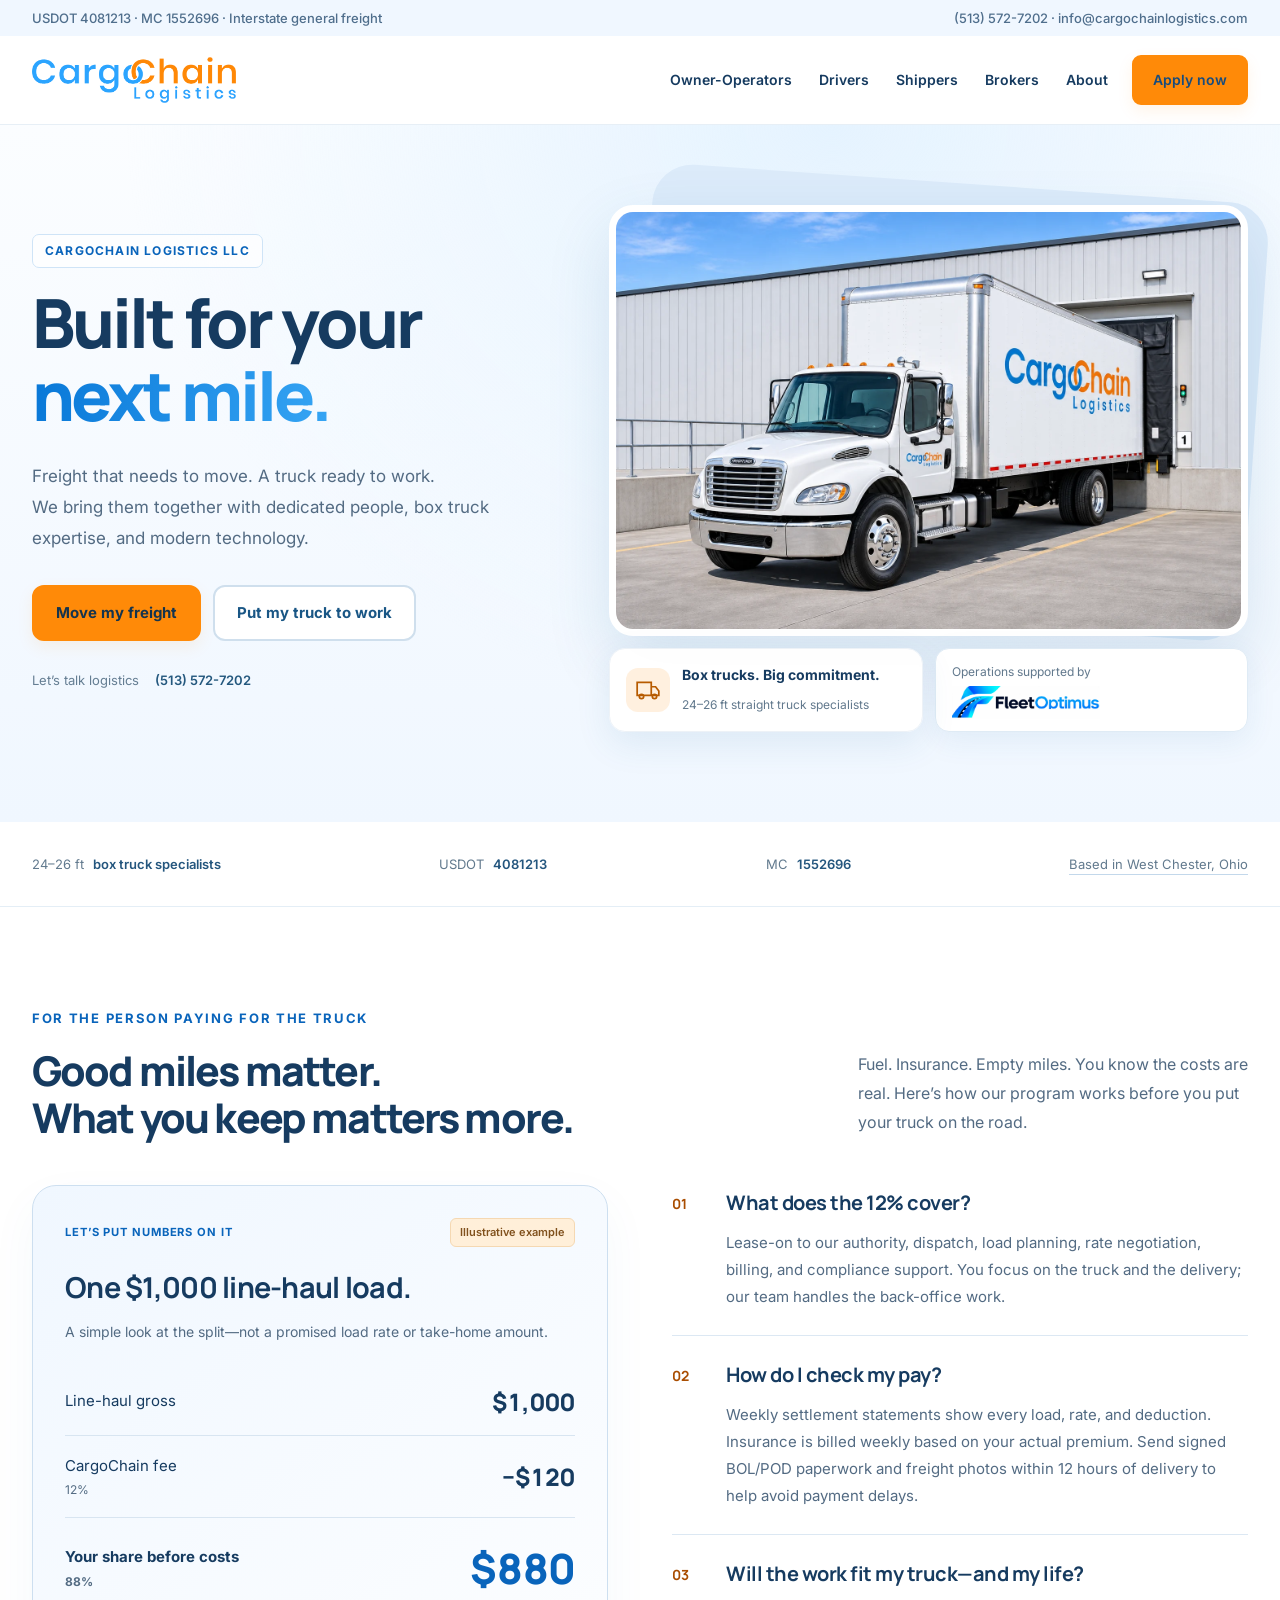
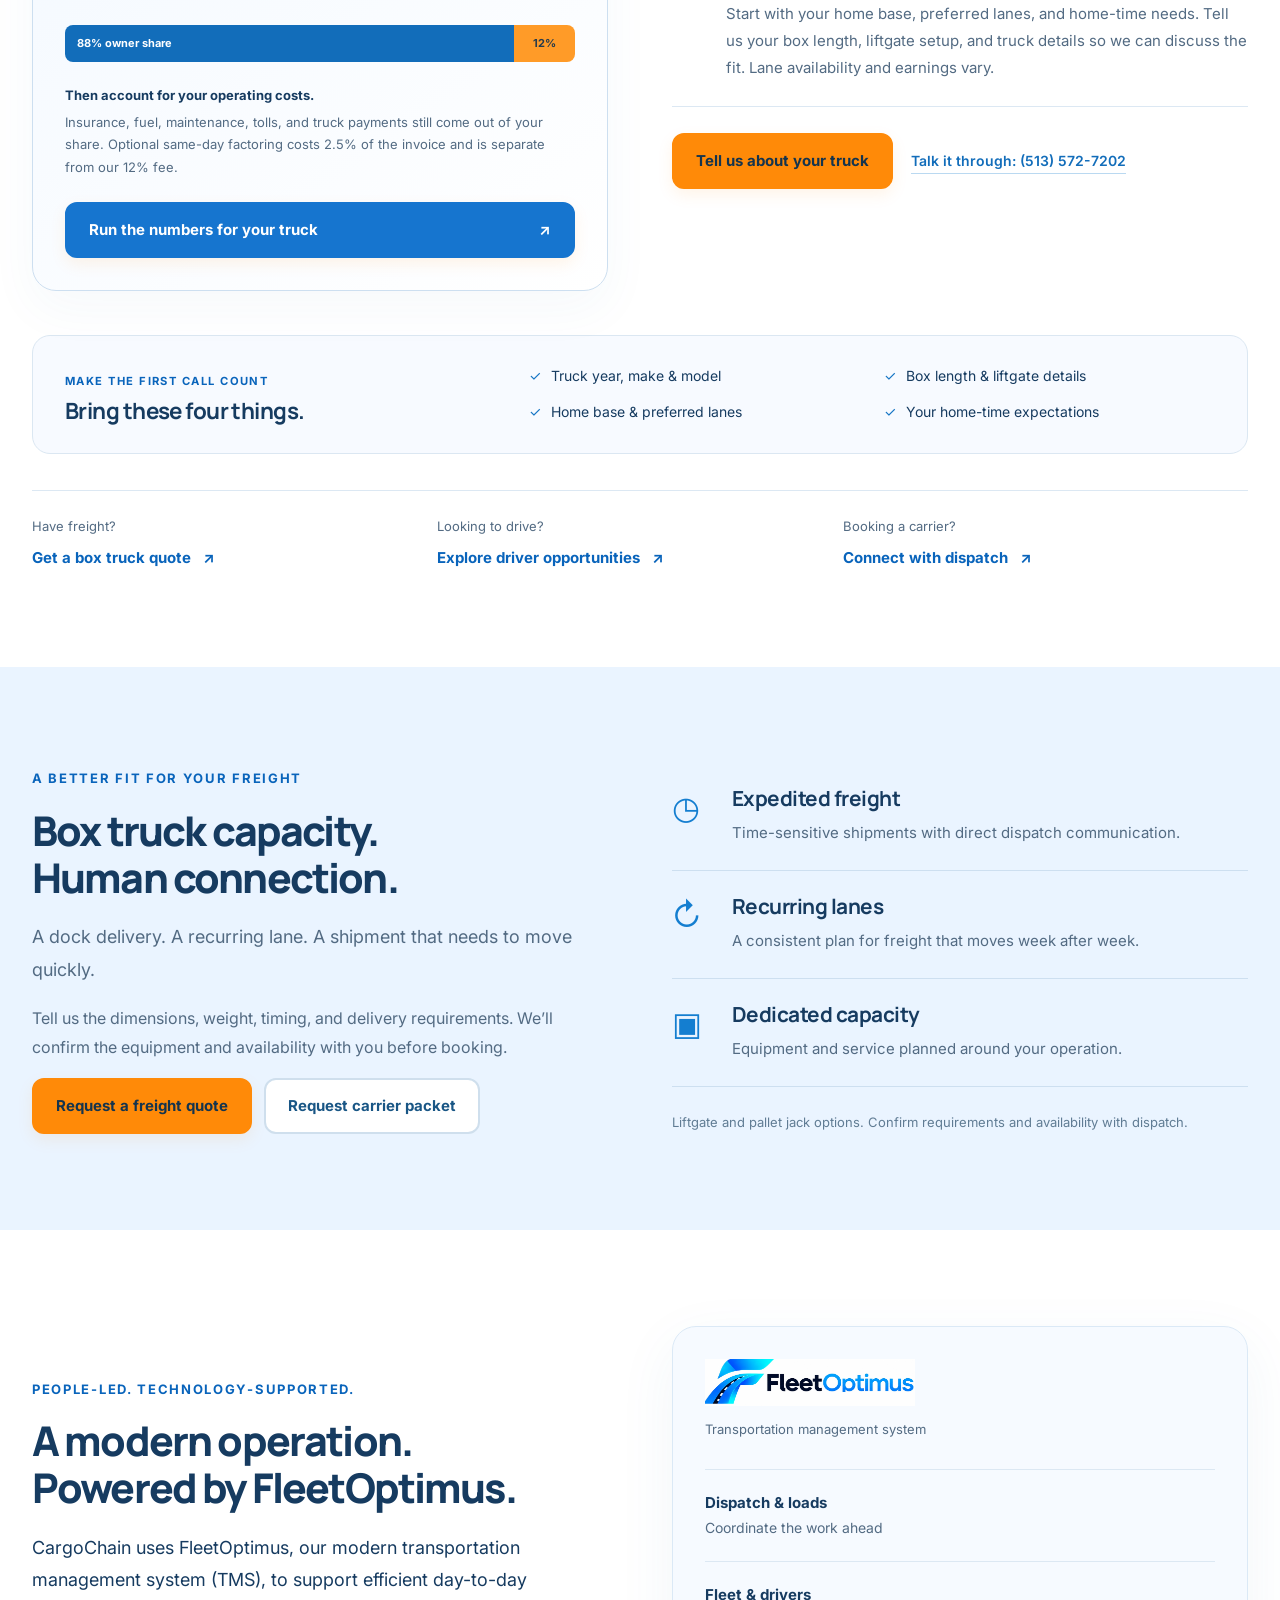
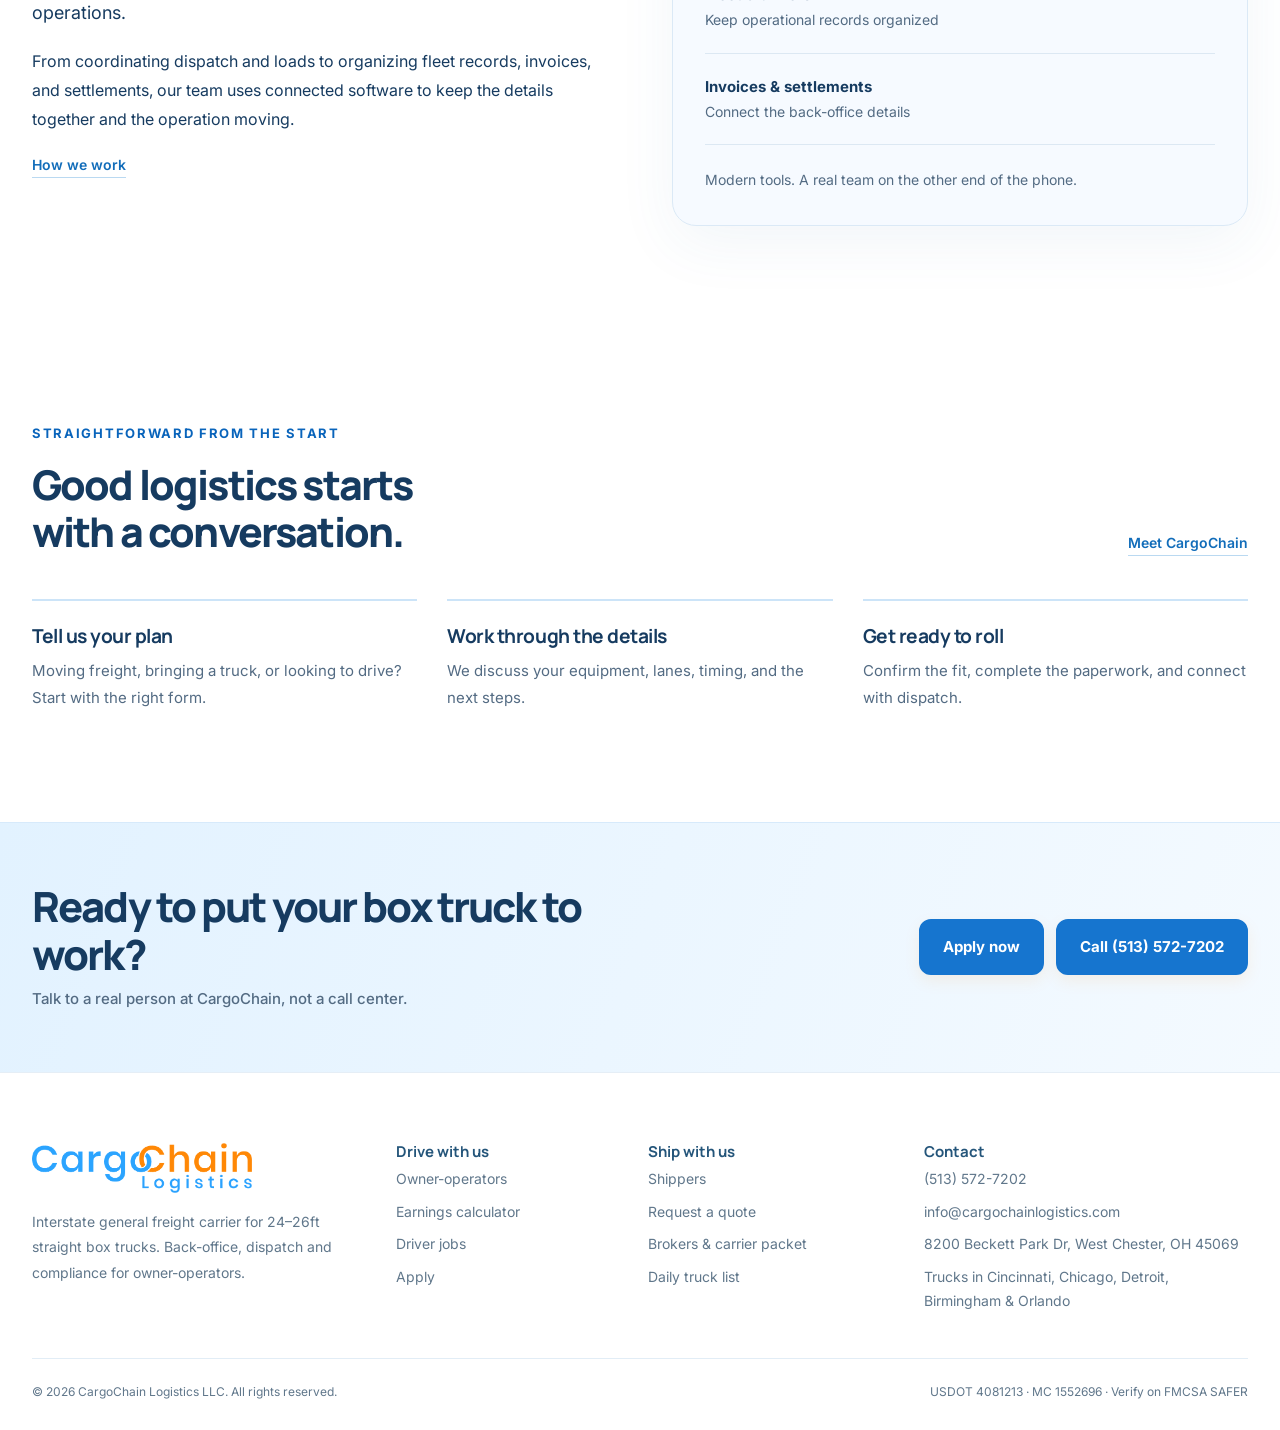
<file: index.html>
<!doctype html>
<html lang="en">
<head>
<meta charset="utf-8">
<meta name="viewport" content="width=device-width, initial-scale=1">
<title>CargoChain Logistics | 26ft Box Truck Carrier &amp; Owner-Operator Back Office</title>
<meta name="description" content="CargoChain Logistics LLC is an interstate box truck carrier. Owner-operators with 24–26ft straight trucks get loads, dispatch, billing and compliance handled. Shippers and brokers get reliable box truck capacity.">
<link rel="canonical" href="https://cargochainlogistics.com/">
<meta property="og:type" content="website">
<meta property="og:title" content="CargoChain Logistics | Box truck transportation. A team behind every mile.">
<meta property="og:description" content="Owner-operators drive. We handle loads, dispatch, billing and compliance. Box truck capacity for shippers and brokers.">
<meta property="og:url" content="https://cargochainlogistics.com/">
<meta property="og:image" content="https://cargochainlogistics.com/assets/logo-full.png">
<meta name="theme-color" content="#ffffff">
<link rel="icon" href="assets/favicon.png" type="image/png">
<link rel="apple-touch-icon" href="assets/apple-touch-icon.png">
<link rel="preconnect" href="https://fonts.googleapis.com">
<link rel="preconnect" href="https://fonts.gstatic.com" crossorigin>
<link href="https://fonts.googleapis.com/css2?family=Inter:wght@400;500;600;700&family=Manrope:wght@400;500;600;700;800&display=swap" rel="stylesheet">
<link rel="stylesheet" href="assets/styles.css">
<script type="application/ld+json">
{
  "@context": "https://schema.org",
  "@type": "Organization",
  "name": "CargoChain Logistics LLC",
  "url": "https://cargochainlogistics.com/",
  "logo": "https://cargochainlogistics.com/assets/logo-full.png",
  "email": "info@cargochainlogistics.com",
  "telephone": "+1-513-572-7202",
  "address": { "@type": "PostalAddress", "streetAddress": "8200 Beckett Park Dr", "addressLocality": "West Chester", "addressRegion": "OH", "postalCode": "45069", "addressCountry": "US" },
  "identifier": [ { "@type": "PropertyValue", "propertyID": "USDOT", "value": "4081213" }, { "@type": "PropertyValue", "propertyID": "MC", "value": "1552696" } ],
  "description": "Interstate general freight carrier specializing in 24–26ft straight box trucks. Back-office, dispatch and compliance services for box truck owner-operators.",
  "areaServed": "US"
}
</script>
<link rel="stylesheet" href="assets/refresh.css">
<link rel="stylesheet" href="assets/light.css">
</head>
<body class="home">
<a class="skip" href="#main">Skip to content</a>

<div class="topbar"><div class="wrap">
  <span class="ids">USDOT 4081213 &middot; MC 1552696 &middot; Interstate general freight</span>
  <span><a href="tel:+15135727202">(513) 572-7202</a> &middot; <a href="mailto:info@cargochainlogistics.com">info@cargochainlogistics.com</a></span>
</div></div>

<header class="site-header"><div class="wrap">
  <a class="brand" href="index.html"><img src="assets/logo-word.png" width="708" height="163" alt="CargoChain Logistics"></a>
  <button type="button" class="menu-toggle" aria-controls="nav" aria-expanded="false">Menu</button>
  <nav id="nav" class="nav" aria-label="Main">
    <a href="owner-operators.html">Owner-Operators</a>
    <a href="drivers.html">Drivers</a>
    <a href="shippers.html">Shippers</a>
    <a href="brokers.html">Brokers</a>
    <a href="about.html">About</a>
    <a class="btn sm" href="owner-operators.html#apply">Apply now</a>
  </nav>
</div></header>

<main id="main">
<section class="hero home-hero">
  <div class="wrap">
    <div class="hero-copy">
      <span class="eyebrow">CARGOCHAIN LOGISTICS LLC</span>
      <h1>Built for your<br><em>next mile.</em></h1>
      <p class="lead">Freight that needs to move. A truck ready to work.<br>We bring them together with dedicated people, box truck expertise, and modern technology.</p>
      <div class="btn-row"><a class="btn" href="shippers.html#quote">Move my freight</a><a class="btn ghost" href="owner-operators.html">Put my truck to work</a></div>
      <a class="hero-contact" href="tel:+15135727202">Let’s talk logistics <span>(513) 572-7202</span></a>
    </div>
    <div class="truck-scene"><div class="photo-frame"><img src="assets/cargochain-truck-branded.webp" width="1536" height="1024" alt="CargoChain-branded white Freightliner box truck with a polished chrome grille and bumper" fetchpriority="high"></div><div class="equipment-card"><span class="equipment-icon" aria-hidden="true"><svg viewBox="0 0 24 24" fill="none" stroke="currentColor" stroke-width="1.6"><path d="M2 5h13v12H2zM15 9h4l3 4v4h-7"/><circle cx="6" cy="18" r="2"/><circle cx="18" cy="18" r="2"/></svg></span><div><strong>Box trucks. Big commitment.</strong><span>24–26 ft straight truck specialists</span></div></div><a class="technology-chip" href="about.html#technology"><span>Operations supported by</span><img class="fleetoptimus-wordmark" src="assets/fleetoptimus-logo.webp" width="1640" height="370" alt="FleetOptimus"></a></div>
  </div>
</section>
<div class="credential-strip"><div class="wrap"><span>24–26 ft <b>box truck specialists</b></span><span>USDOT <b>4081213</b></span><span>MC <b>1552696</b></span><a href="about.html#contact">Based in West Chester, Ohio</a></div></div>

<section class="operator-reality" id="owner-operator-details" aria-labelledby="reality-title">
 <div class="wrap">
  <div class="section-heading-row"><div><span class="eyebrow">For the person paying for the truck</span><h2 id="reality-title">Good miles matter.<br>What you keep matters more.</h2></div><p>Fuel. Insurance. Empty miles. You know the costs are real. Here’s how our program works before you put your truck on the road.</p></div>
  <div class="operator-grid">
   <article class="load-breakdown" aria-labelledby="breakdown-title">
    <div class="breakdown-heading"><span class="eyebrow">Let’s put numbers on it</span><span class="example-label">Illustrative example</span></div>
    <h3 id="breakdown-title">One $1,000 line-haul load.</h3>
    <p class="breakdown-intro">A simple look at the split—not a promised load rate or take-home amount.</p>
    <dl class="load-math"><div><dt>Line-haul gross</dt><dd>$1,000</dd></div><div><dt>CargoChain fee <span>12%</span></dt><dd>−$120</dd></div><div class="load-remainder"><dt>Your share before costs <span>88%</span></dt><dd>$880</dd></div></dl>
    <div class="split-bar" aria-hidden="true"><span>88% owner share</span><span>12%</span></div>
    <p class="cost-note"><strong>Then account for your operating costs.</strong> Insurance, fuel, maintenance, tolls, and truck payments still come out of your share. Optional same-day factoring costs 2.5% of the invoice and is separate from our 12% fee.</p>
    <a class="btn dark" href="owner-operators.html#calculator">Run the numbers for your truck <span aria-hidden="true">↗</span></a>
   </article>
   <div class="operator-answers">
    <article><span class="answer-number" aria-hidden="true">01</span><div><h3>What does the 12% cover?</h3><p>Lease-on to our authority, dispatch, load planning, rate negotiation, billing, and compliance support. You focus on the truck and the delivery; our team handles the back-office work.</p></div></article>
    <article><span class="answer-number" aria-hidden="true">02</span><div><h3>How do I check my pay?</h3><p>Weekly settlement statements show every load, rate, and deduction. Insurance is billed weekly based on your actual premium. Send signed BOL/POD paperwork and freight photos within 12 hours of delivery to help avoid payment delays.</p></div></article>
    <article><span class="answer-number" aria-hidden="true">03</span><div><h3>Will the work fit my truck—and my life?</h3><p>Start with your home base, preferred lanes, and home-time needs. Tell us your box length, liftgate setup, and truck details so we can discuss the fit. Lane availability and earnings vary.</p></div></article>
    <div class="operator-contact"><a class="btn" href="owner-operators.html#apply">Tell us about your truck</a><a class="text-link" href="tel:+15135727202">Talk it through: (513) 572-7202</a></div>
   </div>
  </div>
  <div class="before-call"><div><span class="eyebrow">Make the first call count</span><h3>Bring these four things.</h3></div><ul><li><span aria-hidden="true">✓</span> Truck year, make &amp; model</li><li><span aria-hidden="true">✓</span> Box length &amp; liftgate details</li><li><span aria-hidden="true">✓</span> Home base &amp; preferred lanes</li><li><span aria-hidden="true">✓</span> Your home-time expectations</li></ul></div>
  <nav class="other-paths" aria-label="Other ways to work with CargoChain"><a href="shippers.html"><span>Have freight?</span><strong>Get a box truck quote <span aria-hidden="true">↗</span></strong></a><a href="drivers.html"><span>Looking to drive?</span><strong>Explore driver opportunities <span aria-hidden="true">↗</span></strong></a><a href="brokers.html"><span>Booking a carrier?</span><strong>Connect with dispatch <span aria-hidden="true">↗</span></strong></a></nav>
 </div>
</section>
<section class="section-dark network-section">
 <div class="wrap split"><div><span class="eyebrow">A better fit for your freight</span><h2>Box truck capacity.<br>Human connection.</h2><p class="section-lead">A dock delivery. A recurring lane. A shipment that needs to move quickly.</p><p>Tell us the dimensions, weight, timing, and delivery requirements. We’ll confirm the equipment and availability with you before booking.</p><div class="btn-row"><a class="btn" href="shippers.html#quote">Request a freight quote</a><a class="btn ghost" href="brokers.html#packet-request">Request carrier packet</a></div></div>
 <div class="service-list"><article><span class="service-mark" aria-hidden="true">◷</span><div><h3>Expedited freight</h3><p>Time-sensitive shipments with direct dispatch communication.</p></div></article><article><span class="service-mark" aria-hidden="true">↻</span><div><h3>Recurring lanes</h3><p>A consistent plan for freight that moves week after week.</p></div></article><article><span class="service-mark" aria-hidden="true">▣</span><div><h3>Dedicated capacity</h3><p>Equipment and service planned around your operation.</p></div></article><p class="availability-note">Liftgate and pallet jack options. Confirm requirements and availability with dispatch.</p></div>
 </div>
</section>
<section class="technology-section"><div class="wrap split"><div><span class="eyebrow">People-led. Technology-supported.</span><h2>A modern operation.<br>Powered by FleetOptimus.</h2><p class="section-lead">CargoChain uses FleetOptimus, our modern transportation management system (TMS), to support efficient day-to-day operations.</p><p>From coordinating dispatch and loads to organizing fleet records, invoices, and settlements, our team uses connected software to keep the details together and the operation moving.</p><a class="text-link" href="about.html#technology">How we work</a></div><div class="tms-panel"><div class="tms-brand"><img class="fleetoptimus-wordmark" src="assets/fleetoptimus-logo.webp" width="1640" height="370" alt="FleetOptimus"><span>Transportation management system</span></div><div class="tms-functions"><div><b>Dispatch &amp; loads</b><span>Coordinate the work ahead</span></div><div><b>Fleet &amp; drivers</b><span>Keep operational records organized</span></div><div><b>Invoices &amp; settlements</b><span>Connect the back-office details</span></div></div><p>Modern tools. A real team on the other end of the phone.</p></div></div></section><section class="section-white"><div class="wrap"><div class="section-heading-row"><div><span class="eyebrow">Straightforward from the start</span><h2>Good logistics starts<br>with a conversation.</h2></div><a class="text-link" href="about.html">Meet CargoChain</a></div><div class="steps"><div class="step"><h3>Tell us your plan</h3><p>Moving freight, bringing a truck, or looking to drive? Start with the right form.</p></div><div class="step"><h3>Work through the details</h3><p>We discuss your equipment, lanes, timing, and the next steps.</p></div><div class="step"><h3>Get ready to roll</h3><p>Confirm the fit, complete the paperwork, and connect with dispatch.</p></div></div></div></section>
</main>

<div class="cta-band"><div class="wrap">
  <div><h2>Ready to put your box truck to work?</h2><p>Talk to a real person at CargoChain, not a call center.</p></div>
  <div class="btn-row"><a class="btn dark" href="owner-operators.html#apply">Apply now</a><a class="btn dark" href="tel:+15135727202">Call (513) 572-7202</a></div>
</div></div>

<footer class="site-footer"><div class="wrap">
  <div class="foot-grid">
    <div>
      <a class="brand" href="index.html"><img src="assets/logo-word.png" width="708" height="163" alt="CargoChain Logistics"></a>
      <p style="margin-top:16px">Interstate general freight carrier for 24–26ft straight box trucks. Back-office, dispatch and compliance for owner-operators.</p>
    </div>
    <div><h4>Drive with us</h4><ul>
      <li><a href="owner-operators.html">Owner-operators</a></li>
      <li><a href="owner-operators.html#calculator">Earnings calculator</a></li>
      <li><a href="drivers.html">Driver jobs</a></li>
      <li><a href="owner-operators.html#apply">Apply</a></li>
    </ul></div>
    <div><h4>Ship with us</h4><ul>
      <li><a href="shippers.html">Shippers</a></li>
      <li><a href="shippers.html#quote">Request a quote</a></li>
      <li><a href="brokers.html">Brokers &amp; carrier packet</a></li>
      <li><a href="brokers.html#truck-list">Daily truck list</a></li>
    </ul></div>
    <div><h4>Contact</h4><ul>
      <li><a href="tel:+15135727202">(513) 572-7202</a></li>
      <li><a href="mailto:info@cargochainlogistics.com">info@cargochainlogistics.com</a></li>
      <li>8200 Beckett Park Dr, West Chester, OH 45069</li>
      <li>Trucks in Cincinnati, Chicago, Detroit, Birmingham &amp; Orlando</li>
    </ul></div>
  </div>
  <div class="legal">
    <span>&copy; <span data-year>2026</span> CargoChain Logistics LLC. All rights reserved.</span>
    <span>USDOT 4081213 &middot; MC 1552696 &middot; <a href="https://safer.fmcsa.dot.gov/query.asp?searchtype=ANY&amp;query_type=queryCarrierSnapshot&amp;query_param=USDOT&amp;query_string=4081213" rel="noopener">Verify on FMCSA SAFER</a></span>
  </div>
</div></footer>
<script src="assets/site.js" defer></script>
</body>
</html>
</file>
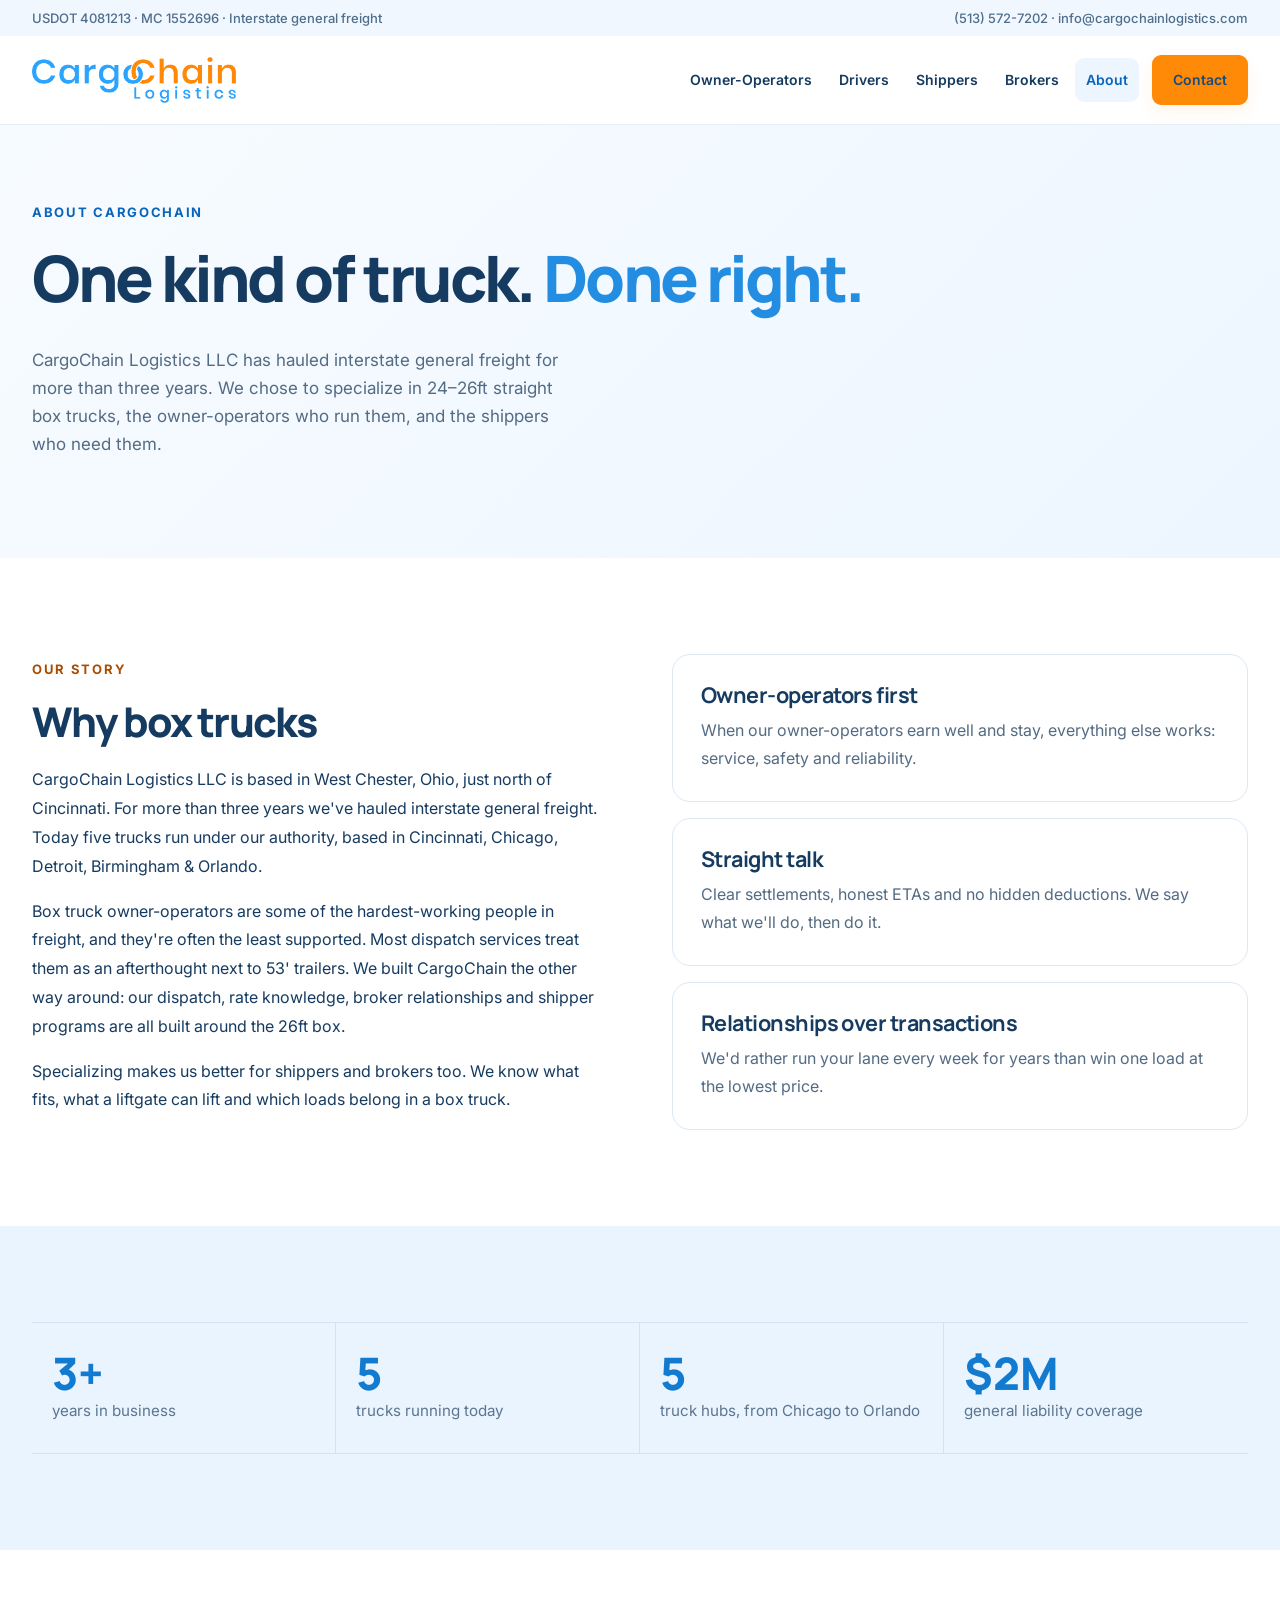
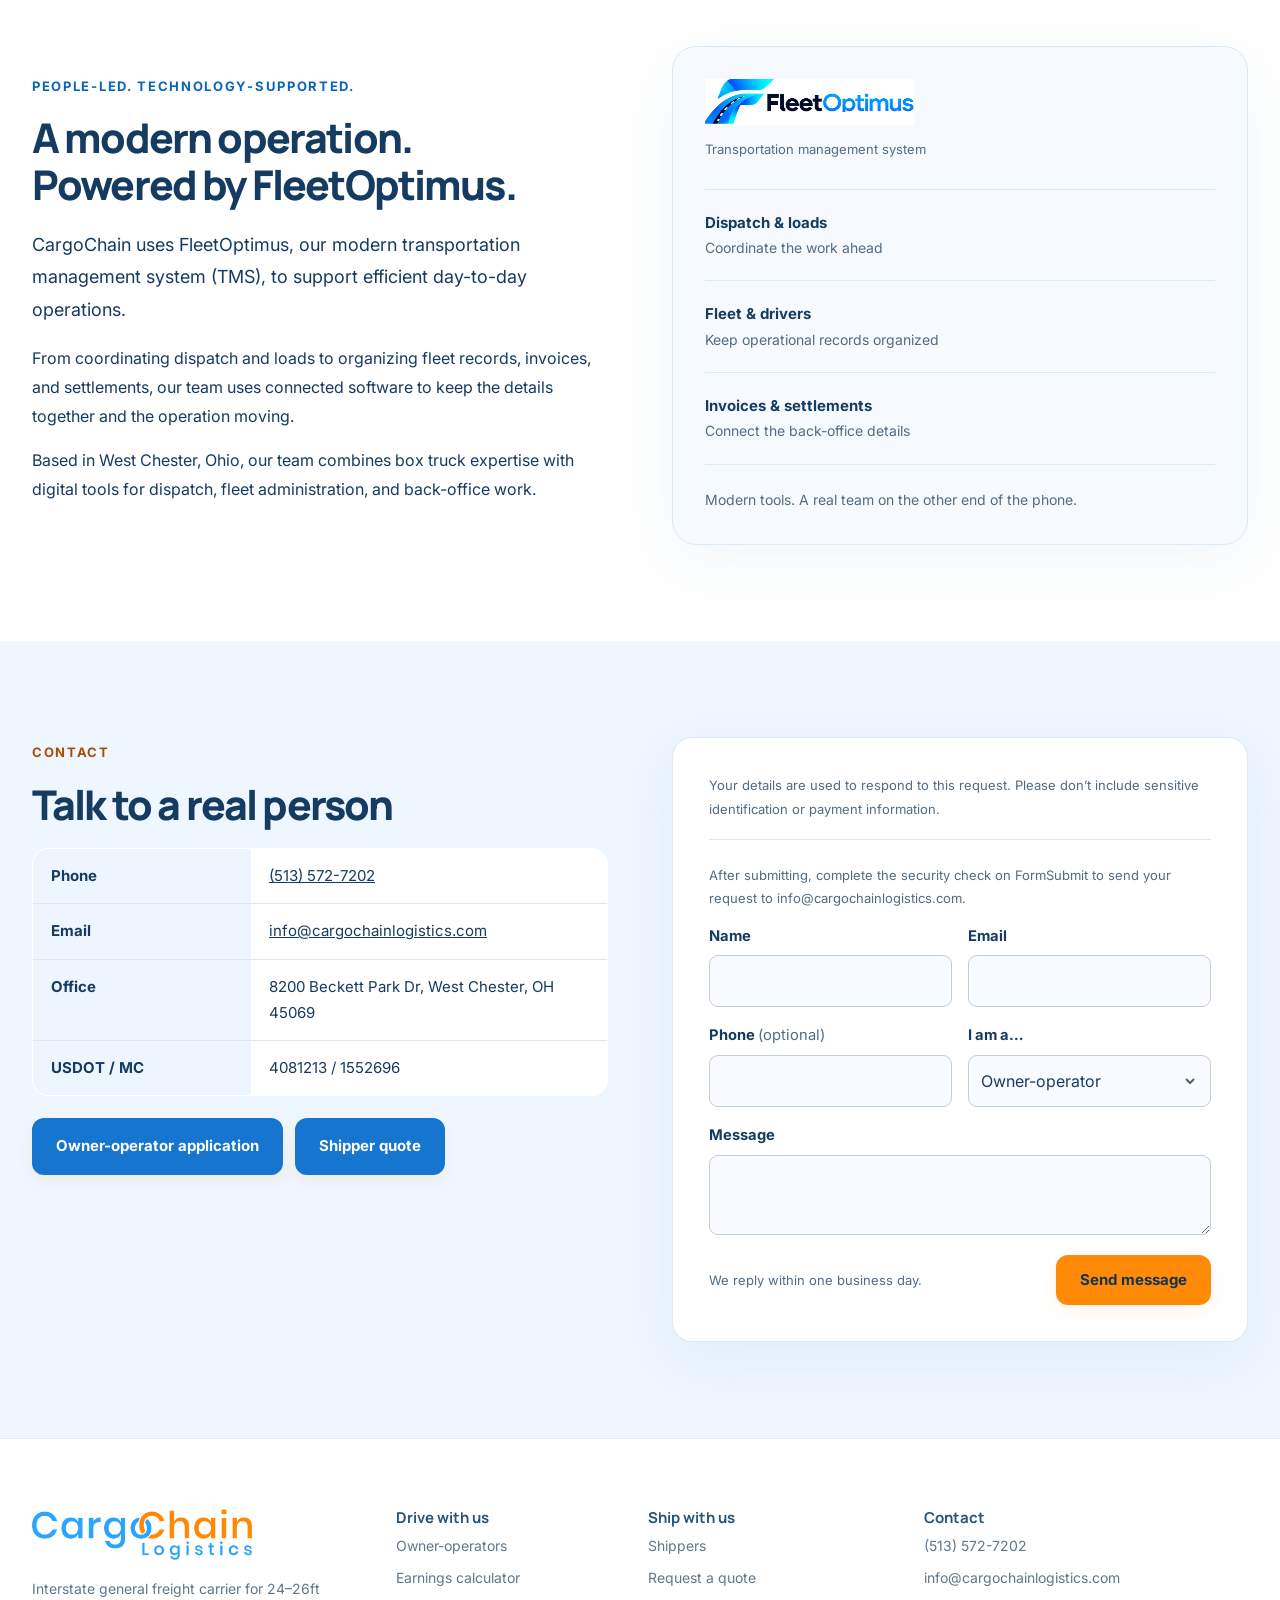
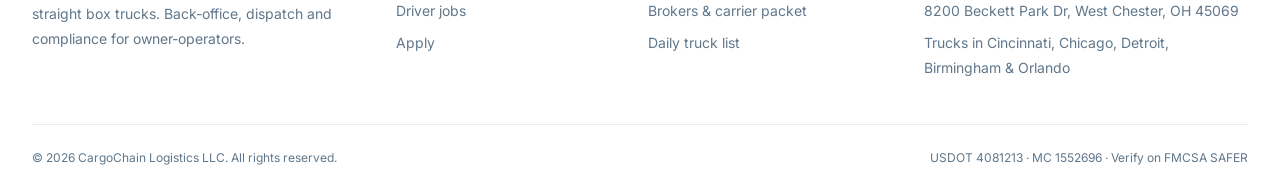
<file: about.html>
<!doctype html>
<html lang="en">
<head>
<meta charset="utf-8">
<meta name="viewport" content="width=device-width, initial-scale=1">
<title>About &amp; Contact | CargoChain Logistics</title>
<meta name="description" content="CargoChain Logistics LLC has been an interstate box truck carrier for 3+ years, focused only on 24–26ft straight trucks and the owner-operators who drive them.">
<link rel="canonical" href="https://cargochainlogistics.com/about.html">
<meta property="og:title" content="About CargoChain Logistics">
<meta property="og:url" content="https://cargochainlogistics.com/about.html">
<meta name="theme-color" content="#ffffff">
<link rel="icon" href="assets/favicon.png" type="image/png">
<link rel="apple-touch-icon" href="assets/apple-touch-icon.png">
<link rel="preconnect" href="https://fonts.googleapis.com">
<link rel="preconnect" href="https://fonts.gstatic.com" crossorigin>
<link href="https://fonts.googleapis.com/css2?family=Inter:wght@400;500;600;700&family=Manrope:wght@400;500;600;700;800&display=swap" rel="stylesheet">
<link rel="stylesheet" href="assets/styles.css">
<link rel="stylesheet" href="assets/refresh.css">
<link rel="stylesheet" href="assets/light.css">
</head>
<body>
<a class="skip" href="#main">Skip to content</a>

<div class="topbar"><div class="wrap">
  <span class="ids">USDOT 4081213 &middot; MC 1552696 &middot; Interstate general freight</span>
  <span><a href="tel:+15135727202">(513) 572-7202</a> &middot; <a href="mailto:info@cargochainlogistics.com">info@cargochainlogistics.com</a></span>
</div></div>

<header class="site-header"><div class="wrap">
  <a class="brand" href="index.html"><img src="assets/logo-word.png" width="708" height="163" alt="CargoChain Logistics"></a>
  <button type="button" class="menu-toggle" aria-controls="nav" aria-expanded="false">Menu</button>
  <nav id="nav" class="nav" aria-label="Main">
    <a href="owner-operators.html">Owner-Operators</a>
    <a href="drivers.html">Drivers</a>
    <a href="shippers.html">Shippers</a>
    <a href="brokers.html">Brokers</a>
    <a href="about.html" aria-current="page">About</a>
    <a class="btn sm" href="#contact">Contact</a>
  </nav>
</div></header>

<main id="main">

<section class="hero compact">
  <div class="wrap">
    <div>
      <span class="eyebrow">About CargoChain</span>
      <h1>One kind of truck. <em>Done right.</em></h1>
      <p class="lead">CargoChain Logistics LLC has hauled interstate general freight for more than three years. We chose to specialize in 24–26ft straight box trucks, the owner-operators who run them, and the shippers who need them.</p>
    </div>
  </div>
</section>

<section class="section-white">
  <div class="wrap split top">
    <div>
      <span class="eyebrow" style="color:var(--signal-dark)">Our story</span>
      <h2>Why box trucks</h2>
      <p>CargoChain Logistics LLC is based in West Chester, Ohio, just north of Cincinnati. For more than three years we've hauled interstate general freight. Today five trucks run under our authority, based in Cincinnati, Chicago, Detroit, Birmingham &amp; Orlando.</p>
      <p>Box truck owner-operators are some of the hardest-working people in freight, and they're often the least supported. Most dispatch services treat them as an afterthought next to 53' trailers. We built CargoChain the other way around: our dispatch, rate knowledge, broker relationships and shipper programs are all built around the 26ft box.</p>
      <p>Specializing makes us better for shippers and brokers too. We know what fits, what a liftgate can lift and which loads belong in a box truck.</p>
    </div>
    <div class="grid" style="gap:16px">
      <div class="card"><h3>Owner-operators first</h3><p>When our owner-operators earn well and stay, everything else works: service, safety and reliability.</p></div>
      <div class="card"><h3>Straight talk</h3><p>Clear settlements, honest ETAs and no hidden deductions. We say what we'll do, then do it.</p></div>
      <div class="card"><h3>Relationships over transactions</h3><p>We'd rather run your lane every week for years than win one load at the lowest price.</p></div>
    </div>
  </div>
</section>

<section class="section-dark">
  <div class="wrap">
    <div class="stats">
      <div class="stat"><b>3+</b><span>years in business</span></div>
      <div class="stat"><b>5</b><span>trucks running today</span></div>
      <div class="stat"><b>5</b><span>truck hubs, from Chicago to Orlando</span></div>
      <div class="stat"><b>$2M</b><span>general liability coverage</span></div>
    </div>
  </div>
</section>

<section class="technology-section" id="technology"><div class="wrap split"><div><span class="eyebrow">People-led. Technology-supported.</span><h2>A modern operation.<br>Powered by FleetOptimus.</h2><p class="section-lead">CargoChain uses FleetOptimus, our modern transportation management system (TMS), to support efficient day-to-day operations.</p><p>From coordinating dispatch and loads to organizing fleet records, invoices, and settlements, our team uses connected software to keep the details together and the operation moving.</p><p>Based in West Chester, Ohio, our team combines box truck expertise with digital tools for dispatch, fleet administration, and back-office work.</p></div><div class="tms-panel"><div class="tms-brand"><img class="fleetoptimus-wordmark" src="assets/fleetoptimus-logo.webp" width="1640" height="370" alt="FleetOptimus"><span>Transportation management system</span></div><div class="tms-functions"><div><b>Dispatch &amp; loads</b><span>Coordinate the work ahead</span></div><div><b>Fleet &amp; drivers</b><span>Keep operational records organized</span></div><div><b>Invoices &amp; settlements</b><span>Connect the back-office details</span></div></div><p>Modern tools. A real team on the other end of the phone.</p></div></div></section><section class="section-alt" id="contact">
  <div class="wrap split top">
    <div>
      <span class="eyebrow" style="color:var(--signal-dark)">Contact</span>
      <h2>Talk to a real person</h2>
      <table class="spec">
        <tr><th>Phone</th><td><a href="tel:+15135727202">(513) 572-7202</a></td></tr>
        <tr><th>Email</th><td><a href="mailto:info@cargochainlogistics.com">info@cargochainlogistics.com</a></td></tr>
        <tr><th>Office</th><td>8200 Beckett Park Dr, West Chester, OH 45069</td></tr>
        <tr><th>USDOT / MC</th><td>4081213 / 1552696</td></tr>
      </table>
      <div class="btn-row" style="margin-top:22px">
        <a class="btn dark" href="owner-operators.html#apply">Owner-operator application</a>
        <a class="btn dark" href="shippers.html#quote">Shipper quote</a>
      </div>
    </div>
    <form class="form-card" data-form="General contact" action="https://formsubmit.co/info@cargochainlogistics.com" method="POST">
<input type="hidden" name="_subject" value="CargoChain website: General contact">
<input type="hidden" name="_template" value="table">
<input type="hidden" name="_url" value="https://cargochainlogistics.com/about.html">
      <p class="form-privacy">Your details are used to respond to this request. Please don’t include sensitive identification or payment information.</p><p class="form-security">After submitting, complete the security check on FormSubmit to send your request to info@cargochainlogistics.com.</p>
      <div class="form-grid">
        <div class="field"><label for="g-name">Name</label><input id="g-name" name="name" autocomplete="name" required></div>
        <div class="field"><label for="g-email">Email</label><input id="g-email" name="email" type="email" autocomplete="email" required></div>
        <div class="field"><label for="g-phone">Phone <span class="opt">(optional)</span></label><input id="g-phone" name="phone" type="tel" autocomplete="tel"></div>
        <div class="field"><label for="g-who">I am a…</label>
          <select id="g-who" name="i_am"><option>Owner-operator</option><option>Driver</option><option>Shipper</option><option>Freight broker</option><option>Other</option></select></div>
        <div class="field full"><label for="g-msg">Message</label><textarea id="g-msg" name="message" required></textarea></div>
      </div>
      <input class="hp" name="_honey" tabindex="-1" autocomplete="off" aria-hidden="true">
      <div class="form-foot"><small>We reply within one business day.</small><button class="btn" type="submit">Send message</button></div>
      <div class="form-status" role="status"></div>
    </form>
  </div>
</section>

</main>

<footer class="site-footer"><div class="wrap">
  <div class="foot-grid">
    <div>
      <a class="brand" href="index.html"><img src="assets/logo-word.png" width="708" height="163" alt="CargoChain Logistics"></a>
      <p style="margin-top:16px">Interstate general freight carrier for 24–26ft straight box trucks. Back-office, dispatch and compliance for owner-operators.</p>
    </div>
    <div><h4>Drive with us</h4><ul>
      <li><a href="owner-operators.html">Owner-operators</a></li>
      <li><a href="owner-operators.html#calculator">Earnings calculator</a></li>
      <li><a href="drivers.html">Driver jobs</a></li>
      <li><a href="owner-operators.html#apply">Apply</a></li>
    </ul></div>
    <div><h4>Ship with us</h4><ul>
      <li><a href="shippers.html">Shippers</a></li>
      <li><a href="shippers.html#quote">Request a quote</a></li>
      <li><a href="brokers.html">Brokers &amp; carrier packet</a></li>
      <li><a href="brokers.html#truck-list">Daily truck list</a></li>
    </ul></div>
    <div><h4>Contact</h4><ul>
      <li><a href="tel:+15135727202">(513) 572-7202</a></li>
      <li><a href="mailto:info@cargochainlogistics.com">info@cargochainlogistics.com</a></li>
      <li>8200 Beckett Park Dr, West Chester, OH 45069</li>
      <li>Trucks in Cincinnati, Chicago, Detroit, Birmingham &amp; Orlando</li>
    </ul></div>
  </div>
  <div class="legal">
    <span>&copy; <span data-year>2026</span> CargoChain Logistics LLC. All rights reserved.</span>
    <span>USDOT 4081213 &middot; MC 1552696 &middot; <a href="https://safer.fmcsa.dot.gov/query.asp?searchtype=ANY&amp;query_type=queryCarrierSnapshot&amp;query_param=USDOT&amp;query_string=4081213" rel="noopener">Verify on FMCSA SAFER</a></span>
  </div>
</div></footer>
<script src="assets/site.js" defer></script>
</body>
</html>
</file>
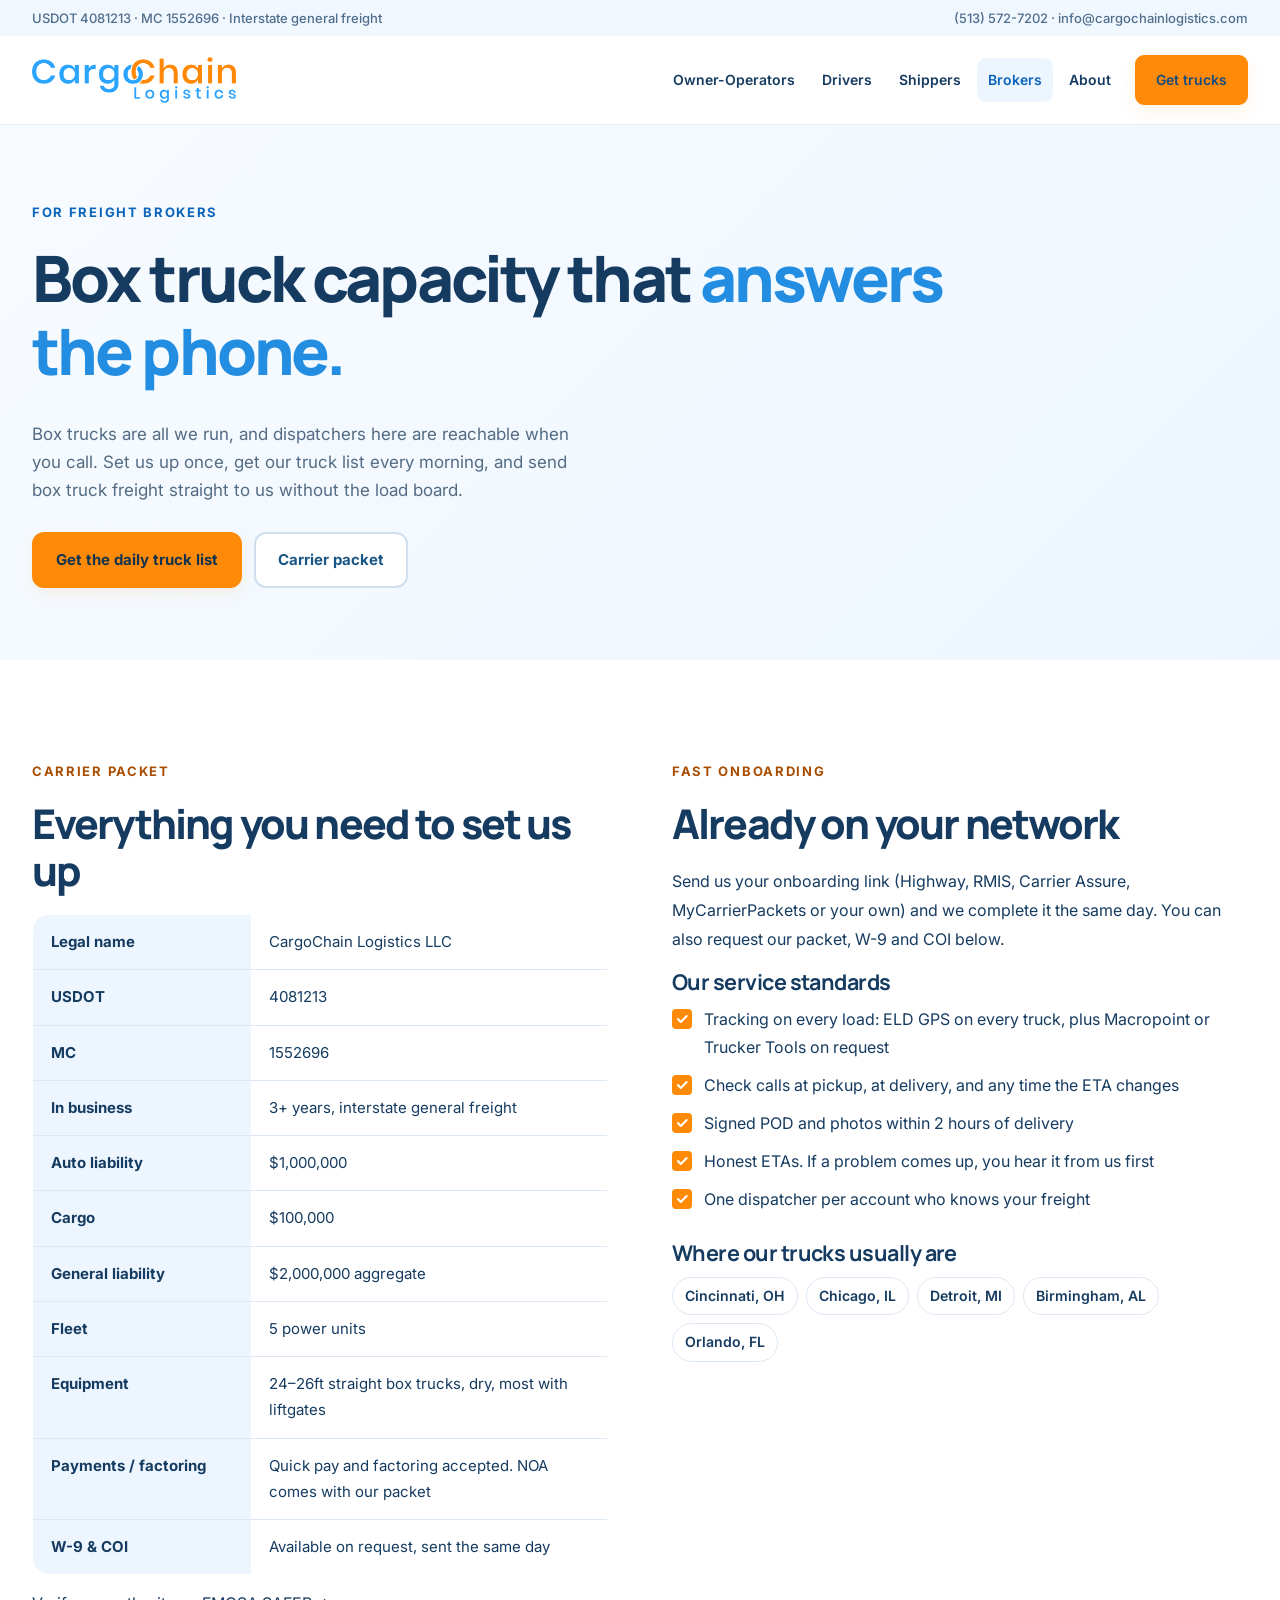
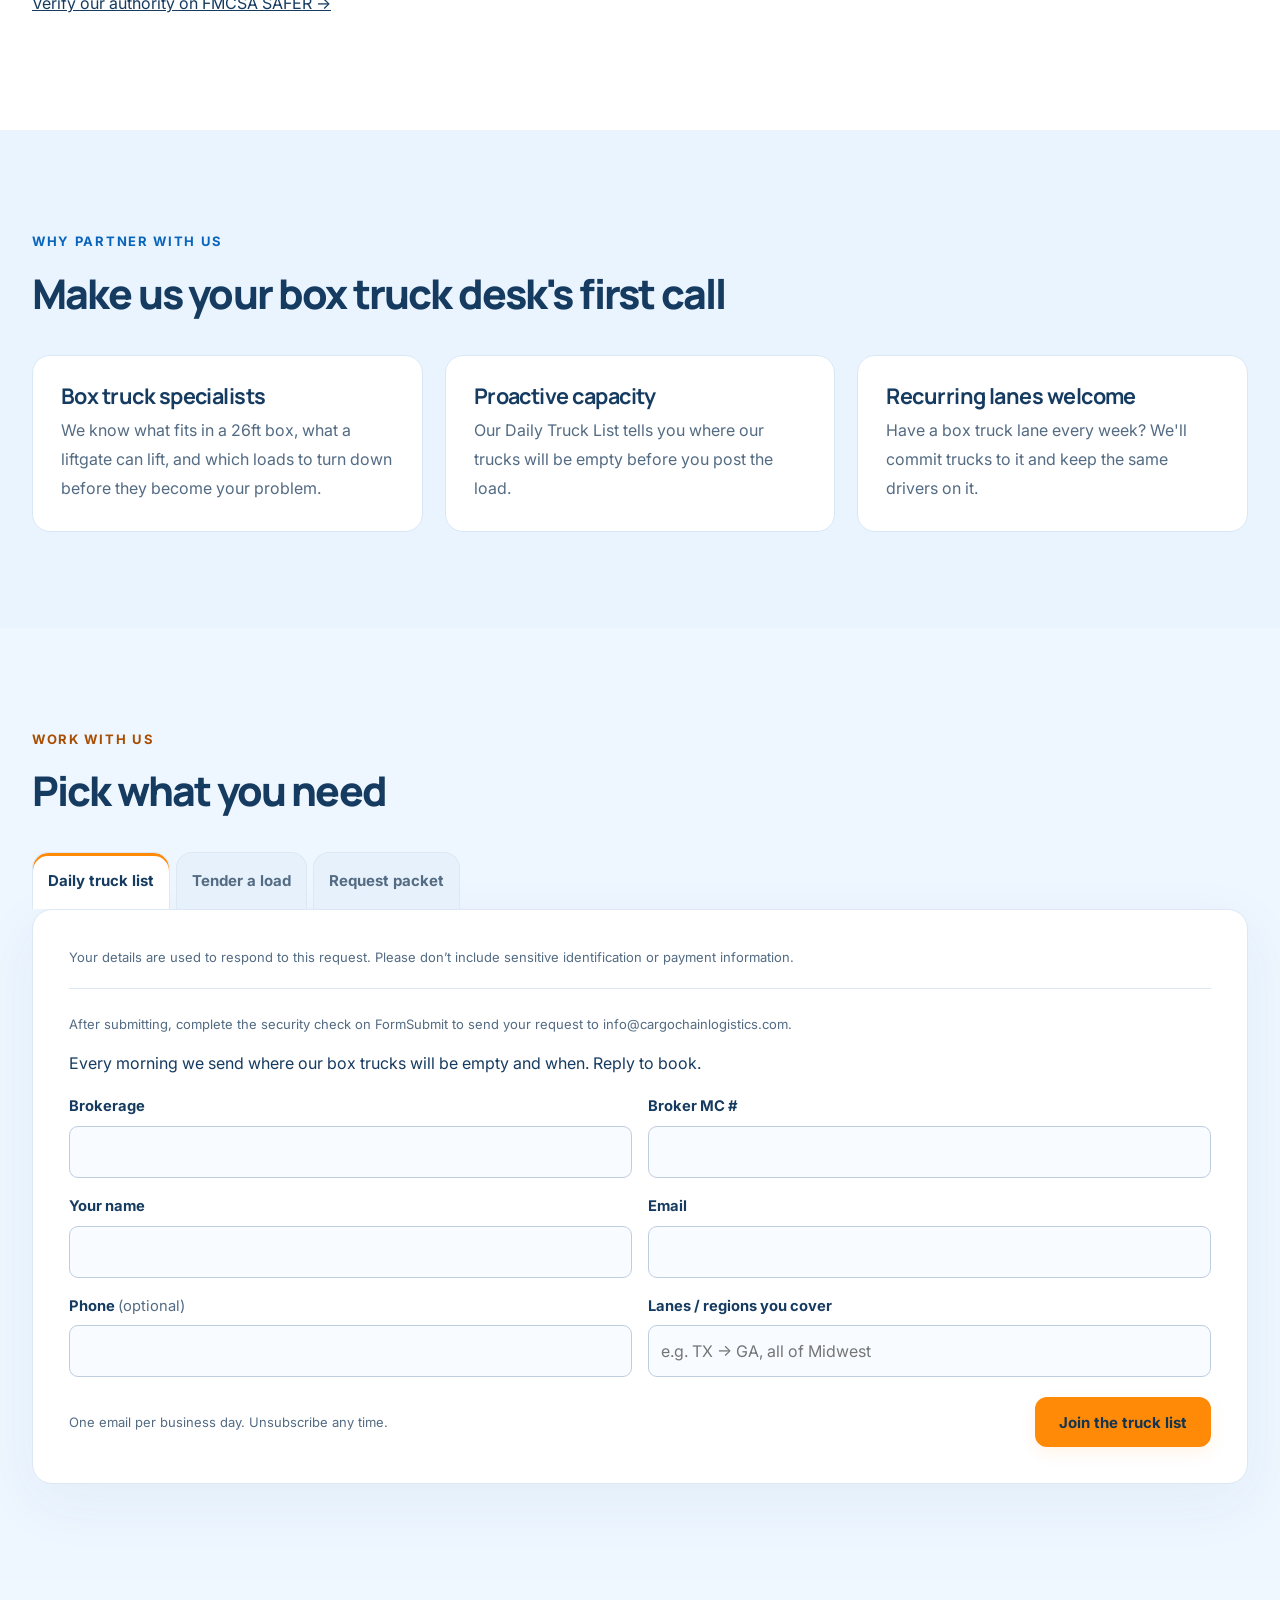
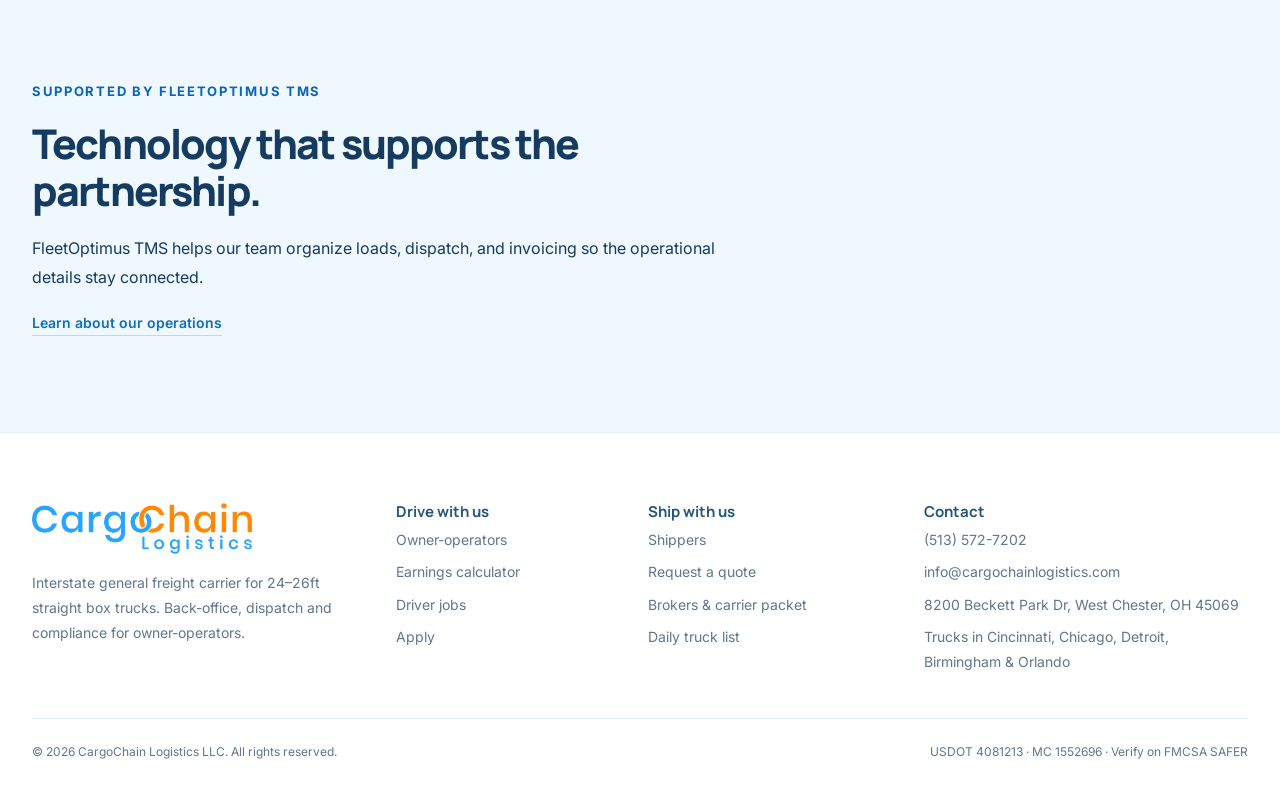
<file: brokers.html>
<!doctype html>
<html lang="en">
<head>
<meta charset="utf-8">
<meta name="viewport" content="width=device-width, initial-scale=1">
<title>Broker Partners &amp; Carrier Packet | CargoChain Logistics</title>
<meta name="description" content="Set up CargoChain Logistics as a carrier in minutes. 24–26ft liftgate box trucks, interstate. Carrier packet, insurance details, a daily truck list and direct load tenders for freight brokers.">
<link rel="canonical" href="https://cargochainlogistics.com/brokers.html">
<meta property="og:title" content="Broker Partners &amp; Carrier Packet | CargoChain Logistics">
<meta property="og:description" content="Box truck capacity that answers the phone. Set us up in minutes and get our daily truck list.">
<meta property="og:url" content="https://cargochainlogistics.com/brokers.html">
<meta name="theme-color" content="#ffffff">
<link rel="icon" href="assets/favicon.png" type="image/png">
<link rel="apple-touch-icon" href="assets/apple-touch-icon.png">
<link rel="preconnect" href="https://fonts.googleapis.com">
<link rel="preconnect" href="https://fonts.gstatic.com" crossorigin>
<link href="https://fonts.googleapis.com/css2?family=Inter:wght@400;500;600;700&family=Manrope:wght@400;500;600;700;800&display=swap" rel="stylesheet">
<link rel="stylesheet" href="assets/styles.css">
<link rel="stylesheet" href="assets/refresh.css">
<link rel="stylesheet" href="assets/light.css">
<noscript><style>.tabpanel[hidden]{display:block!important}.tablist{display:none}</style></noscript>
</head>
<body>
<a class="skip" href="#main">Skip to content</a>

<div class="topbar"><div class="wrap">
  <span class="ids">USDOT 4081213 &middot; MC 1552696 &middot; Interstate general freight</span>
  <span><a href="tel:+15135727202">(513) 572-7202</a> &middot; <a href="mailto:info@cargochainlogistics.com">info@cargochainlogistics.com</a></span>
</div></div>

<header class="site-header"><div class="wrap">
  <a class="brand" href="index.html"><img src="assets/logo-word.png" width="708" height="163" alt="CargoChain Logistics"></a>
  <button type="button" class="menu-toggle" aria-controls="nav" aria-expanded="false">Menu</button>
  <nav id="nav" class="nav" aria-label="Main">
    <a href="owner-operators.html">Owner-Operators</a>
    <a href="drivers.html">Drivers</a>
    <a href="shippers.html">Shippers</a>
    <a href="brokers.html" aria-current="page">Brokers</a>
    <a href="about.html">About</a>
    <a class="btn sm" href="#forms">Get trucks</a>
  </nav>
</div></header>

<main id="main">

<section class="hero compact">
  <div class="wrap">
    <div>
      <span class="eyebrow">For freight brokers</span>
      <h1>Box truck capacity that <em>answers the phone.</em></h1>
      <p class="lead">Box trucks are all we run, and dispatchers here are reachable when you call. Set us up once, get our truck list every morning, and send box truck freight straight to us without the load board.</p>
      <div class="btn-row">
        <a class="btn" href="#forms">Get the daily truck list</a>
        <a class="btn ghost" href="#packet">Carrier packet</a>
      </div>
    </div>
  </div>
</section>

<section class="section-white" id="packet">
  <div class="wrap split top">
    <div>
      <span class="eyebrow" style="color:var(--signal-dark)">Carrier packet</span>
      <h2>Everything you need to set us up</h2>
      <table class="spec">
        <tr><th>Legal name</th><td>CargoChain Logistics LLC</td></tr>
        <tr><th>USDOT</th><td>4081213</td></tr>
        <tr><th>MC</th><td>1552696</td></tr>
        <tr><th>In business</th><td>3+ years, interstate general freight</td></tr>
        <tr><th>Auto liability</th><td>$1,000,000</td></tr>
        <tr><th>Cargo</th><td>$100,000</td></tr>
        <tr><th>General liability</th><td>$2,000,000 aggregate</td></tr>
        <tr><th>Fleet</th><td>5 power units</td></tr>
        <tr><th>Equipment</th><td>24–26ft straight box trucks, dry, most with liftgates</td></tr>
        <tr><th>Payments / factoring</th><td>Quick pay and factoring accepted. NOA comes with our packet</td></tr>
        <tr><th>W-9 &amp; COI</th><td>Available on request, sent the same day</td></tr>
      </table>
      <p style="margin-top:14px"><a href="https://safer.fmcsa.dot.gov/query.asp?searchtype=ANY&amp;query_type=queryCarrierSnapshot&amp;query_param=USDOT&amp;query_string=4081213" rel="noopener">Verify our authority on FMCSA SAFER →</a></p>
    </div>
    <div>
      <span class="eyebrow" style="color:var(--signal-dark)">Fast onboarding</span>
      <h2>Already on your network</h2>
      <p>Send us your onboarding link (Highway, RMIS, Carrier Assure, MyCarrierPackets or your own) and we complete it the same day. You can also request our packet, W-9 and COI below.</p>
      <h3>Our service standards</h3>
      <ul class="checks">
        <li>Tracking on every load: ELD GPS on every truck, plus Macropoint or Trucker Tools on request</li>
        <li>Check calls at pickup, at delivery, and any time the ETA changes</li>
        <li>Signed POD and photos within 2 hours of delivery</li>
        <li>Honest ETAs. If a problem comes up, you hear it from us first</li>
        <li>One dispatcher per account who knows your freight</li>
      </ul>
      <h3 style="margin-top:28px">Where our trucks usually are</h3>
      <div class="pills"><span class="pill">Cincinnati, OH</span><span class="pill">Chicago, IL</span><span class="pill">Detroit, MI</span><span class="pill">Birmingham, AL</span><span class="pill">Orlando, FL</span></div>
    </div>
  </div>
</section>

<section class="section-dark">
  <div class="wrap">
    <div class="section-head"><span class="eyebrow">Why partner with us</span><h2>Make us your box truck desk's first call</h2></div>
    <div class="grid g3">
      <div class="card"><h3>Box truck specialists</h3><p>We know what fits in a 26ft box, what a liftgate can lift, and which loads to turn down before they become your problem.</p></div>
      <div class="card"><h3>Proactive capacity</h3><p>Our Daily Truck List tells you where our trucks will be empty before you post the load.</p></div>
      <div class="card"><h3>Recurring lanes welcome</h3><p>Have a box truck lane every week? We'll commit trucks to it and keep the same drivers on it.</p></div>
    </div>
  </div>
</section>

<section class="section-alt" id="forms">
  <div class="wrap">
    <div class="section-head"><span class="eyebrow" style="color:var(--signal-dark)">Work with us</span><h2>Pick what you need</h2></div>

    <div class="tabs" role="tablist" aria-label="Broker forms">
      <button class="tab" role="tab" id="t-list" aria-controls="truck-list" aria-selected="true">Daily truck list</button>
      <button class="tab" role="tab" id="t-tender" aria-controls="tender" aria-selected="false" tabindex="-1">Tender a load</button>
      <button class="tab" role="tab" id="t-packet" aria-controls="packet-request" aria-selected="false" tabindex="-1">Request packet</button>
    </div>

    <form class="form-card tabpanel" id="truck-list" role="tabpanel" aria-labelledby="t-list" data-form="Broker truck list signup" action="https://formsubmit.co/info@cargochainlogistics.com" method="POST">
<input type="hidden" name="_subject" value="CargoChain website: Broker truck list signup">
<input type="hidden" name="_template" value="table">
<input type="hidden" name="_url" value="https://cargochainlogistics.com/brokers.html">
      <p class="form-privacy">Your details are used to respond to this request. Please don’t include sensitive identification or payment information.</p><p class="form-security">After submitting, complete the security check on FormSubmit to send your request to info@cargochainlogistics.com.</p>
      <p>Every morning we send where our box trucks will be empty and when. Reply to book.</p>
      <div class="form-grid">
        <div class="field"><label for="l-company">Brokerage</label><input id="l-company" name="brokerage" required></div>
        <div class="field"><label for="l-mc">Broker MC #</label><input id="l-mc" name="broker_mc" required></div>
        <div class="field"><label for="l-name">Your name</label><input id="l-name" name="name" autocomplete="name" required></div>
        <div class="field"><label for="l-email">Email</label><input id="l-email" name="email" type="email" autocomplete="email" required></div>
        <div class="field"><label for="l-phone">Phone <span class="opt">(optional)</span></label><input id="l-phone" name="phone" type="tel" autocomplete="tel"></div>
        <div class="field"><label for="l-lanes">Lanes / regions you cover</label><input id="l-lanes" name="lanes" placeholder="e.g. TX → GA, all of Midwest"></div>
      </div>
      <input class="hp" name="_honey" tabindex="-1" autocomplete="off" aria-hidden="true">
      <div class="form-foot"><small>One email per business day. Unsubscribe any time.</small><button class="btn" type="submit">Join the truck list</button></div>
      <div class="form-status" role="status"></div>
    </form>

    <form class="form-card tabpanel" id="tender" role="tabpanel" aria-labelledby="t-tender" data-form="Broker load tender" hidden action="https://formsubmit.co/info@cargochainlogistics.com" method="POST">
<input type="hidden" name="_subject" value="CargoChain website: Broker load tender">
<input type="hidden" name="_template" value="table">
<input type="hidden" name="_url" value="https://cargochainlogistics.com/brokers.html">
      <p class="form-privacy">Your details are used to respond to this request. Please don’t include sensitive identification or payment information.</p><p class="form-security">After submitting, complete the security check on FormSubmit to send your request to info@cargochainlogistics.com.</p>
      <p>Have box truck freight? Send it straight to our dispatch. We reply with availability and a rate.</p>
      <div class="form-grid">
        <div class="field"><label for="t-company">Brokerage</label><input id="t-company" name="brokerage" required></div>
        <div class="field"><label for="t-contact">Your name &amp; phone</label><input id="t-contact" name="contact" required></div>
        <div class="field"><label for="t-email">Email</label><input id="t-email" name="email" type="email" required></div>
        <div class="field"><label for="t-rate">Offered rate <span class="opt">(optional)</span></label><input id="t-rate" name="offered_rate" placeholder="$"></div>
        <div class="field"><label for="t-pu">Pickup city, ST &amp; date/time</label><input id="t-pu" name="pickup" required></div>
        <div class="field"><label for="t-del">Delivery city, ST &amp; date/time</label><input id="t-del" name="delivery" required></div>
        <div class="field"><label for="t-wt">Weight / pallets</label><input id="t-wt" name="weight_pallets" required></div>
        <div class="field"><label for="t-recur">Recurring?</label><select id="t-recur" name="recurring"><option>One-time</option><option>Weekly</option><option>Multiple per week</option></select></div>
        <div class="field full"><span class="legend">Requirements</span>
          <div class="choices">
            <label><input type="checkbox" name="requirements" value="Liftgate"> Liftgate</label>
            <label><input type="checkbox" name="requirements" value="Pallet jack"> Pallet jack</label>
            <label><input type="checkbox" name="requirements" value="Driver assist"> Driver assist</label>
            <label><input type="checkbox" name="requirements" value="Team"> Team</label>
          </div>
        </div>
        <div class="field full"><label for="t-notes">Notes</label><textarea id="t-notes" name="notes"></textarea></div>
      </div>
      <input class="hp" name="_honey" tabindex="-1" autocomplete="off" aria-hidden="true">
      <div class="form-foot"><small>For loads that need to move today, call <a href="tel:+15135727202">(513) 572-7202</a>.</small><button class="btn" type="submit">Send load</button></div>
      <div class="form-status" role="status"></div>
    </form>

    <form class="form-card tabpanel" id="packet-request" role="tabpanel" aria-labelledby="t-packet" data-form="Carrier packet request" hidden action="https://formsubmit.co/info@cargochainlogistics.com" method="POST">
<input type="hidden" name="_subject" value="CargoChain website: Carrier packet request">
<input type="hidden" name="_template" value="table">
<input type="hidden" name="_url" value="https://cargochainlogistics.com/brokers.html">
      <p class="form-privacy">Your details are used to respond to this request. Please don’t include sensitive identification or payment information.</p><p class="form-security">After submitting, complete the security check on FormSubmit to send your request to info@cargochainlogistics.com.</p>
      <p>Need our signed packet, W-9 or a certificate of insurance naming you as certificate holder? Tell us where to send it.</p>
      <div class="form-grid">
        <div class="field"><label for="p-company">Brokerage</label><input id="p-company" name="brokerage" required></div>
        <div class="field"><label for="p-mc">Broker MC #</label><input id="p-mc" name="broker_mc"></div>
        <div class="field"><label for="p-name">Your name</label><input id="p-name" name="name" required></div>
        <div class="field"><label for="p-email">Email</label><input id="p-email" name="email" type="email" required></div>
        <div class="field full"><span class="legend">Send me</span>
          <div class="choices">
            <label><input type="checkbox" name="documents" value="Carrier packet" checked> Carrier packet</label>
            <label><input type="checkbox" name="documents" value="W-9" checked> W-9</label>
            <label><input type="checkbox" name="documents" value="COI" checked> COI</label>
            <label><input type="checkbox" name="documents" value="Authority letter"> Authority letter</label>
          </div>
        </div>
        <div class="field full"><label for="p-link">Your onboarding link <span class="opt">(optional)</span></label><input id="p-link" name="onboarding_link" type="url" placeholder="https://"></div>
      </div>
      <input class="hp" name="_honey" tabindex="-1" autocomplete="off" aria-hidden="true">
      <div class="form-foot"><small>Documents are usually sent the same business day.</small><button class="btn" type="submit">Request documents</button></div>
      <div class="form-status" role="status"></div>
    </form>
  </div>
</section>

<section class="tech-callout"><div class="wrap"><span class="eyebrow">Supported by FleetOptimus TMS</span><h2>Technology that supports the partnership.</h2><p>FleetOptimus TMS helps our team organize loads, dispatch, and invoicing so the operational details stay connected.</p><a class="text-link" href="about.html#technology">Learn about our operations</a></div></section>
</main>

<footer class="site-footer"><div class="wrap">
  <div class="foot-grid">
    <div>
      <a class="brand" href="index.html"><img src="assets/logo-word.png" width="708" height="163" alt="CargoChain Logistics"></a>
      <p style="margin-top:16px">Interstate general freight carrier for 24–26ft straight box trucks. Back-office, dispatch and compliance for owner-operators.</p>
    </div>
    <div><h4>Drive with us</h4><ul>
      <li><a href="owner-operators.html">Owner-operators</a></li>
      <li><a href="owner-operators.html#calculator">Earnings calculator</a></li>
      <li><a href="drivers.html">Driver jobs</a></li>
      <li><a href="owner-operators.html#apply">Apply</a></li>
    </ul></div>
    <div><h4>Ship with us</h4><ul>
      <li><a href="shippers.html">Shippers</a></li>
      <li><a href="shippers.html#quote">Request a quote</a></li>
      <li><a href="brokers.html">Brokers &amp; carrier packet</a></li>
      <li><a href="brokers.html#truck-list">Daily truck list</a></li>
    </ul></div>
    <div><h4>Contact</h4><ul>
      <li><a href="tel:+15135727202">(513) 572-7202</a></li>
      <li><a href="mailto:info@cargochainlogistics.com">info@cargochainlogistics.com</a></li>
      <li>8200 Beckett Park Dr, West Chester, OH 45069</li>
      <li>Trucks in Cincinnati, Chicago, Detroit, Birmingham &amp; Orlando</li>
    </ul></div>
  </div>
  <div class="legal">
    <span>&copy; <span data-year>2026</span> CargoChain Logistics LLC. All rights reserved.</span>
    <span>USDOT 4081213 &middot; MC 1552696 &middot; <a href="https://safer.fmcsa.dot.gov/query.asp?searchtype=ANY&amp;query_type=queryCarrierSnapshot&amp;query_param=USDOT&amp;query_string=4081213" rel="noopener">Verify on FMCSA SAFER</a></span>
  </div>
</div></footer>
<script src="assets/site.js" defer></script>
</body>
</html>
</file>
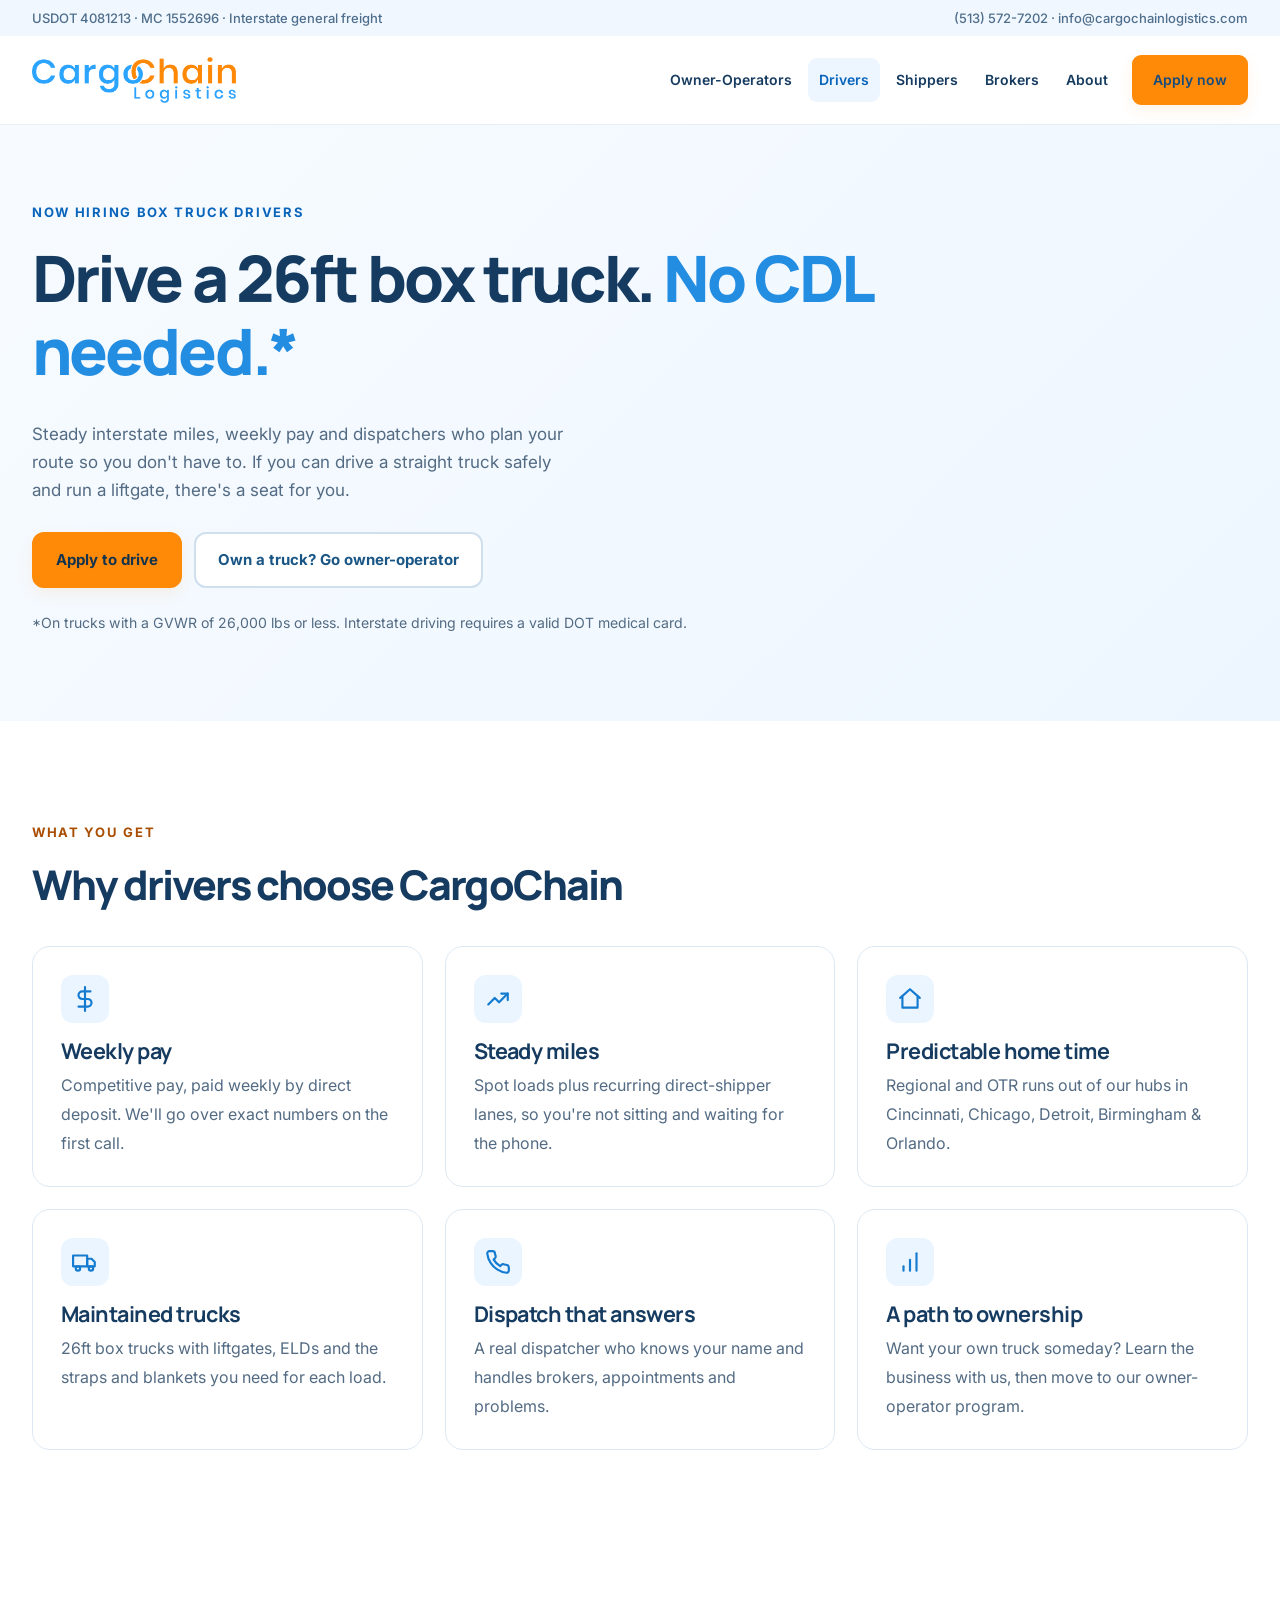
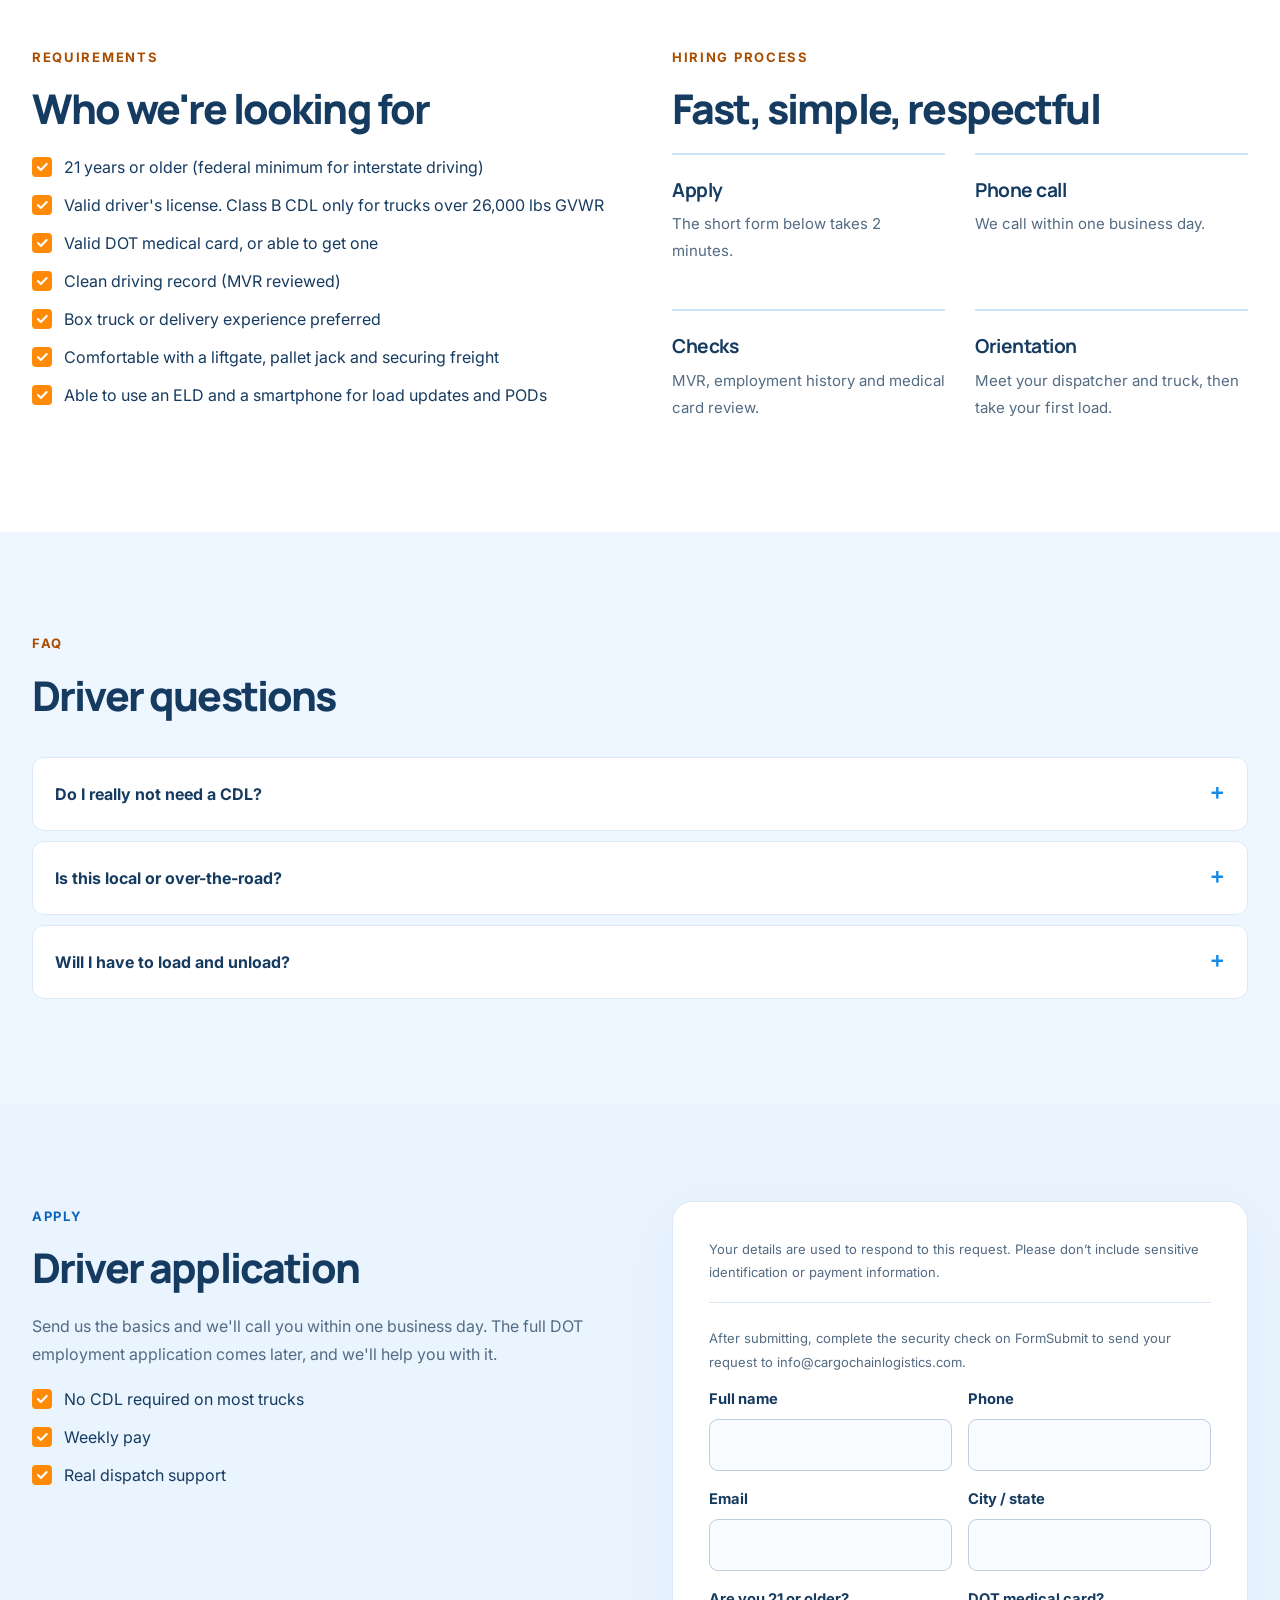
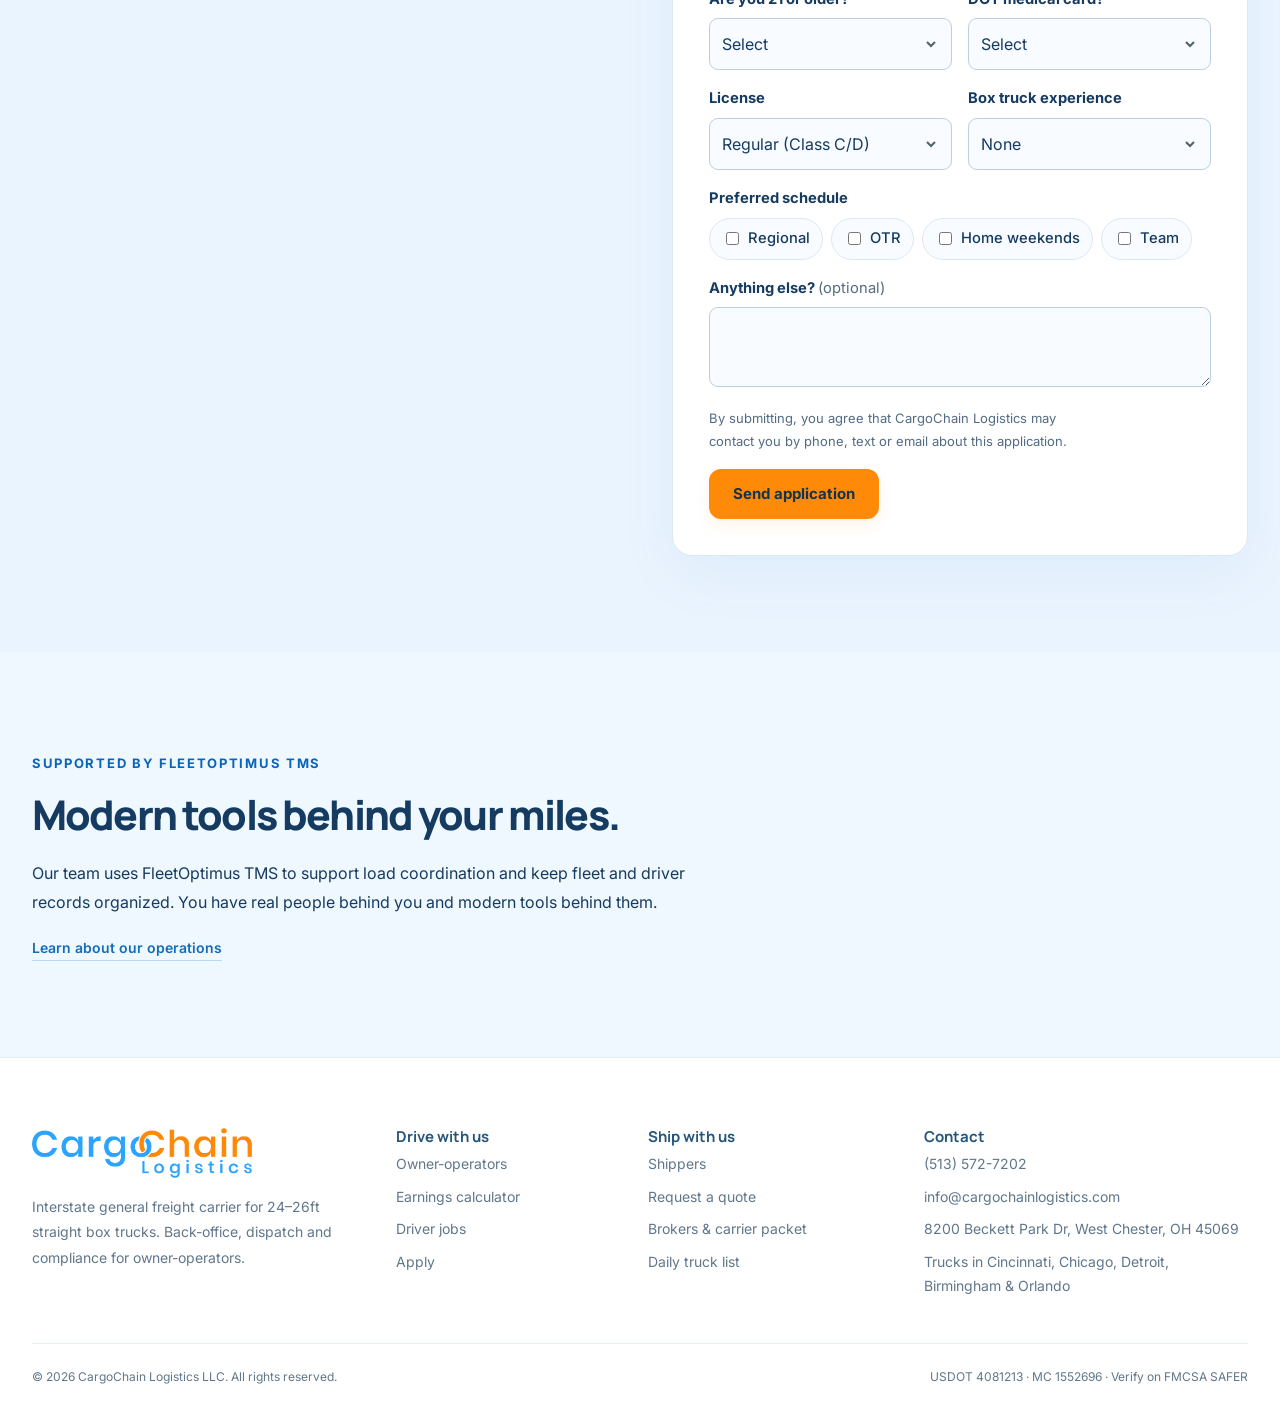
<file: drivers.html>
<!doctype html>
<html lang="en">
<head>
<meta charset="utf-8">
<meta name="viewport" content="width=device-width, initial-scale=1">
<title>Box Truck Driver Jobs, No CDL Required | CargoChain Logistics</title>
<meta name="description" content="Drive a 26ft box truck with CargoChain Logistics. No CDL needed on trucks of 26,000 lbs GVWR or less. Steady interstate miles, weekly pay and a dispatch team that has your back.">
<link rel="canonical" href="https://cargochainlogistics.com/drivers.html">
<meta property="og:title" content="Box Truck Driver Jobs | CargoChain Logistics">
<meta property="og:description" content="Steady interstate miles in 26ft box trucks. No CDL required on most trucks.">
<meta property="og:url" content="https://cargochainlogistics.com/drivers.html">
<meta name="theme-color" content="#ffffff">
<link rel="icon" href="assets/favicon.png" type="image/png">
<link rel="apple-touch-icon" href="assets/apple-touch-icon.png">
<link rel="preconnect" href="https://fonts.googleapis.com">
<link rel="preconnect" href="https://fonts.gstatic.com" crossorigin>
<link href="https://fonts.googleapis.com/css2?family=Inter:wght@400;500;600;700&family=Manrope:wght@400;500;600;700;800&display=swap" rel="stylesheet">
<link rel="stylesheet" href="assets/styles.css">
<link rel="stylesheet" href="assets/refresh.css">
<link rel="stylesheet" href="assets/light.css">
</head>
<body>
<a class="skip" href="#main">Skip to content</a>

<div class="topbar"><div class="wrap">
  <span class="ids">USDOT 4081213 &middot; MC 1552696 &middot; Interstate general freight</span>
  <span><a href="tel:+15135727202">(513) 572-7202</a> &middot; <a href="mailto:info@cargochainlogistics.com">info@cargochainlogistics.com</a></span>
</div></div>

<header class="site-header"><div class="wrap">
  <a class="brand" href="index.html"><img src="assets/logo-word.png" width="708" height="163" alt="CargoChain Logistics"></a>
  <button type="button" class="menu-toggle" aria-controls="nav" aria-expanded="false">Menu</button>
  <nav id="nav" class="nav" aria-label="Main">
    <a href="owner-operators.html">Owner-Operators</a>
    <a href="drivers.html" aria-current="page">Drivers</a>
    <a href="shippers.html">Shippers</a>
    <a href="brokers.html">Brokers</a>
    <a href="about.html">About</a>
    <a class="btn sm" href="#apply">Apply now</a>
  </nav>
</div></header>

<main id="main">

<section class="hero compact">
  <div class="wrap">
    <div>
      <span class="eyebrow">Now hiring box truck drivers</span>
      <h1>Drive a 26ft box truck. <em>No CDL needed.*</em></h1>
      <p class="lead">Steady interstate miles, weekly pay and dispatchers who plan your route so you don't have to. If you can drive a straight truck safely and run a liftgate, there's a seat for you.</p>
      <div class="btn-row">
        <a class="btn" href="#apply">Apply to drive</a>
        <a class="btn ghost" href="owner-operators.html">Own a truck? Go owner-operator</a>
      </div>
      <p style="margin-top:22px;font-size:.88rem;color:var(--muted-dark)">*On trucks with a GVWR of 26,000 lbs or less. Interstate driving requires a valid DOT medical card.</p>
    </div>
  </div>
</section>

<section class="section-white">
  <div class="wrap">
    <div class="section-head"><span class="eyebrow" style="color:var(--signal-dark)">What you get</span><h2>Why drivers choose CargoChain</h2></div>
    <div class="grid g3">
      <div class="card"><div class="icon"><svg viewBox="0 0 24 24" fill="none" stroke="currentColor" stroke-width="2" stroke-linecap="round" stroke-linejoin="round"><path d="M12 1v22"/><path d="M17 5H9.5a3.5 3.5 0 000 7h5a3.5 3.5 0 010 7H6"/></svg></div><h3>Weekly pay</h3><p>Competitive pay, paid weekly by direct deposit. We'll go over exact numbers on the first call.</p></div>
      <div class="card"><div class="icon"><svg viewBox="0 0 24 24" fill="none" stroke="currentColor" stroke-width="2" stroke-linecap="round" stroke-linejoin="round"><path d="M3 17l6-6 4 4 8-8"/><path d="M15 7h6v6"/></svg></div><h3>Steady miles</h3><p>Spot loads plus recurring direct-shipper lanes, so you're not sitting and waiting for the phone.</p></div>
      <div class="card"><div class="icon"><svg viewBox="0 0 24 24" fill="none" stroke="currentColor" stroke-width="2" stroke-linecap="round" stroke-linejoin="round"><path d="M3 11l9-8 9 8"/><path d="M5 10v10h14V10"/></svg></div><h3>Predictable home time</h3><p>Regional and OTR runs out of our hubs in Cincinnati, Chicago, Detroit, Birmingham &amp; Orlando.</p></div>
      <div class="card"><div class="icon"><svg viewBox="0 0 24 24" fill="none" stroke="currentColor" stroke-width="2" stroke-linecap="round" stroke-linejoin="round"><path d="M1 6h13v10H1z"/><path d="M14 9h4l3 3v4h-7z"/><circle cx="5.5" cy="18" r="2"/><circle cx="17.5" cy="18" r="2"/></svg></div><h3>Maintained trucks</h3><p>26ft box trucks with liftgates, ELDs and the straps and blankets you need for each load.</p></div>
      <div class="card"><div class="icon"><svg viewBox="0 0 24 24" fill="none" stroke="currentColor" stroke-width="2" stroke-linecap="round" stroke-linejoin="round"><path d="M22 16.9v3a2 2 0 01-2.2 2 19.8 19.8 0 01-8.6-3.1 19.5 19.5 0 01-6-6A19.8 19.8 0 012.1 4.2 2 2 0 014.1 2h3a2 2 0 012 1.7c.1.9.4 1.8.7 2.7a2 2 0 01-.5 2.1L8 9.8a16 16 0 006 6l1.3-1.3a2 2 0 012.1-.4c.9.3 1.8.6 2.7.7a2 2 0 011.7 2z"/></svg></div><h3>Dispatch that answers</h3><p>A real dispatcher who knows your name and handles brokers, appointments and problems.</p></div>
      <div class="card"><div class="icon"><svg viewBox="0 0 24 24" fill="none" stroke="currentColor" stroke-width="2" stroke-linecap="round" stroke-linejoin="round"><path d="M12 20V10"/><path d="M18 20V4"/><path d="M6 20v-4"/></svg></div><h3>A path to ownership</h3><p>Want your own truck someday? Learn the business with us, then move to our owner-operator program.</p></div>
    </div>
  </div>
</section>

<section>
  <div class="wrap split top">
    <div>
      <span class="eyebrow" style="color:var(--signal-dark)">Requirements</span>
      <h2>Who we're looking for</h2>
      <ul class="checks">
        <li>21 years or older (federal minimum for interstate driving)</li>
        <li>Valid driver's license. Class B CDL only for trucks over 26,000 lbs GVWR</li>
        <li>Valid DOT medical card, or able to get one</li>
        <li>Clean driving record (MVR reviewed)</li>
        <li>Box truck or delivery experience preferred</li>
        <li>Comfortable with a liftgate, pallet jack and securing freight</li>
        <li>Able to use an ELD and a smartphone for load updates and PODs</li>
      </ul>
    </div>
    <div>
      <span class="eyebrow" style="color:var(--signal-dark)">Hiring process</span>
      <h2>Fast, simple, respectful</h2>
      <div class="steps" style="grid-template-columns:1fr 1fr">
        <div class="step"><h3>Apply</h3><p>The short form below takes 2 minutes.</p></div>
        <div class="step"><h3>Phone call</h3><p>We call within one business day.</p></div>
        <div class="step"><h3>Checks</h3><p>MVR, employment history and medical card review.</p></div>
        <div class="step"><h3>Orientation</h3><p>Meet your dispatcher and truck, then take your first load.</p></div>
      </div>
    </div>
  </div>
</section>

<section class="section-alt">
  <div class="wrap">
    <div class="section-head"><span class="eyebrow" style="color:var(--signal-dark)">FAQ</span><h2>Driver questions</h2></div>
    <div class="faq">
      <details><summary>Do I really not need a CDL?</summary><div>Correct, for trucks with a GVWR of 26,000 lbs or less, which covers most 26ft box trucks. Federal rules require a CDL only above 26,000 lbs. You do need a DOT medical card for interstate driving.</div></details>
      <details><summary>Is this local or over-the-road?</summary><div>Mostly regional and OTR interstate runs out of Cincinnati, Chicago, Detroit, Birmingham &amp; Orlando. We match you to routes that fit your home-time needs.</div></details>
      <details><summary>Will I have to load and unload?</summary><div>Some loads need driver assist using the liftgate and pallet jack. The load details tell you ahead of time.</div></details>
    </div>
  </div>
</section>

<section class="section-dark" id="apply">
  <div class="wrap split top">
    <div>
      <span class="eyebrow">Apply</span>
      <h2>Driver application</h2>
      <p>Send us the basics and we'll call you within one business day. The full DOT employment application comes later, and we'll help you with it.</p>
      <ul class="checks"><li>No CDL required on most trucks</li><li>Weekly pay</li><li>Real dispatch support</li></ul>
    </div>
    <form class="form-card" data-form="Driver application" action="https://formsubmit.co/info@cargochainlogistics.com" method="POST">
<input type="hidden" name="_subject" value="CargoChain website: Driver application">
<input type="hidden" name="_template" value="table">
<input type="hidden" name="_url" value="https://cargochainlogistics.com/drivers.html">
      <p class="form-privacy">Your details are used to respond to this request. Please don’t include sensitive identification or payment information.</p><p class="form-security">After submitting, complete the security check on FormSubmit to send your request to info@cargochainlogistics.com.</p>
      <div class="form-grid">
        <div class="field"><label for="d-name">Full name</label><input id="d-name" name="name" autocomplete="name" required></div>
        <div class="field"><label for="d-phone">Phone</label><input id="d-phone" name="phone" type="tel" autocomplete="tel" required></div>
        <div class="field"><label for="d-email">Email</label><input id="d-email" name="email" type="email" autocomplete="email" required></div>
        <div class="field"><label for="d-city">City / state</label><input id="d-city" name="location" required></div>
        <div class="field"><label for="d-age">Are you 21 or older?</label><select id="d-age" name="age_21_plus" required><option value="">Select</option><option>Yes</option><option>No</option></select></div>
        <div class="field"><label for="d-med">DOT medical card?</label><select id="d-med" name="medical_card" required><option value="">Select</option><option>Yes, current</option><option>No, but I can get one</option></select></div>
        <div class="field"><label for="d-cdl">License</label><select id="d-cdl" name="license"><option>Regular (Class C/D)</option><option>CDL Class B</option><option>CDL Class A</option></select></div>
        <div class="field"><label for="d-exp">Box truck experience</label><select id="d-exp" name="experience"><option>None</option><option>Less than 6 months</option><option>6–12 months</option><option>1–3 years</option><option>3+ years</option></select></div>
        <div class="field full"><span class="legend">Preferred schedule</span>
          <div class="choices">
            <label><input type="checkbox" name="schedule" value="Regional"> Regional</label>
            <label><input type="checkbox" name="schedule" value="OTR"> OTR</label>
            <label><input type="checkbox" name="schedule" value="Home weekends"> Home weekends</label>
            <label><input type="checkbox" name="schedule" value="Team"> Team</label>
          </div>
        </div>
        <div class="field full"><label for="d-notes">Anything else? <span class="opt">(optional)</span></label><textarea id="d-notes" name="notes"></textarea></div>
      </div>
      <input class="hp" name="_honey" tabindex="-1" autocomplete="off" aria-hidden="true">
      <div class="form-foot">
        <small>By submitting, you agree that CargoChain Logistics may contact you by phone, text or email about this application.</small>
        <button class="btn" type="submit">Send application</button>
      </div>
      <div class="form-status" role="status"></div>
    </form>
  </div>
</section>

<section class="tech-callout"><div class="wrap"><span class="eyebrow">Supported by FleetOptimus TMS</span><h2>Modern tools behind your miles.</h2><p>Our team uses FleetOptimus TMS to support load coordination and keep fleet and driver records organized. You have real people behind you and modern tools behind them.</p><a class="text-link" href="about.html#technology">Learn about our operations</a></div></section>
</main>

<footer class="site-footer"><div class="wrap">
  <div class="foot-grid">
    <div>
      <a class="brand" href="index.html"><img src="assets/logo-word.png" width="708" height="163" alt="CargoChain Logistics"></a>
      <p style="margin-top:16px">Interstate general freight carrier for 24–26ft straight box trucks. Back-office, dispatch and compliance for owner-operators.</p>
    </div>
    <div><h4>Drive with us</h4><ul>
      <li><a href="owner-operators.html">Owner-operators</a></li>
      <li><a href="owner-operators.html#calculator">Earnings calculator</a></li>
      <li><a href="drivers.html">Driver jobs</a></li>
      <li><a href="owner-operators.html#apply">Apply</a></li>
    </ul></div>
    <div><h4>Ship with us</h4><ul>
      <li><a href="shippers.html">Shippers</a></li>
      <li><a href="shippers.html#quote">Request a quote</a></li>
      <li><a href="brokers.html">Brokers &amp; carrier packet</a></li>
      <li><a href="brokers.html#truck-list">Daily truck list</a></li>
    </ul></div>
    <div><h4>Contact</h4><ul>
      <li><a href="tel:+15135727202">(513) 572-7202</a></li>
      <li><a href="mailto:info@cargochainlogistics.com">info@cargochainlogistics.com</a></li>
      <li>8200 Beckett Park Dr, West Chester, OH 45069</li>
      <li>Trucks in Cincinnati, Chicago, Detroit, Birmingham &amp; Orlando</li>
    </ul></div>
  </div>
  <div class="legal">
    <span>&copy; <span data-year>2026</span> CargoChain Logistics LLC. All rights reserved.</span>
    <span>USDOT 4081213 &middot; MC 1552696 &middot; <a href="https://safer.fmcsa.dot.gov/query.asp?searchtype=ANY&amp;query_type=queryCarrierSnapshot&amp;query_param=USDOT&amp;query_string=4081213" rel="noopener">Verify on FMCSA SAFER</a></span>
  </div>
</div></footer>
<script src="assets/site.js" defer></script>
</body>
</html>
</file>
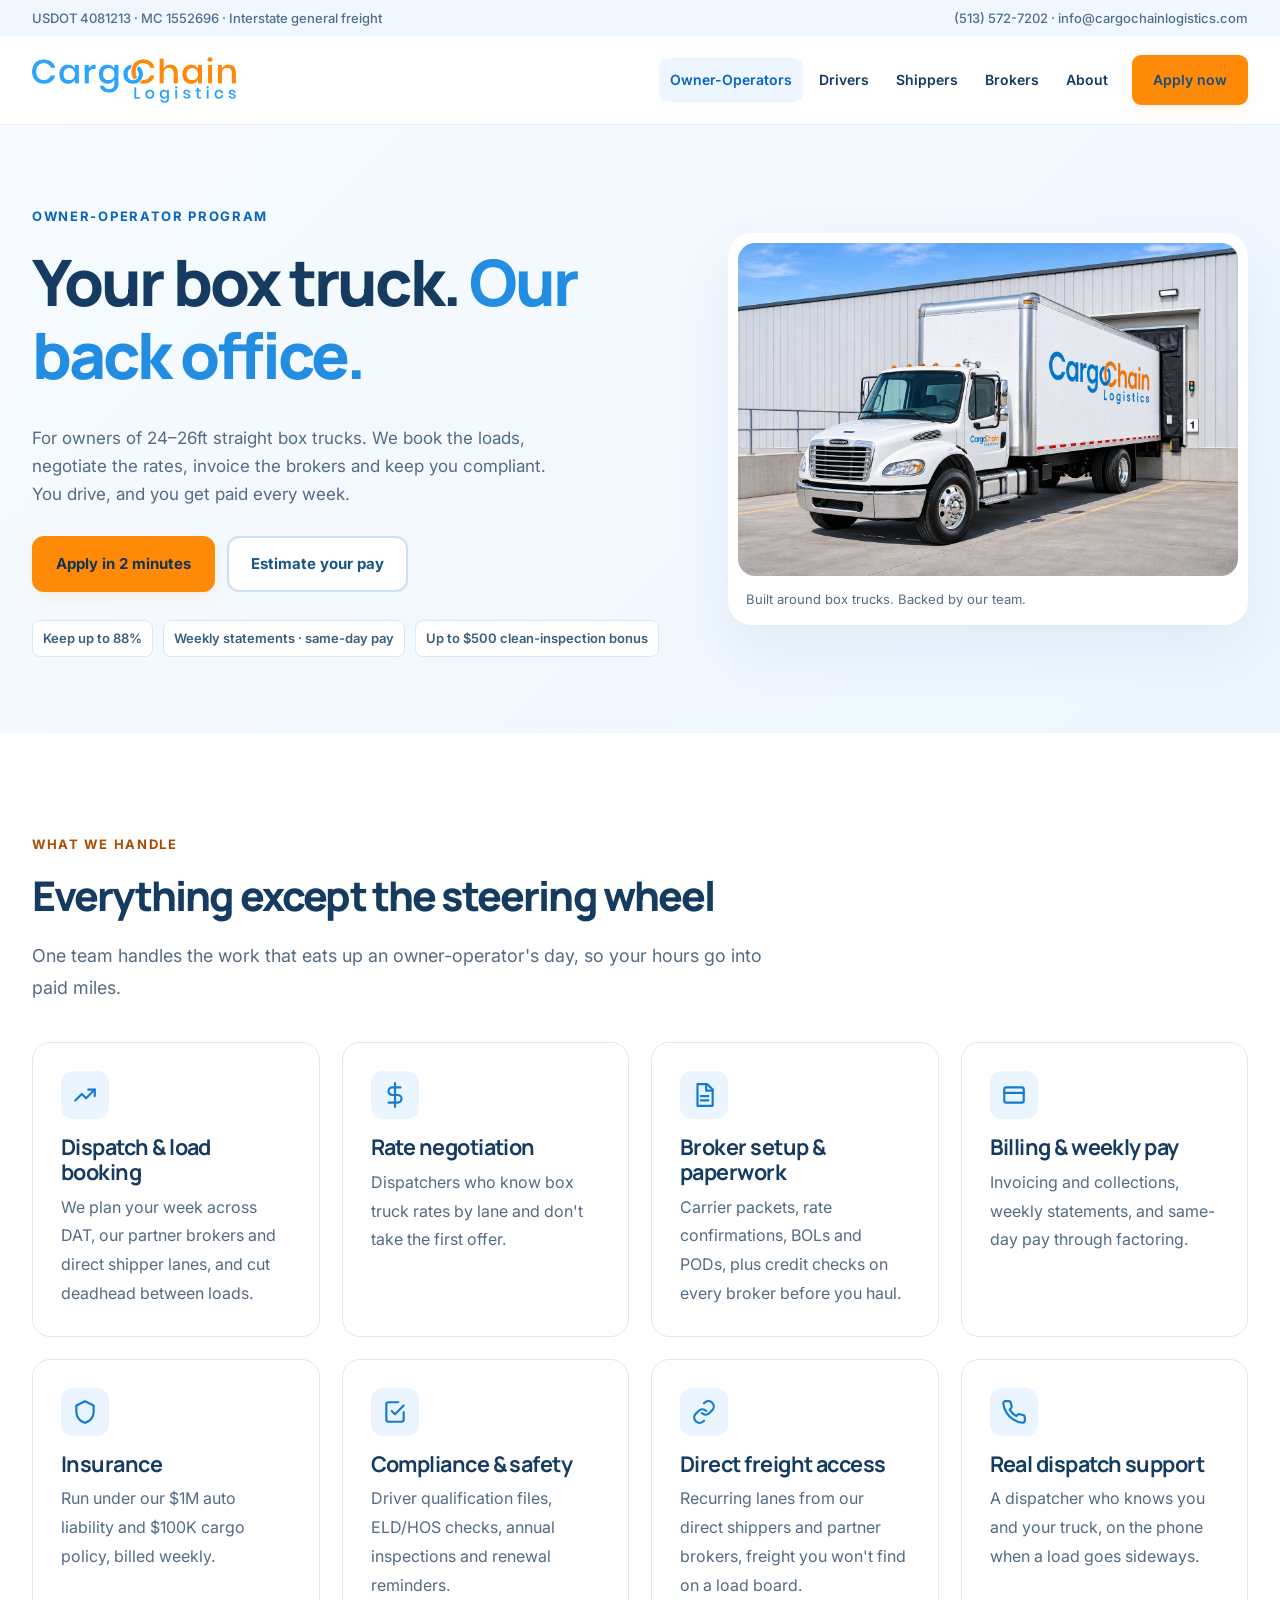
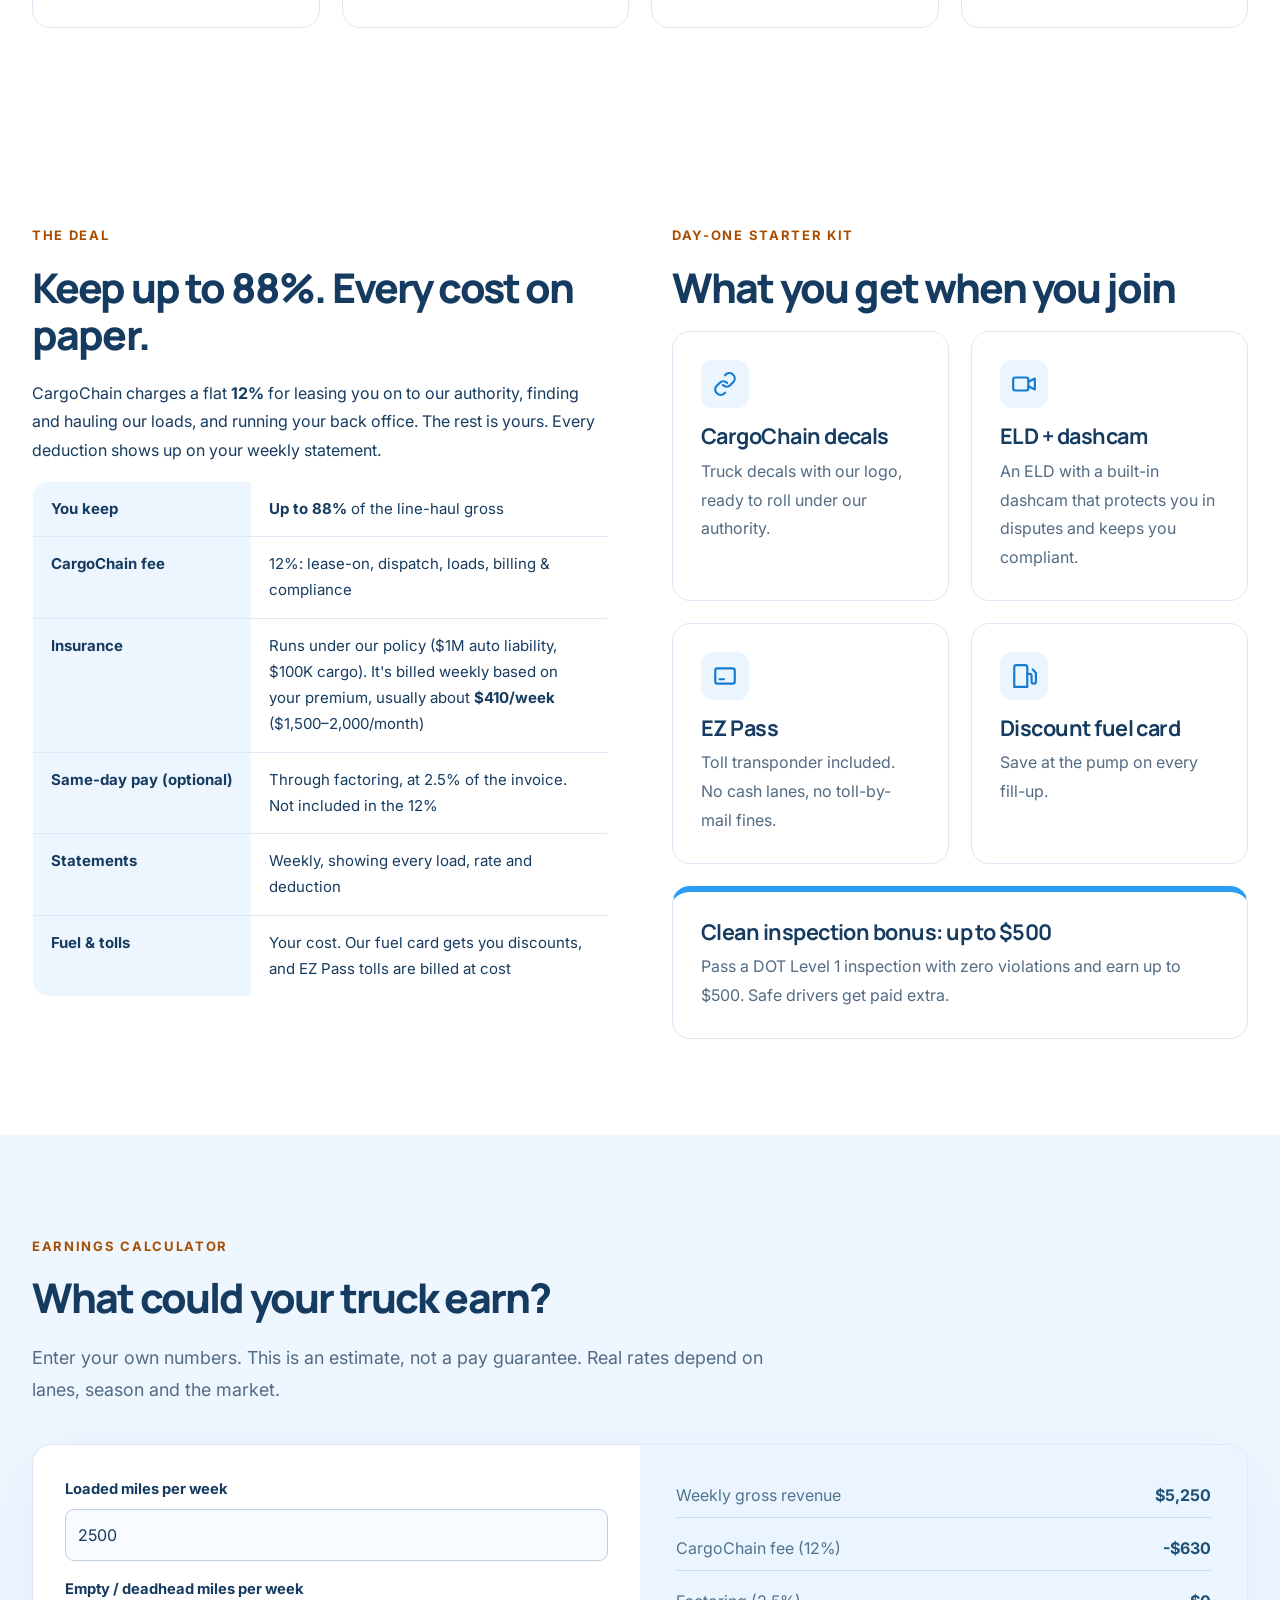
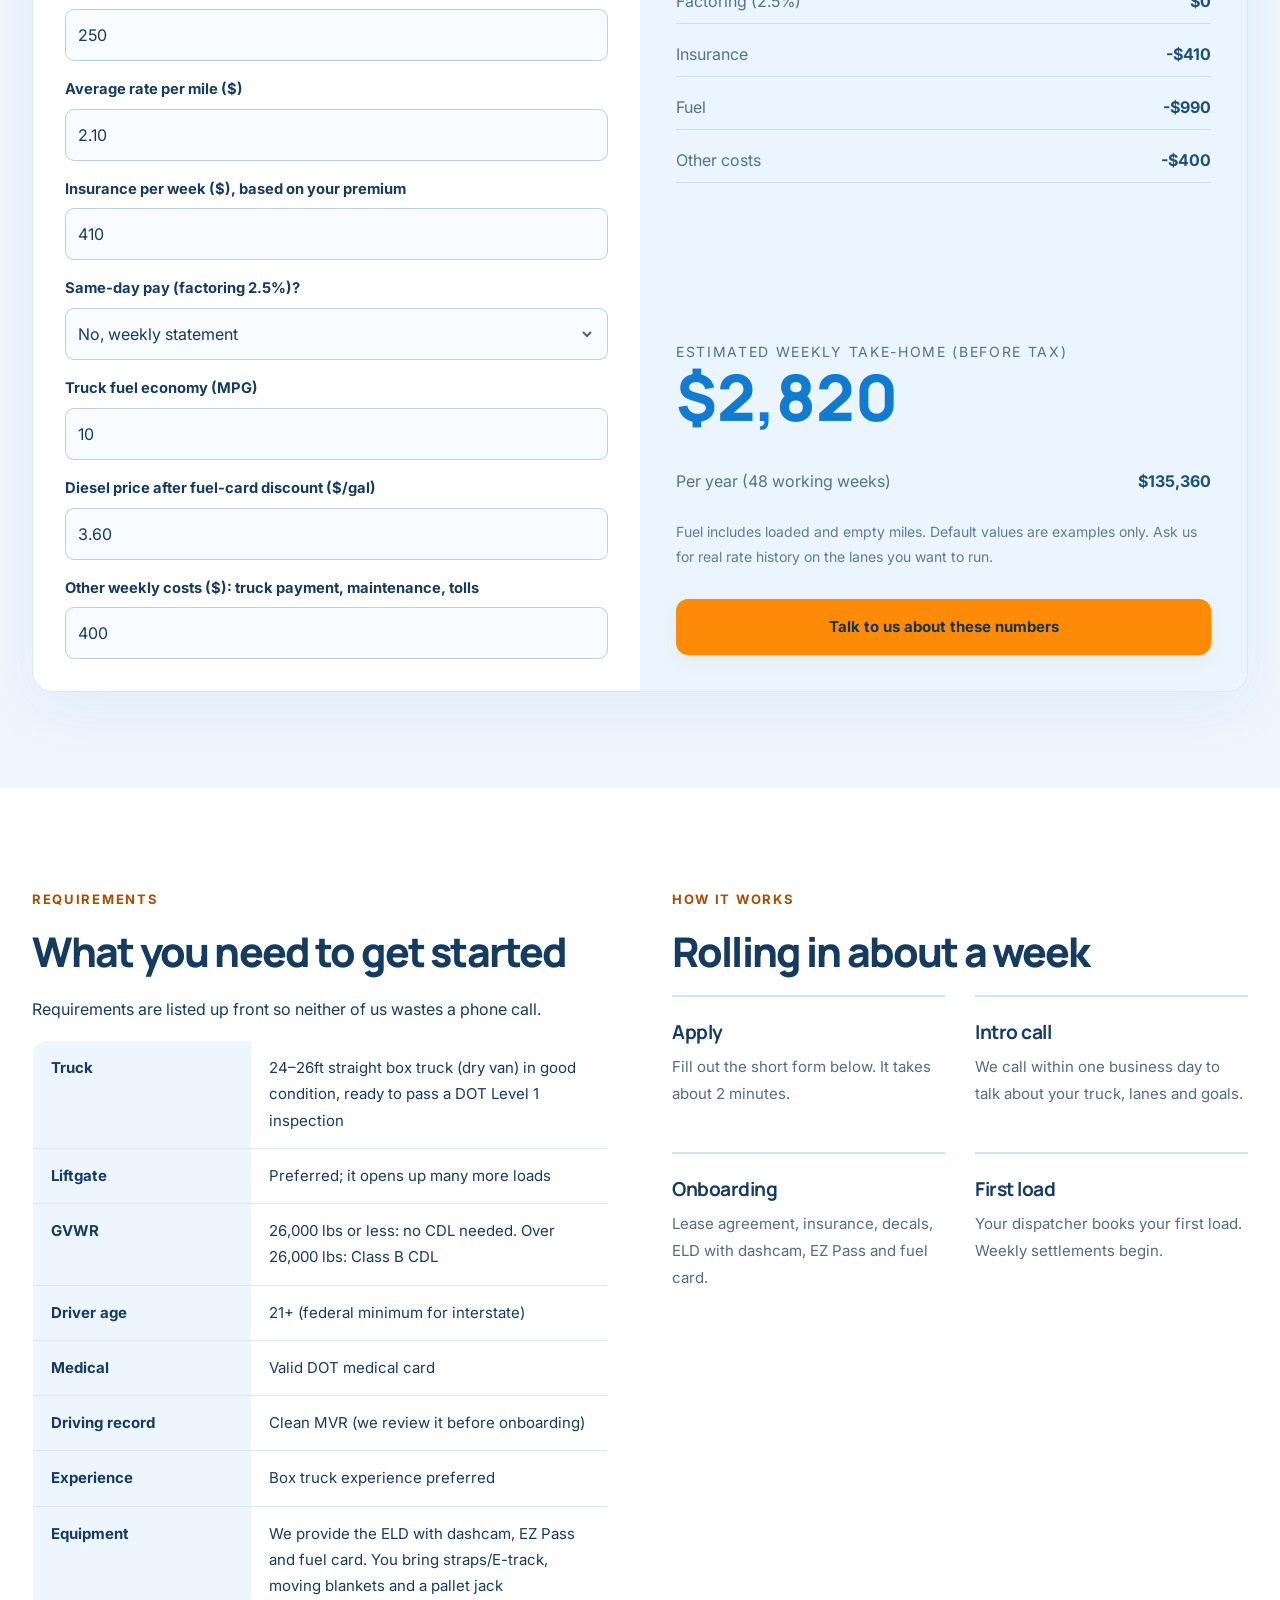
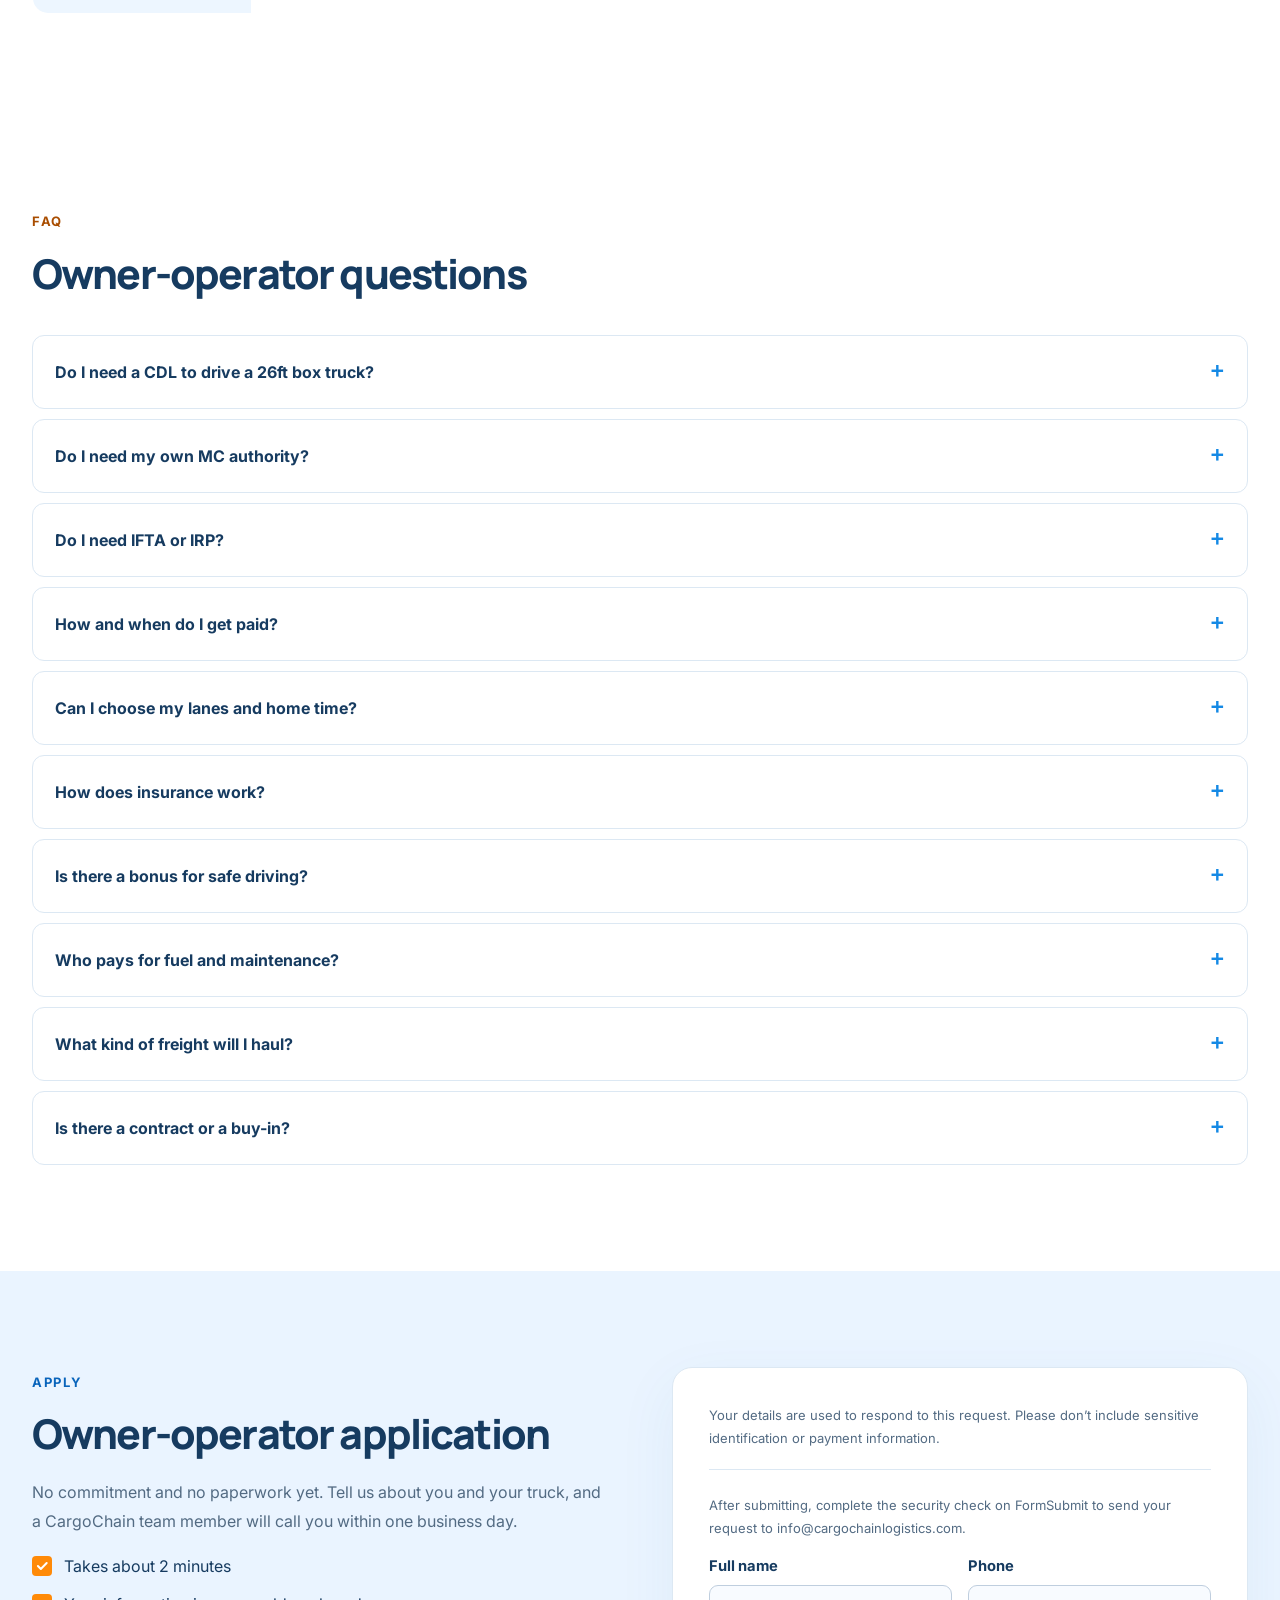
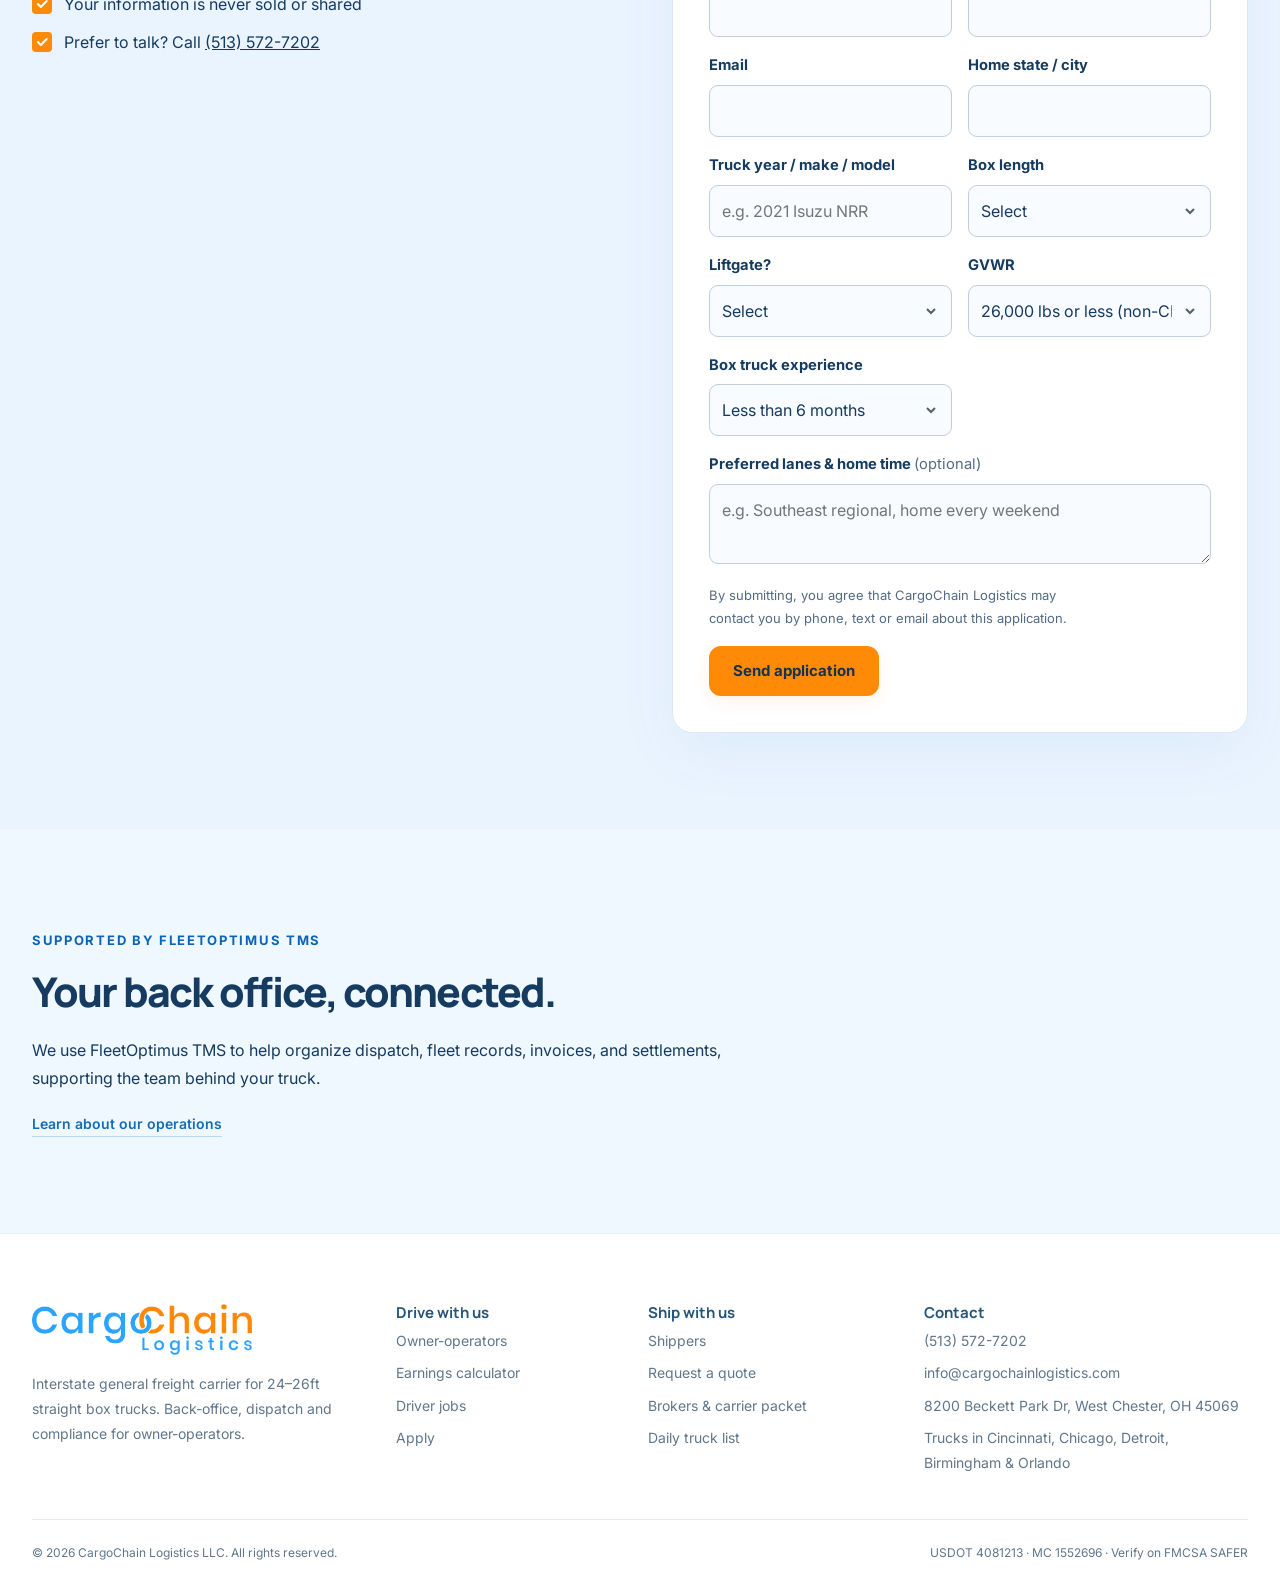
<file: owner-operators.html>
<!doctype html>
<html lang="en">
<head>
<meta charset="utf-8">
<meta name="viewport" content="width=device-width, initial-scale=1">
<title>Box Truck Owner-Operator Program | CargoChain Logistics</title>
<meta name="description" content="Lease your 24–26ft box truck on with CargoChain Logistics, keep up to 88% of the gross. Dispatch, rate negotiation, billing, factoring and compliance handled. Weekly pay.">
<link rel="canonical" href="https://cargochainlogistics.com/owner-operators.html">
<meta property="og:title" content="Box Truck Owner-Operator Program | CargoChain Logistics">
<meta property="og:description" content="You drive. We handle loads, dispatch, billing and compliance. Built for 26ft box trucks.">
<meta property="og:url" content="https://cargochainlogistics.com/owner-operators.html">
<meta name="theme-color" content="#ffffff">
<link rel="icon" href="assets/favicon.png" type="image/png">
<link rel="apple-touch-icon" href="assets/apple-touch-icon.png">
<link rel="preconnect" href="https://fonts.googleapis.com">
<link rel="preconnect" href="https://fonts.gstatic.com" crossorigin>
<link href="https://fonts.googleapis.com/css2?family=Inter:wght@400;500;600;700&family=Manrope:wght@400;500;600;700;800&display=swap" rel="stylesheet">
<link rel="stylesheet" href="assets/styles.css">
<link rel="stylesheet" href="assets/refresh.css">
<link rel="stylesheet" href="assets/light.css">
</head>
<body>
<a class="skip" href="#main">Skip to content</a>

<div class="topbar"><div class="wrap">
  <span class="ids">USDOT 4081213 &middot; MC 1552696 &middot; Interstate general freight</span>
  <span><a href="tel:+15135727202">(513) 572-7202</a> &middot; <a href="mailto:info@cargochainlogistics.com">info@cargochainlogistics.com</a></span>
</div></div>

<header class="site-header"><div class="wrap">
  <a class="brand" href="index.html"><img src="assets/logo-word.png" width="708" height="163" alt="CargoChain Logistics"></a>
  <button type="button" class="menu-toggle" aria-controls="nav" aria-expanded="false">Menu</button>
  <nav id="nav" class="nav" aria-label="Main">
    <a href="owner-operators.html" aria-current="page">Owner-Operators</a>
    <a href="drivers.html">Drivers</a>
    <a href="shippers.html">Shippers</a>
    <a href="brokers.html">Brokers</a>
    <a href="about.html">About</a>
    <a class="btn sm" href="#apply">Apply now</a>
  </nav>
</div></header>

<main id="main">

<section class="hero">
  <div class="wrap">
    <div>
      <span class="eyebrow">Owner-operator program</span>
      <h1>Your box truck. <em>Our back office.</em></h1>
      <p class="lead">For owners of 24–26ft straight box trucks. We book the loads, negotiate the rates, invoice the brokers and keep you compliant. You drive, and you get paid every week.</p>
      <div class="btn-row">
        <a class="btn" href="#apply">Apply in 2 minutes</a>
        <a class="btn ghost" href="#calculator">Estimate your pay</a>
      </div>
      <div class="hero-badges">
        <span class="badge">Keep up to 88%</span>
        <span class="badge">Weekly statements &middot; same-day pay</span>
        <span class="badge">Up to $500 clean-inspection bonus</span>
      </div>
    </div>
    <figure class="hero-art"><img class="truck" src="assets/cargochain-truck-branded.webp" width="1536" height="1024" alt="CargoChain’s white Freightliner box truck at a loading dock"><figcaption>Built around box trucks. Backed by our team.</figcaption></figure>
  </div>
</section>

<section class="section-white">
  <div class="wrap">
    <div class="section-head">
      <span class="eyebrow" style="color:var(--signal-dark)">What we handle</span>
      <h2>Everything except the steering wheel</h2>
      <p>One team handles the work that eats up an owner-operator's day, so your hours go into paid miles.</p>
    </div>
    <div class="grid g4">
      <div class="card"><div class="icon"><svg viewBox="0 0 24 24" fill="none" stroke="currentColor" stroke-width="2" stroke-linecap="round" stroke-linejoin="round"><path d="M3 17l6-6 4 4 8-8"/><path d="M15 7h6v6"/></svg></div><h3>Dispatch &amp; load booking</h3><p>We plan your week across DAT, our partner brokers and direct shipper lanes, and cut deadhead between loads.</p></div>
      <div class="card"><div class="icon"><svg viewBox="0 0 24 24" fill="none" stroke="currentColor" stroke-width="2" stroke-linecap="round" stroke-linejoin="round"><path d="M12 1v22"/><path d="M17 5H9.5a3.5 3.5 0 000 7h5a3.5 3.5 0 010 7H6"/></svg></div><h3>Rate negotiation</h3><p>Dispatchers who know box truck rates by lane and don't take the first offer.</p></div>
      <div class="card"><div class="icon"><svg viewBox="0 0 24 24" fill="none" stroke="currentColor" stroke-width="2" stroke-linecap="round" stroke-linejoin="round"><path d="M6 2h9l5 5v15H6z"/><path d="M14 2v6h6M9 13h7M9 17h7"/></svg></div><h3>Broker setup &amp; paperwork</h3><p>Carrier packets, rate confirmations, BOLs and PODs, plus credit checks on every broker before you haul.</p></div>
      <div class="card"><div class="icon"><svg viewBox="0 0 24 24" fill="none" stroke="currentColor" stroke-width="2" stroke-linecap="round" stroke-linejoin="round"><rect x="3" y="5" width="18" height="14" rx="2"/><path d="M3 10h18"/></svg></div><h3>Billing &amp; weekly pay</h3><p>Invoicing and collections, weekly statements, and same-day pay through factoring.</p></div>
      <div class="card"><div class="icon"><svg viewBox="0 0 24 24" fill="none" stroke="currentColor" stroke-width="2" stroke-linecap="round" stroke-linejoin="round"><path d="M12 2l8 4v6c0 5-3.5 9-8 10-4.5-1-8-5-8-10V6z"/></svg></div><h3>Insurance</h3><p>Run under our $1M auto liability and $100K cargo policy, billed weekly.</p></div>
      <div class="card"><div class="icon"><svg viewBox="0 0 24 24" fill="none" stroke="currentColor" stroke-width="2" stroke-linecap="round" stroke-linejoin="round"><path d="M9 11l3 3 8-8"/><path d="M20 12v7a2 2 0 01-2 2H6a2 2 0 01-2-2V5a2 2 0 012-2h9"/></svg></div><h3>Compliance &amp; safety</h3><p>Driver qualification files, ELD/HOS checks, annual inspections and renewal reminders.</p></div>
      <div class="card"><div class="icon"><svg viewBox="0 0 24 24" fill="none" stroke="currentColor" stroke-width="2" stroke-linecap="round" stroke-linejoin="round"><path d="M10 13a5 5 0 007 0l3-3a5 5 0 00-7-7l-1 1"/><path d="M14 11a5 5 0 00-7 0l-3 3a5 5 0 007 7l1-1"/></svg></div><h3>Direct freight access</h3><p>Recurring lanes from our direct shippers and partner brokers, freight you won't find on a load board.</p></div>
      <div class="card"><div class="icon"><svg viewBox="0 0 24 24" fill="none" stroke="currentColor" stroke-width="2" stroke-linecap="round" stroke-linejoin="round"><path d="M22 16.9v3a2 2 0 01-2.2 2 19.8 19.8 0 01-8.6-3.1 19.5 19.5 0 01-6-6A19.8 19.8 0 012.1 4.2 2 2 0 014.1 2h3a2 2 0 012 1.7c.1.9.4 1.8.7 2.7a2 2 0 01-.5 2.1L8 9.8a16 16 0 006 6l1.3-1.3a2 2 0 012.1-.4c.9.3 1.8.6 2.7.7a2 2 0 011.7 2z"/></svg></div><h3>Real dispatch support</h3><p>A dispatcher who knows you and your truck, on the phone when a load goes sideways.</p></div>
    </div>
  </div>
</section>

<section>
  <div class="wrap split top">
    <div>
      <span class="eyebrow" style="color:var(--signal-dark)">The deal</span>
      <h2>Keep up to 88%. Every cost on paper.</h2>
      <p>CargoChain charges a flat <b>12%</b> for leasing you on to our authority, finding and hauling our loads, and running your back office. The rest is yours. Every deduction shows up on your weekly statement.</p>
      <table class="spec">
        <tr><th>You keep</th><td><b>Up to 88%</b> of the line-haul gross</td></tr>
        <tr><th>CargoChain fee</th><td>12%: lease-on, dispatch, loads, billing &amp; compliance</td></tr>
        <tr><th>Insurance</th><td>Runs under our policy ($1M auto liability, $100K cargo). It's billed weekly based on your premium, usually about <b>$410/week</b> ($1,500–2,000/month)</td></tr>
        <tr><th>Same-day pay <span class="opt">(optional)</span></th><td>Through factoring, at 2.5% of the invoice. Not included in the 12%</td></tr>
        <tr><th>Statements</th><td>Weekly, showing every load, rate and deduction</td></tr>
        <tr><th>Fuel &amp; tolls</th><td>Your cost. Our fuel card gets you discounts, and EZ Pass tolls are billed at cost</td></tr>
      </table>
    </div>
    <div>
      <span class="eyebrow" style="color:var(--signal-dark)">Day-one starter kit</span>
      <h2>What you get when you join</h2>
      <div class="grid g2">
        <div class="card"><div class="icon"><svg viewBox="0 0 24 24" fill="none" stroke="currentColor" stroke-width="2" stroke-linecap="round" stroke-linejoin="round"><path d="M10 13a5 5 0 007 0l3-3a5 5 0 00-7-7l-1 1"/><path d="M14 11a5 5 0 00-7 0l-3 3a5 5 0 007 7l1-1"/></svg></div><h3>CargoChain decals</h3><p>Truck decals with our logo, ready to roll under our authority.</p></div>
        <div class="card"><div class="icon"><svg viewBox="0 0 24 24" fill="none" stroke="currentColor" stroke-width="2" stroke-linecap="round" stroke-linejoin="round"><rect x="2" y="6" width="14" height="12" rx="2"/><path d="M16 10l6-3v10l-6-3"/></svg></div><h3>ELD + dashcam</h3><p>An ELD with a built-in dashcam that protects you in disputes and keeps you compliant.</p></div>
        <div class="card"><div class="icon"><svg viewBox="0 0 24 24" fill="none" stroke="currentColor" stroke-width="2" stroke-linecap="round" stroke-linejoin="round"><rect x="3" y="5" width="18" height="14" rx="2"/><path d="M7 15h4"/></svg></div><h3>EZ Pass</h3><p>Toll transponder included. No cash lanes, no toll-by-mail fines.</p></div>
        <div class="card"><div class="icon"><svg viewBox="0 0 24 24" fill="none" stroke="currentColor" stroke-width="2" stroke-linecap="round" stroke-linejoin="round"><path d="M3 22V4a2 2 0 012-2h8a2 2 0 012 2v18"/><path d="M3 22h12M15 10h2a2 2 0 012 2v5a2 2 0 004 0V9l-3-3"/></svg></div><h3>Discount fuel card</h3><p>Save at the pump on every fill-up.</p></div>
      </div>
      <div class="card" style="margin-top:22px;border-top:6px solid var(--route)">
        <h3>Clean inspection bonus: up to $500</h3>
        <p>Pass a DOT Level 1 inspection with zero violations and earn up to $500. Safe drivers get paid extra.</p>
      </div>
    </div>
  </div>
</section>

<section class="section-alt" id="calculator">
  <div class="wrap">
    <div class="section-head">
      <span class="eyebrow" style="color:var(--signal-dark)">Earnings calculator</span>
      <h2>What could your truck earn?</h2>
      <p>Enter your own numbers. This is an estimate, not a pay guarantee. Real rates depend on lanes, season and the market.</p>
    </div>
    <div class="calc" id="calc">
      <div class="calc-grid">
        <div class="calc-inputs">
          <div class="field"><label for="c-miles">Loaded miles per week</label><input id="c-miles" type="number" min="0" step="50" value="2500"></div>
          <div class="field"><label for="c-empty">Empty / deadhead miles per week</label><input id="c-empty" type="number" min="0" step="25" value="250"></div>
          <div class="field"><label for="c-rpm">Average rate per mile ($)</label><input id="c-rpm" type="number" min="0" step="0.05" value="2.10"></div>
          <div class="field"><label for="c-ins">Insurance per week ($), based on your premium</label><input id="c-ins" type="number" min="0" step="10" value="410"></div>
          <div class="field"><label for="c-fact">Same-day pay (factoring 2.5%)?</label><select id="c-fact"><option value="0">No, weekly statement</option><option value="2.5">Yes, same-day pay (2.5%)</option></select></div>
          <div class="field"><label for="c-mpg">Truck fuel economy (MPG)</label><input id="c-mpg" type="number" min="1" step="0.5" value="10"></div>
          <div class="field"><label for="c-fuel">Diesel price after fuel-card discount ($/gal)</label><input id="c-fuel" type="number" min="0" step="0.05" value="3.60"></div>
          <div class="field"><label for="c-fixed">Other weekly costs ($): truck payment, maintenance, tolls</label><input id="c-fixed" type="number" min="0" step="25" value="400"></div>
        </div>
        <div class="calc-out" aria-live="polite">
          <div class="row"><span>Weekly gross revenue</span><b id="o-gross">$0</b></div>
          <div class="row"><span>CargoChain fee (12%)</span><b id="o-fee">$0</b></div>
          <div class="row"><span>Factoring (2.5%)</span><b id="o-fact">$0</b></div>
          <div class="row"><span>Insurance</span><b id="o-ins">$0</b></div>
          <div class="row"><span>Fuel</span><b id="o-fuel">$0</b></div>
          <div class="row"><span>Other costs</span><b id="o-fixed">$0</b></div>
          <div class="big"><span>Estimated weekly take-home (before tax)</span><b id="o-net">$0</b></div>
          <div class="row" style="border:0"><span>Per year (48 working weeks)</span><b id="o-year">$0</b></div>
          <p class="calc-note">Fuel includes loaded and empty miles. Default values are examples only. Ask us for real rate history on the lanes you want to run.</p>
          <a class="btn" href="#apply">Talk to us about these numbers</a>
        </div>
      </div>
    </div>
  </div>
</section>

<section class="section-white">
  <div class="wrap split top">
    <div>
      <span class="eyebrow" style="color:var(--signal-dark)">Requirements</span>
      <h2>What you need to get started</h2>
      <p>Requirements are listed up front so neither of us wastes a phone call.</p>
      <table class="spec">
        <tr><th>Truck</th><td>24–26ft straight box truck (dry van) in good condition, ready to pass a DOT Level 1 inspection</td></tr>
        <tr><th>Liftgate</th><td>Preferred; it opens up many more loads</td></tr>
        <tr><th>GVWR</th><td>26,000 lbs or less: no CDL needed. Over 26,000 lbs: Class B CDL</td></tr>
        <tr><th>Driver age</th><td>21+ (federal minimum for interstate)</td></tr>
        <tr><th>Medical</th><td>Valid DOT medical card</td></tr>
        <tr><th>Driving record</th><td>Clean MVR (we review it before onboarding)</td></tr>
        <tr><th>Experience</th><td>Box truck experience preferred</td></tr>
        <tr><th>Equipment</th><td>We provide the ELD with dashcam, EZ Pass and fuel card. You bring straps/E-track, moving blankets and a pallet jack</td></tr>
      </table>
    </div>
    <div>
      <span class="eyebrow" style="color:var(--signal-dark)">How it works</span>
      <h2>Rolling in about a week</h2>
      <div class="steps" style="grid-template-columns:1fr 1fr">
        <div class="step"><h3>Apply</h3><p>Fill out the short form below. It takes about 2 minutes.</p></div>
        <div class="step"><h3>Intro call</h3><p>We call within one business day to talk about your truck, lanes and goals.</p></div>
        <div class="step"><h3>Onboarding</h3><p>Lease agreement, insurance, decals, ELD with dashcam, EZ Pass and fuel card.</p></div>
        <div class="step"><h3>First load</h3><p>Your dispatcher books your first load. Weekly settlements begin.</p></div>
      </div>
    </div>
  </div>
</section>

<section>
  <div class="wrap">
    <div class="section-head"><span class="eyebrow" style="color:var(--signal-dark)">FAQ</span><h2>Owner-operator questions</h2></div>
    <div class="faq">
      <details><summary>Do I need a CDL to drive a 26ft box truck?</summary><div>No, as long as the truck's GVWR is 26,000 lbs or less, which covers most 26ft box trucks. Check the sticker on the driver's door frame. Over 26,000 lbs you need a Class B CDL. Either way, interstate driving requires a DOT medical card.</div></details>
      <details><summary>Do I need my own MC authority?</summary><div>No. You lease on and run under CargoChain's authority (USDOT 4081213, MC 1552696) and our insurance policy.</div></details>
      <details><summary>Do I need IFTA or IRP?</summary><div>Usually not. IFTA and IRP generally apply to vehicles over 26,000 lbs or with 3+ axles. Most 2-axle 26ft box trucks at 26,000 lbs GVWR or less are exempt. We confirm this for your specific truck during onboarding.</div></details>
      <details><summary>How and when do I get paid?</summary><div>Weekly, by direct deposit, with a settlement statement that shows every load, rate and deduction. Want it faster? Same-day pay is available through factoring at 2.5% of the invoice. Send your signed BOL/POD and freight photos within 12 hours of delivery so nothing holds up your pay.</div></details>
      <details><summary>Can I choose my lanes and home time?</summary><div>Yes. Tell us where you want to run and when you want to be home, and your dispatcher plans around it. You approve every load before it's booked. There is no forced dispatch.</div></details>
      <details><summary>How does insurance work?</summary><div>You run under CargoChain's policy: $1,000,000 auto liability and $100,000 cargo. Coverage usually costs $1,500–2,000 a month, depending on your truck and record. We deduct it weekly based on your actual premium, usually about $410 a week.</div></details>
      <details><summary>Is there a bonus for safe driving?</summary><div>Yes. A clean DOT Level 1 inspection earns you up to $500.</div></details>
      <details><summary>Who pays for fuel and maintenance?</summary><div>As an owner-operator you cover your truck's fuel, maintenance and payment. Your share of the gross is set to account for that. Our fuel card gets you discounts at the pump.</div></details>
      <details><summary>What kind of freight will I haul?</summary><div>Interstate dry general freight: palletized retail goods, e-commerce, trade show materials, furniture and appliances, building supplies and more. It's a mix of spot-market loads and recurring lanes from our direct shippers and partner brokers.</div></details>
      <details><summary>Is there a contract or a buy-in?</summary><div>No buy-in. The lease runs 12 months and renews automatically, and either side can end it with 14 days' notice.</div></details>
    </div>
  </div>
</section>

<section class="section-dark" id="apply">
  <div class="wrap split top">
    <div>
      <span class="eyebrow">Apply</span>
      <h2>Owner-operator application</h2>
      <p>No commitment and no paperwork yet. Tell us about you and your truck, and a CargoChain team member will call you within one business day.</p>
      <ul class="checks">
        <li>Takes about 2 minutes</li>
        <li>Your information is never sold or shared</li>
        <li>Prefer to talk? Call <a href="tel:+15135727202">(513) 572-7202</a></li>
      </ul>
    </div>
    <form class="form-card" data-form="Owner-operator application" action="https://formsubmit.co/info@cargochainlogistics.com" method="POST">
<input type="hidden" name="_subject" value="CargoChain website: Owner-operator application">
<input type="hidden" name="_template" value="table">
<input type="hidden" name="_url" value="https://cargochainlogistics.com/owner-operators.html">
      <p class="form-privacy">Your details are used to respond to this request. Please don’t include sensitive identification or payment information.</p><p class="form-security">After submitting, complete the security check on FormSubmit to send your request to info@cargochainlogistics.com.</p>
      <div class="form-grid">
        <div class="field"><label for="oo-name">Full name</label><input id="oo-name" name="name" autocomplete="name" required></div>
        <div class="field"><label for="oo-phone">Phone</label><input id="oo-phone" name="phone" type="tel" autocomplete="tel" required></div>
        <div class="field"><label for="oo-email">Email</label><input id="oo-email" name="email" type="email" autocomplete="email" required></div>
        <div class="field"><label for="oo-state">Home state / city</label><input id="oo-state" name="home_base" required></div>
        <div class="field"><label for="oo-truck">Truck year / make / model</label><input id="oo-truck" name="truck" placeholder="e.g. 2021 Isuzu NRR" required></div>
        <div class="field"><label for="oo-box">Box length</label>
          <select id="oo-box" name="box_length" required><option value="">Select</option><option>26 ft</option><option>24 ft</option><option>Other</option></select></div>
        <div class="field"><label for="oo-lift">Liftgate?</label>
          <select id="oo-lift" name="liftgate" required><option value="">Select</option><option>Yes</option><option>No</option></select></div>
        <div class="field"><label for="oo-gvwr">GVWR</label>
          <select id="oo-gvwr" name="gvwr"><option>26,000 lbs or less (non-CDL)</option><option>Over 26,000 lbs (CDL)</option><option>Not sure</option></select></div>
        <div class="field"><label for="oo-exp">Box truck experience</label>
          <select id="oo-exp" name="experience"><option>Less than 6 months</option><option>6–12 months</option><option>1–3 years</option><option>3+ years</option></select></div>
        <div class="field full"><label for="oo-lanes">Preferred lanes &amp; home time <span class="opt">(optional)</span></label><textarea id="oo-lanes" name="lanes_hometime" placeholder="e.g. Southeast regional, home every weekend"></textarea></div>
      </div>
      <input class="hp" name="_honey" tabindex="-1" autocomplete="off" aria-hidden="true">
      <div class="form-foot">
        <small>By submitting, you agree that CargoChain Logistics may contact you by phone, text or email about this application.</small>
        <button class="btn" type="submit">Send application</button>
      </div>
      <div class="form-status" role="status"></div>
    </form>
  </div>
</section>

<section class="tech-callout"><div class="wrap"><span class="eyebrow">Supported by FleetOptimus TMS</span><h2>Your back office, connected.</h2><p>We use FleetOptimus TMS to help organize dispatch, fleet records, invoices, and settlements, supporting the team behind your truck.</p><a class="text-link" href="about.html#technology">Learn about our operations</a></div></section>
</main>

<footer class="site-footer"><div class="wrap">
  <div class="foot-grid">
    <div>
      <a class="brand" href="index.html"><img src="assets/logo-word.png" width="708" height="163" alt="CargoChain Logistics"></a>
      <p style="margin-top:16px">Interstate general freight carrier for 24–26ft straight box trucks. Back-office, dispatch and compliance for owner-operators.</p>
    </div>
    <div><h4>Drive with us</h4><ul>
      <li><a href="owner-operators.html">Owner-operators</a></li>
      <li><a href="owner-operators.html#calculator">Earnings calculator</a></li>
      <li><a href="drivers.html">Driver jobs</a></li>
      <li><a href="owner-operators.html#apply">Apply</a></li>
    </ul></div>
    <div><h4>Ship with us</h4><ul>
      <li><a href="shippers.html">Shippers</a></li>
      <li><a href="shippers.html#quote">Request a quote</a></li>
      <li><a href="brokers.html">Brokers &amp; carrier packet</a></li>
      <li><a href="brokers.html#truck-list">Daily truck list</a></li>
    </ul></div>
    <div><h4>Contact</h4><ul>
      <li><a href="tel:+15135727202">(513) 572-7202</a></li>
      <li><a href="mailto:info@cargochainlogistics.com">info@cargochainlogistics.com</a></li>
      <li>8200 Beckett Park Dr, West Chester, OH 45069</li>
      <li>Trucks in Cincinnati, Chicago, Detroit, Birmingham &amp; Orlando</li>
    </ul></div>
  </div>
  <div class="legal">
    <span>&copy; <span data-year>2026</span> CargoChain Logistics LLC. All rights reserved.</span>
    <span>USDOT 4081213 &middot; MC 1552696 &middot; <a href="https://safer.fmcsa.dot.gov/query.asp?searchtype=ANY&amp;query_type=queryCarrierSnapshot&amp;query_param=USDOT&amp;query_string=4081213" rel="noopener">Verify on FMCSA SAFER</a></span>
  </div>
</div></footer>
<script src="assets/site.js" defer></script>
</body>
</html>
</file>
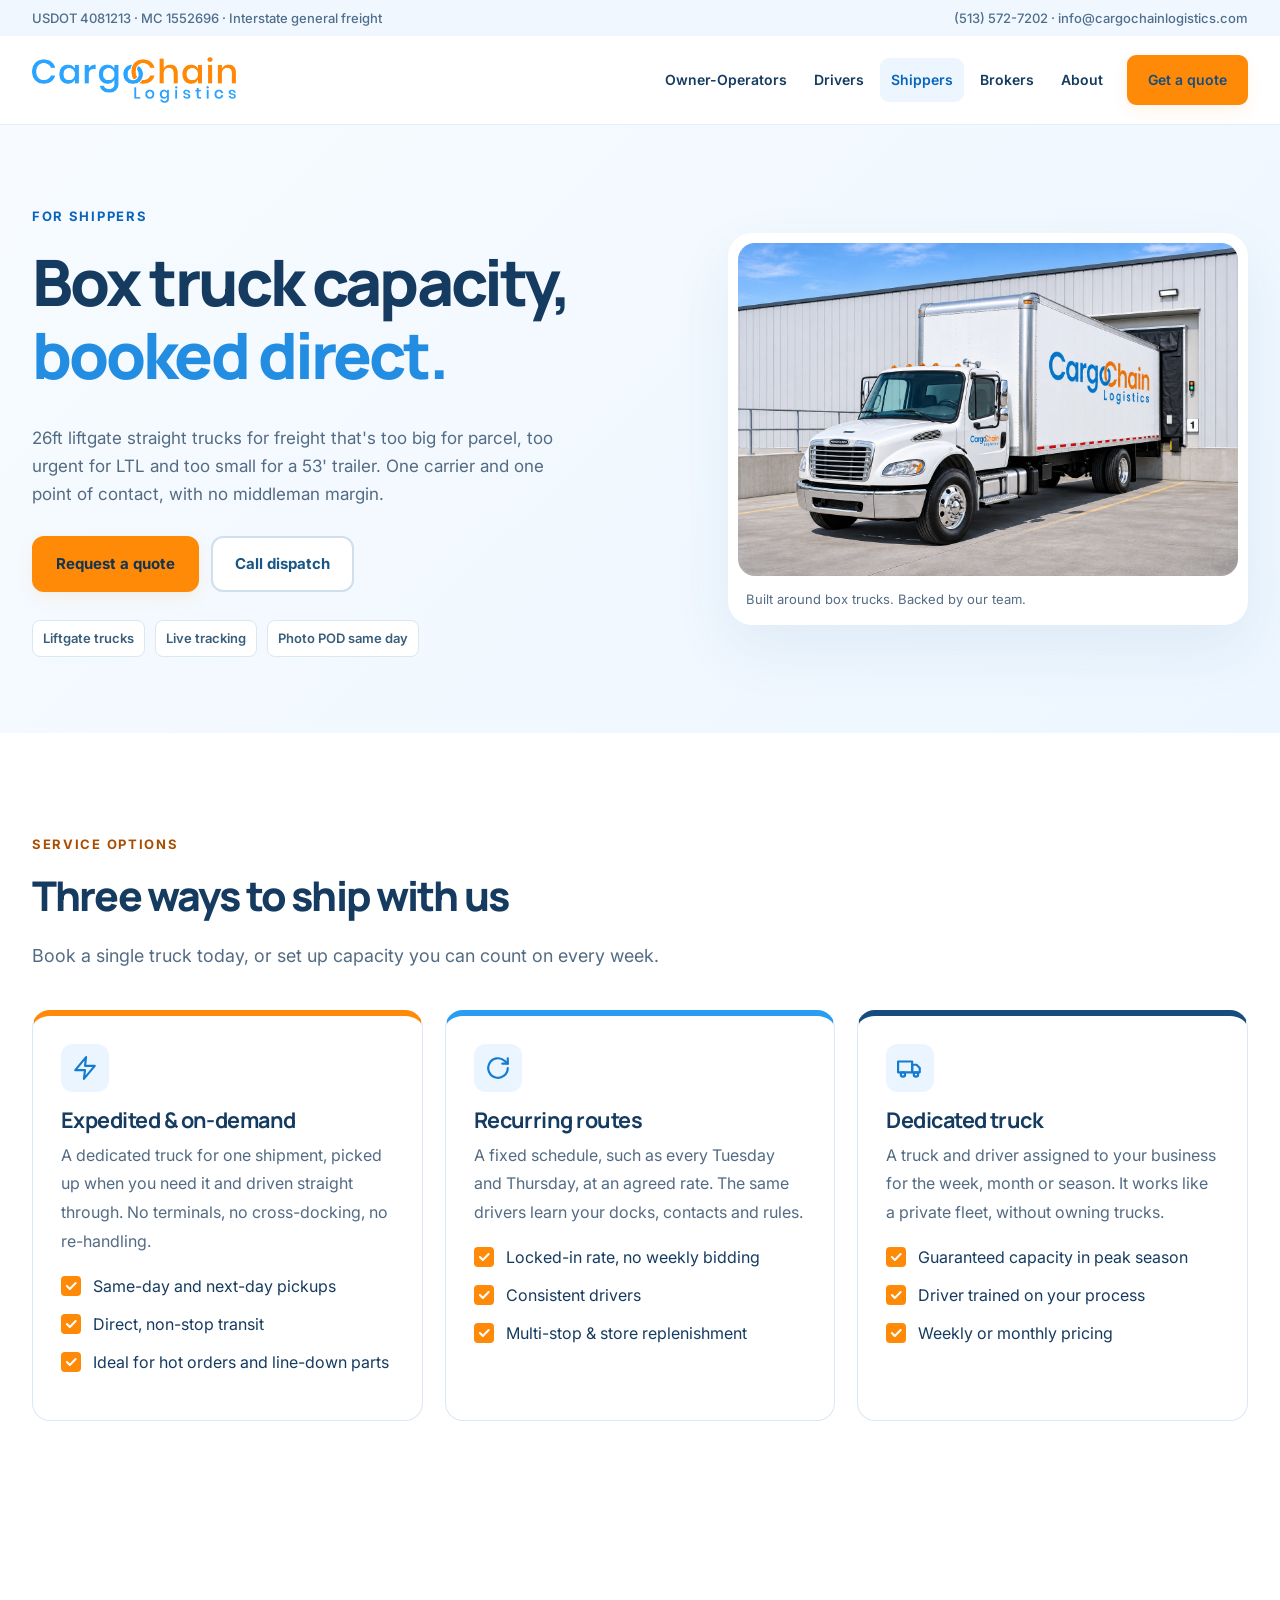
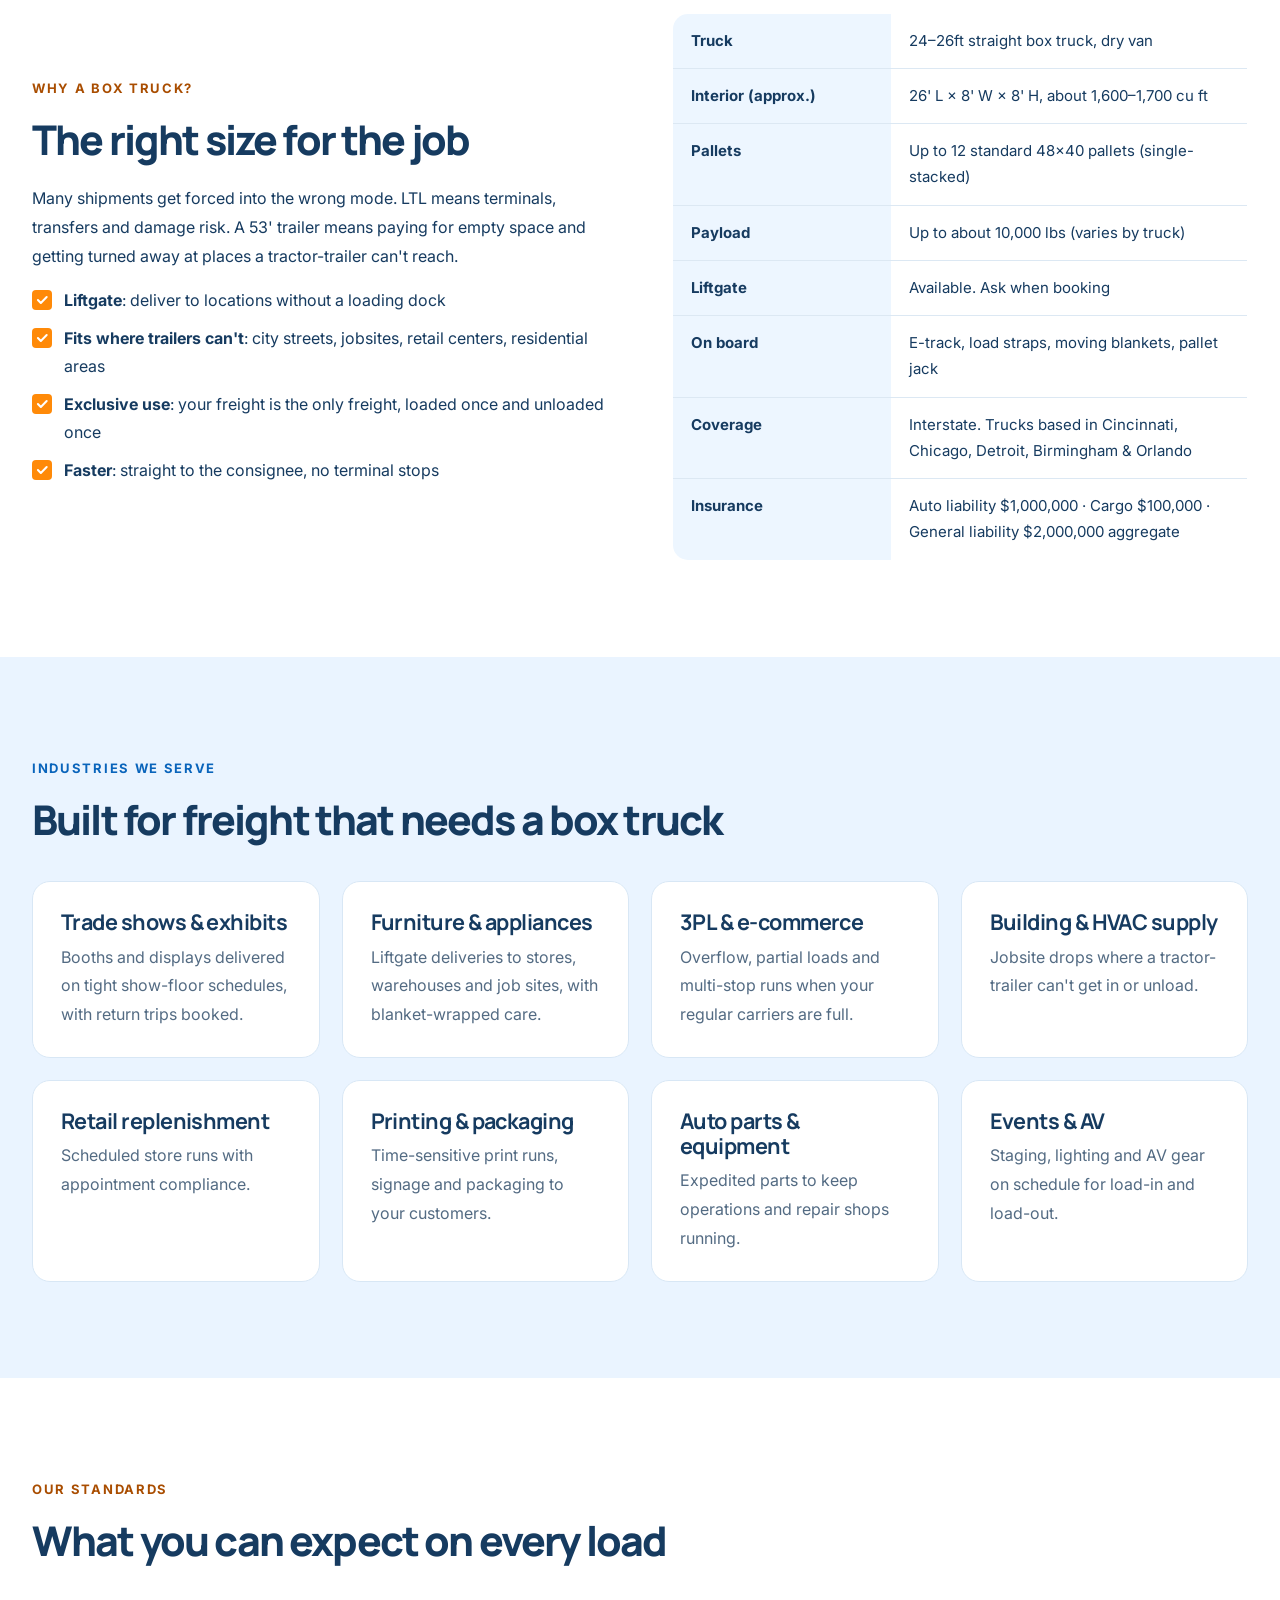
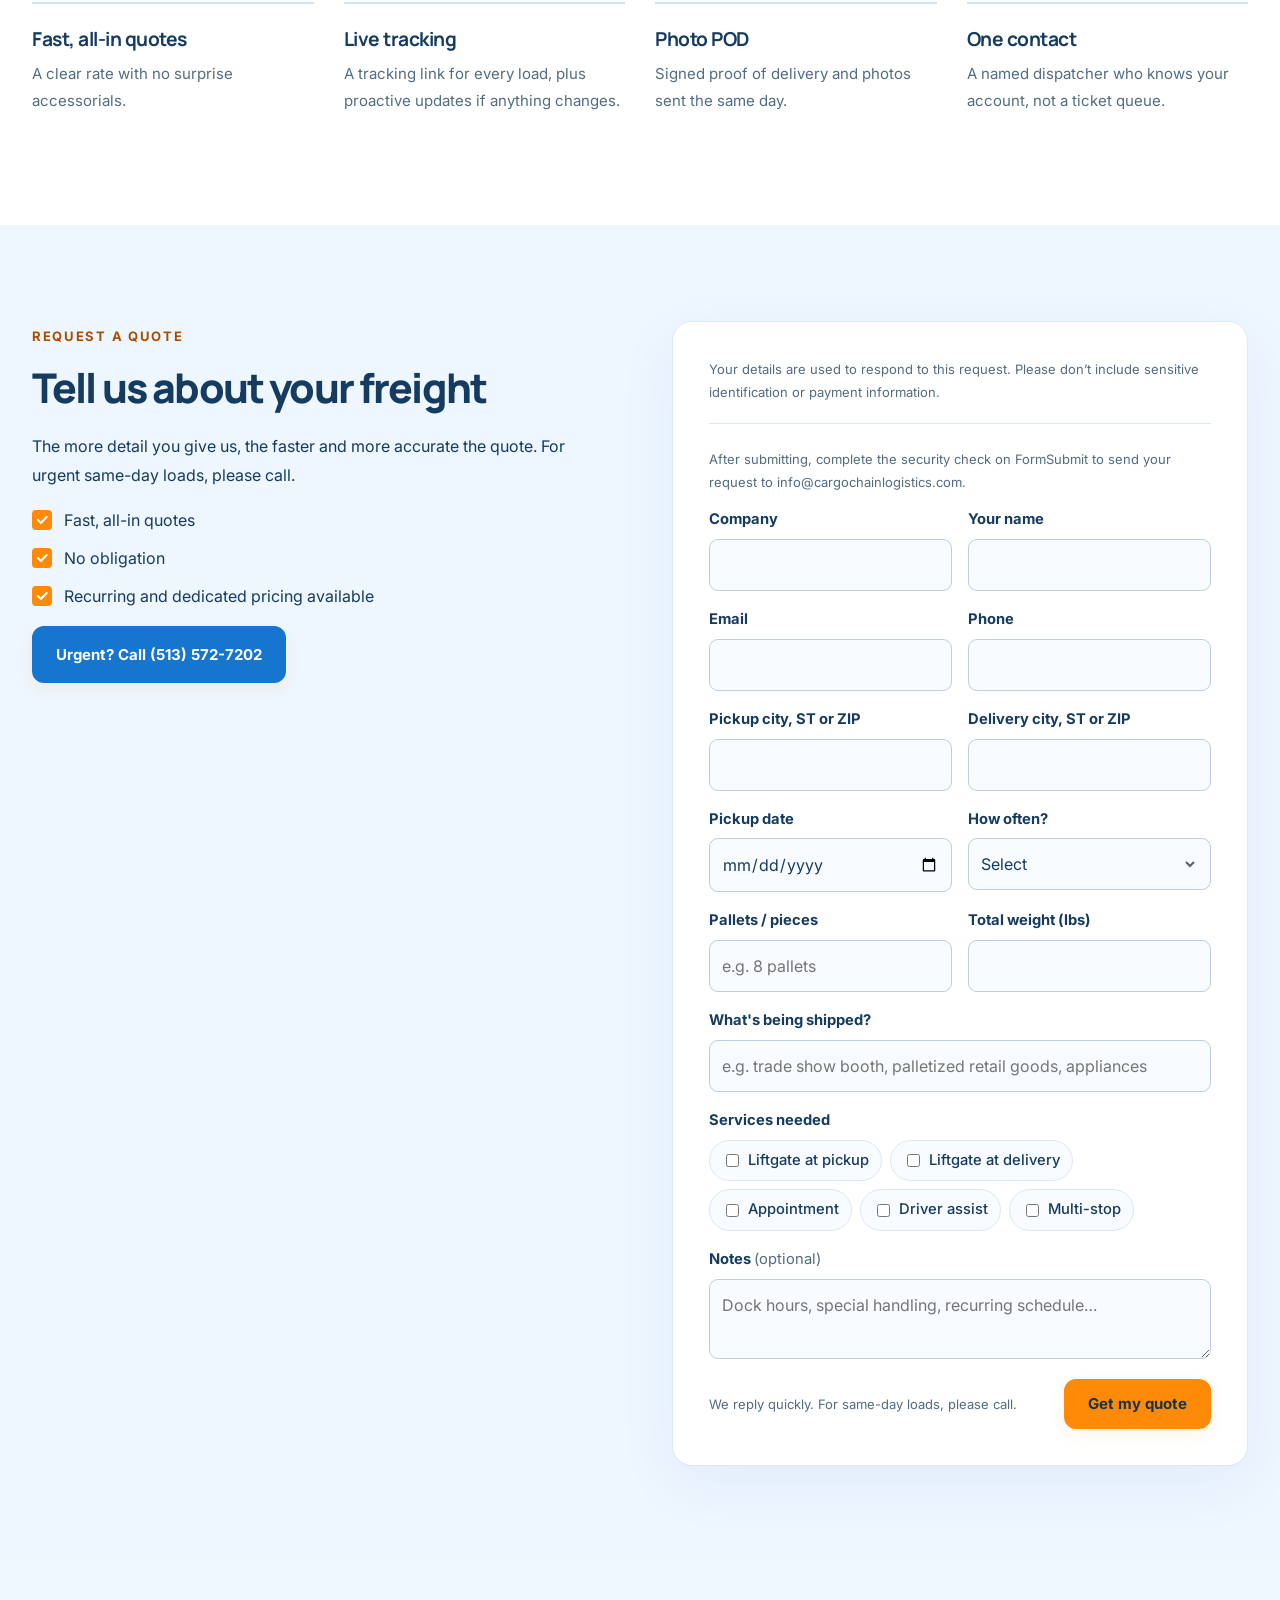
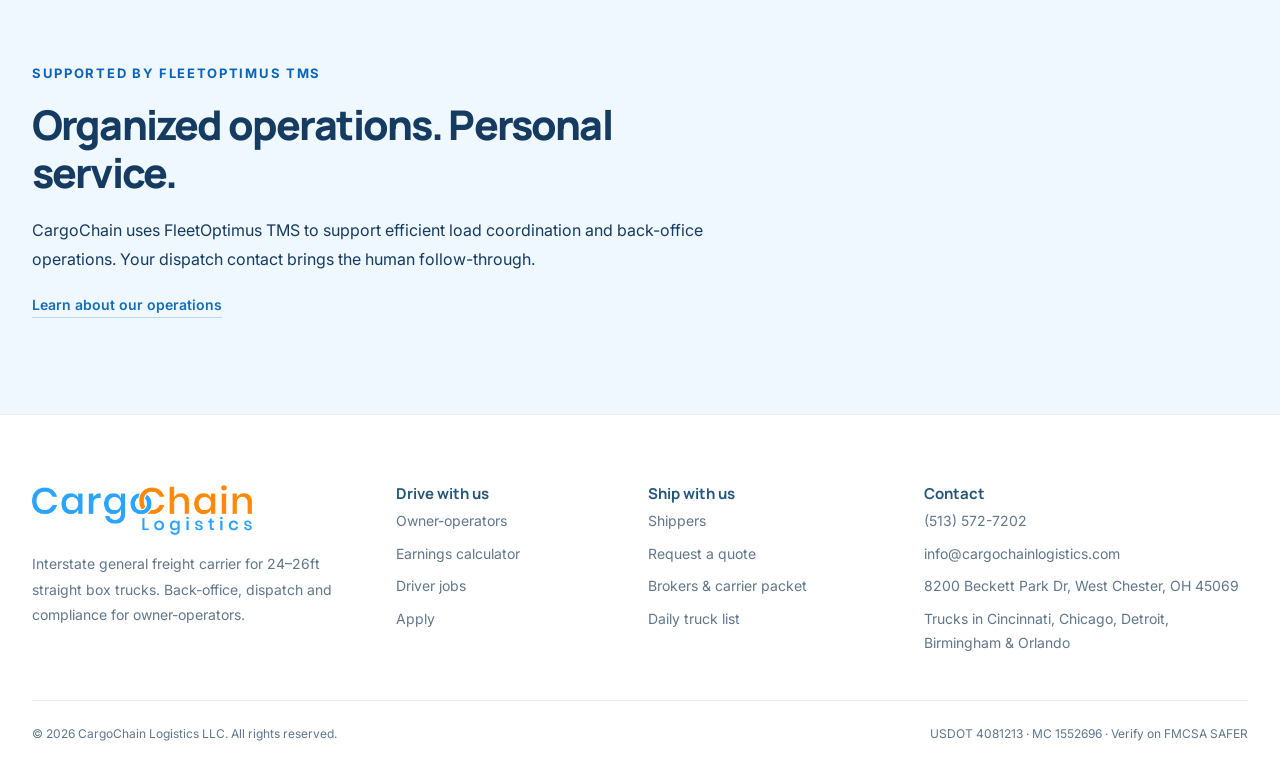
<file: shippers.html>
<!doctype html>
<html lang="en">
<head>
<meta charset="utf-8">
<meta name="viewport" content="width=device-width, initial-scale=1">
<title>26ft Box Truck Shipping, Expedited, Recurring &amp; Dedicated | CargoChain Logistics</title>
<meta name="description" content="Book 26ft liftgate box trucks directly with CargoChain Logistics. Expedited, recurring-route and dedicated capacity for trade shows, retail, furniture, 3PLs, building supplies and more. Interstate.">
<link rel="canonical" href="https://cargochainlogistics.com/shippers.html">
<meta property="og:title" content="Box truck capacity, booked direct | CargoChain Logistics">
<meta property="og:description" content="Expedited, recurring and dedicated 26ft liftgate box trucks. One carrier, one point of contact.">
<meta property="og:url" content="https://cargochainlogistics.com/shippers.html">
<meta name="theme-color" content="#ffffff">
<link rel="icon" href="assets/favicon.png" type="image/png">
<link rel="apple-touch-icon" href="assets/apple-touch-icon.png">
<link rel="preconnect" href="https://fonts.googleapis.com">
<link rel="preconnect" href="https://fonts.gstatic.com" crossorigin>
<link href="https://fonts.googleapis.com/css2?family=Inter:wght@400;500;600;700&family=Manrope:wght@400;500;600;700;800&display=swap" rel="stylesheet">
<link rel="stylesheet" href="assets/styles.css">
<script type="application/ld+json">
{
  "@context": "https://schema.org",
  "@type": "Service",
  "serviceType": "Box truck freight transportation",
  "provider": { "@type": "Organization", "name": "CargoChain Logistics LLC", "url": "https://cargochainlogistics.com/" },
  "areaServed": "US",
  "description": "Expedited, recurring and dedicated 24–26ft straight box truck capacity with liftgates for interstate general freight."
}
</script>
<link rel="stylesheet" href="assets/refresh.css">
<link rel="stylesheet" href="assets/light.css">
</head>
<body>
<a class="skip" href="#main">Skip to content</a>

<div class="topbar"><div class="wrap">
  <span class="ids">USDOT 4081213 &middot; MC 1552696 &middot; Interstate general freight</span>
  <span><a href="tel:+15135727202">(513) 572-7202</a> &middot; <a href="mailto:info@cargochainlogistics.com">info@cargochainlogistics.com</a></span>
</div></div>

<header class="site-header"><div class="wrap">
  <a class="brand" href="index.html"><img src="assets/logo-word.png" width="708" height="163" alt="CargoChain Logistics"></a>
  <button type="button" class="menu-toggle" aria-controls="nav" aria-expanded="false">Menu</button>
  <nav id="nav" class="nav" aria-label="Main">
    <a href="owner-operators.html">Owner-Operators</a>
    <a href="drivers.html">Drivers</a>
    <a href="shippers.html" aria-current="page">Shippers</a>
    <a href="brokers.html">Brokers</a>
    <a href="about.html">About</a>
    <a class="btn sm" href="#quote">Get a quote</a>
  </nav>
</div></header>

<main id="main">

<section class="hero">
  <div class="wrap">
    <div>
      <span class="eyebrow">For shippers</span>
      <h1>Box truck capacity, <em>booked direct.</em></h1>
      <p class="lead">26ft liftgate straight trucks for freight that's too big for parcel, too urgent for LTL and too small for a 53' trailer. One carrier and one point of contact, with no middleman margin.</p>
      <div class="btn-row">
        <a class="btn" href="#quote">Request a quote</a>
        <a class="btn ghost" href="tel:+15135727202">Call dispatch</a>
      </div>
      <div class="hero-badges">
        <span class="badge">Liftgate trucks</span>
        <span class="badge">Live tracking</span>
        <span class="badge">Photo POD same day</span>
      </div>
    </div>
    <figure class="hero-art"><img class="truck" src="assets/cargochain-truck-branded.webp" width="1536" height="1024" alt="CargoChain’s white Freightliner box truck at a loading dock"><figcaption>Built around box trucks. Backed by our team.</figcaption></figure>
  </div>
</section>

<section class="section-white">
  <div class="wrap">
    <div class="section-head">
      <span class="eyebrow" style="color:var(--signal-dark)">Service options</span>
      <h2>Three ways to ship with us</h2>
      <p>Book a single truck today, or set up capacity you can count on every week.</p>
    </div>
    <div class="grid g3">
      <div class="card" style="border-top:6px solid var(--signal)"><div class="icon"><svg viewBox="0 0 24 24" fill="none" stroke="currentColor" stroke-width="2" stroke-linecap="round" stroke-linejoin="round"><path d="M13 2L3 14h9l-1 8 10-12h-9z"/></svg></div>
        <h3>Expedited &amp; on-demand</h3>
        <p>A dedicated truck for one shipment, picked up when you need it and driven straight through. No terminals, no cross-docking, no re-handling.</p>
        <ul class="checks"><li>Same-day and next-day pickups</li><li>Direct, non-stop transit</li><li>Ideal for hot orders and line-down parts</li></ul>
      </div>
      <div class="card" style="border-top:6px solid var(--route)"><div class="icon"><svg viewBox="0 0 24 24" fill="none" stroke="currentColor" stroke-width="2" stroke-linecap="round" stroke-linejoin="round"><path d="M21 12a9 9 0 11-3-6.7L21 8"/><path d="M21 3v5h-5"/></svg></div>
        <h3>Recurring routes</h3>
        <p>A fixed schedule, such as every Tuesday and Thursday, at an agreed rate. The same drivers learn your docks, contacts and rules.</p>
        <ul class="checks"><li>Locked-in rate, no weekly bidding</li><li>Consistent drivers</li><li>Multi-stop &amp; store replenishment</li></ul>
      </div>
      <div class="card" style="border-top:6px solid var(--asphalt)"><div class="icon"><svg viewBox="0 0 24 24" fill="none" stroke="currentColor" stroke-width="2" stroke-linecap="round" stroke-linejoin="round"><path d="M1 6h13v10H1z"/><path d="M14 9h4l3 3v4h-7z"/><circle cx="5.5" cy="18" r="2"/><circle cx="17.5" cy="18" r="2"/></svg></div>
        <h3>Dedicated truck</h3>
        <p>A truck and driver assigned to your business for the week, month or season. It works like a private fleet, without owning trucks.</p>
        <ul class="checks"><li>Guaranteed capacity in peak season</li><li>Driver trained on your process</li><li>Weekly or monthly pricing</li></ul>
      </div>
    </div>
  </div>
</section>

<section>
  <div class="wrap split">
    <div>
      <span class="eyebrow" style="color:var(--signal-dark)">Why a box truck?</span>
      <h2>The right size for the job</h2>
      <p>Many shipments get forced into the wrong mode. LTL means terminals, transfers and damage risk. A 53' trailer means paying for empty space and getting turned away at places a tractor-trailer can't reach.</p>
      <ul class="checks">
        <li><b>Liftgate</b>: deliver to locations without a loading dock</li>
        <li><b>Fits where trailers can't</b>: city streets, jobsites, retail centers, residential areas</li>
        <li><b>Exclusive use</b>: your freight is the only freight, loaded once and unloaded once</li>
        <li><b>Faster</b>: straight to the consignee, no terminal stops</li>
      </ul>
    </div>
    <table class="spec">
      <tr><th>Truck</th><td>24–26ft straight box truck, dry van</td></tr>
      <tr><th>Interior (approx.)</th><td>26' L &times; 8' W &times; 8' H, about 1,600–1,700 cu ft</td></tr>
      <tr><th>Pallets</th><td>Up to 12 standard 48&times;40 pallets (single-stacked)</td></tr>
      <tr><th>Payload</th><td>Up to about 10,000 lbs (varies by truck)</td></tr>
      <tr><th>Liftgate</th><td>Available. Ask when booking</td></tr>
      <tr><th>On board</th><td>E-track, load straps, moving blankets, pallet jack</td></tr>
      <tr><th>Coverage</th><td>Interstate. Trucks based in Cincinnati, Chicago, Detroit, Birmingham &amp; Orlando</td></tr>
      <tr><th>Insurance</th><td>Auto liability $1,000,000 &middot; Cargo $100,000 &middot; General liability $2,000,000 aggregate</td></tr>
    </table>
  </div>
</section>

<section class="section-dark">
  <div class="wrap">
    <div class="section-head">
      <span class="eyebrow">Industries we serve</span>
      <h2>Built for freight that needs a box truck</h2>
    </div>
    <div class="grid g4">
      <div class="card"><h3>Trade shows &amp; exhibits</h3><p>Booths and displays delivered on tight show-floor schedules, with return trips booked.</p></div>
      <div class="card"><h3>Furniture &amp; appliances</h3><p>Liftgate deliveries to stores, warehouses and job sites, with blanket-wrapped care.</p></div>
      <div class="card"><h3>3PL &amp; e-commerce</h3><p>Overflow, partial loads and multi-stop runs when your regular carriers are full.</p></div>
      <div class="card"><h3>Building &amp; HVAC supply</h3><p>Jobsite drops where a tractor-trailer can't get in or unload.</p></div>
      <div class="card"><h3>Retail replenishment</h3><p>Scheduled store runs with appointment compliance.</p></div>
      <div class="card"><h3>Printing &amp; packaging</h3><p>Time-sensitive print runs, signage and packaging to your customers.</p></div>
      <div class="card"><h3>Auto parts &amp; equipment</h3><p>Expedited parts to keep operations and repair shops running.</p></div>
      <div class="card"><h3>Events &amp; AV</h3><p>Staging, lighting and AV gear on schedule for load-in and load-out.</p></div>
    </div>
  </div>
</section>

<section class="section-white">
  <div class="wrap">
    <div class="section-head"><span class="eyebrow" style="color:var(--signal-dark)">Our standards</span><h2>What you can expect on every load</h2></div>
    <div class="steps">
      <div class="step"><h3>Fast, all-in quotes</h3><p>A clear rate with no surprise accessorials.</p></div>
      <div class="step"><h3>Live tracking</h3><p>A tracking link for every load, plus proactive updates if anything changes.</p></div>
      <div class="step"><h3>Photo POD</h3><p>Signed proof of delivery and photos sent the same day.</p></div>
      <div class="step"><h3>One contact</h3><p>A named dispatcher who knows your account, not a ticket queue.</p></div>
    </div>
  </div>
</section>

<section class="section-alt" id="quote">
  <div class="wrap split top">
    <div>
      <span class="eyebrow" style="color:var(--signal-dark)">Request a quote</span>
      <h2>Tell us about your freight</h2>
      <p>The more detail you give us, the faster and more accurate the quote. For urgent same-day loads, please call.</p>
      <ul class="checks">
        <li>Fast, all-in quotes</li>
        <li>No obligation</li>
        <li>Recurring and dedicated pricing available</li>
      </ul>
      <p><a class="btn dark" href="tel:+15135727202">Urgent? Call (513) 572-7202</a></p>
    </div>
    <form class="form-card" data-form="Shipper quote request" action="https://formsubmit.co/info@cargochainlogistics.com" method="POST">
<input type="hidden" name="_subject" value="CargoChain website: Shipper quote request">
<input type="hidden" name="_template" value="table">
<input type="hidden" name="_url" value="https://cargochainlogistics.com/shippers.html">
      <p class="form-privacy">Your details are used to respond to this request. Please don’t include sensitive identification or payment information.</p><p class="form-security">After submitting, complete the security check on FormSubmit to send your request to info@cargochainlogistics.com.</p>
      <div class="form-grid">
        <div class="field"><label for="q-company">Company</label><input id="q-company" name="company" autocomplete="organization" required></div>
        <div class="field"><label for="q-name">Your name</label><input id="q-name" name="name" autocomplete="name" required></div>
        <div class="field"><label for="q-email">Email</label><input id="q-email" name="email" type="email" autocomplete="email" required></div>
        <div class="field"><label for="q-phone">Phone</label><input id="q-phone" name="phone" type="tel" autocomplete="tel" required></div>
        <div class="field"><label for="q-from">Pickup city, ST or ZIP</label><input id="q-from" name="pickup" required></div>
        <div class="field"><label for="q-to">Delivery city, ST or ZIP</label><input id="q-to" name="delivery" required></div>
        <div class="field"><label for="q-date">Pickup date</label><input id="q-date" name="pickup_date" type="date"></div>
        <div class="field"><label for="q-freq">How often?</label>
          <select id="q-freq" name="frequency" required><option value="">Select</option><option>One-time</option><option>Weekly</option><option>Several times a week</option><option>Daily</option><option>Dedicated truck</option></select></div>
        <div class="field"><label for="q-pallets">Pallets / pieces</label><input id="q-pallets" name="pallets" placeholder="e.g. 8 pallets"></div>
        <div class="field"><label for="q-weight">Total weight (lbs)</label><input id="q-weight" name="weight" inputmode="numeric"></div>
        <div class="field full"><label for="q-commodity">What's being shipped?</label><input id="q-commodity" name="commodity" placeholder="e.g. trade show booth, palletized retail goods, appliances" required></div>
        <div class="field full"><span class="legend">Services needed</span>
          <div class="choices">
            <label><input type="checkbox" name="services" value="Liftgate at pickup"> Liftgate at pickup</label>
            <label><input type="checkbox" name="services" value="Liftgate at delivery"> Liftgate at delivery</label>
            <label><input type="checkbox" name="services" value="Appointment"> Appointment</label>
            <label><input type="checkbox" name="services" value="Driver assist"> Driver assist</label>
            <label><input type="checkbox" name="services" value="Multi-stop"> Multi-stop</label>
          </div>
        </div>
        <div class="field full"><label for="q-notes">Notes <span class="opt">(optional)</span></label><textarea id="q-notes" name="notes" placeholder="Dock hours, special handling, recurring schedule…"></textarea></div>
      </div>
      <input class="hp" name="_honey" tabindex="-1" autocomplete="off" aria-hidden="true">
      <div class="form-foot">
        <small>We reply quickly. For same-day loads, please call.</small>
        <button class="btn" type="submit">Get my quote</button>
      </div>
      <div class="form-status" role="status"></div>
    </form>
  </div>
</section>

<section class="tech-callout"><div class="wrap"><span class="eyebrow">Supported by FleetOptimus TMS</span><h2>Organized operations. Personal service.</h2><p>CargoChain uses FleetOptimus TMS to support efficient load coordination and back-office operations. Your dispatch contact brings the human follow-through.</p><a class="text-link" href="about.html#technology">Learn about our operations</a></div></section>
</main>

<footer class="site-footer"><div class="wrap">
  <div class="foot-grid">
    <div>
      <a class="brand" href="index.html"><img src="assets/logo-word.png" width="708" height="163" alt="CargoChain Logistics"></a>
      <p style="margin-top:16px">Interstate general freight carrier for 24–26ft straight box trucks. Back-office, dispatch and compliance for owner-operators.</p>
    </div>
    <div><h4>Drive with us</h4><ul>
      <li><a href="owner-operators.html">Owner-operators</a></li>
      <li><a href="owner-operators.html#calculator">Earnings calculator</a></li>
      <li><a href="drivers.html">Driver jobs</a></li>
      <li><a href="owner-operators.html#apply">Apply</a></li>
    </ul></div>
    <div><h4>Ship with us</h4><ul>
      <li><a href="shippers.html">Shippers</a></li>
      <li><a href="shippers.html#quote">Request a quote</a></li>
      <li><a href="brokers.html">Brokers &amp; carrier packet</a></li>
      <li><a href="brokers.html#truck-list">Daily truck list</a></li>
    </ul></div>
    <div><h4>Contact</h4><ul>
      <li><a href="tel:+15135727202">(513) 572-7202</a></li>
      <li><a href="mailto:info@cargochainlogistics.com">info@cargochainlogistics.com</a></li>
      <li>8200 Beckett Park Dr, West Chester, OH 45069</li>
      <li>Trucks in Cincinnati, Chicago, Detroit, Birmingham &amp; Orlando</li>
    </ul></div>
  </div>
  <div class="legal">
    <span>&copy; <span data-year>2026</span> CargoChain Logistics LLC. All rights reserved.</span>
    <span>USDOT 4081213 &middot; MC 1552696 &middot; <a href="https://safer.fmcsa.dot.gov/query.asp?searchtype=ANY&amp;query_type=queryCarrierSnapshot&amp;query_param=USDOT&amp;query_string=4081213" rel="noopener">Verify on FMCSA SAFER</a></span>
  </div>
</div></footer>
<script src="assets/site.js" defer></script>
</body>
</html>
</file>
<file: assets/styles.css>
/* Cargochain Logistics — site styles */
:root {
  --asphalt: #15171b;
  --asphalt-2: #1f2228;
  --asphalt-3: #2b2f37;
  --paper: #f5f2ec;
  --paper-2: #ebe6dc;
  --white: #ffffff;
  --ink: #15171b;
  --muted: #5d6270;
  --muted-dark: #a7adba;
  --signal: #ff8806;
  --signal-dark: #d96f00;
  --route: #2ba2fe;
  --route-dark: #0f6fc0;
  --ok: #1f8a4c;
  --line: #d9d3c7;
  --line-dark: #363a43;
  --radius: 6px;
  --shadow: 0 10px 30px rgba(21, 23, 27, .12);
  --max: 1180px;
  --font-head: "Barlow Condensed", "Arial Narrow", sans-serif;
  --font-body: "Barlow", system-ui, -apple-system, "Segoe UI", sans-serif;
}

*, *::before, *::after { box-sizing: border-box; }
html { scroll-behavior: smooth; }
body {
  margin: 0;
  background: var(--paper);
  color: var(--ink);
  font-family: var(--font-body);
  font-size: 17px;
  line-height: 1.6;
  -webkit-font-smoothing: antialiased;
}
img, svg { max-width: 100%; display: block; }
a { color: inherit; }
h1, h2, h3, h4 {
  font-family: var(--font-head);
  font-weight: 700;
  line-height: 1.05;
  margin: 0 0 .5em;
  letter-spacing: .005em;
}
h1 { font-size: clamp(2.6rem, 6vw, 4.6rem); text-transform: uppercase; }
h2 { font-size: clamp(2rem, 4vw, 3rem); text-transform: uppercase; }
h3 { font-size: 1.5rem; }
p { margin: 0 0 1em; }
.wrap { max-width: var(--max); margin: 0 auto; padding: 0 20px; }
.skip { position: absolute; left: -999px; top: 0; background: var(--signal); padding: 8px 14px; z-index: 100; }
.skip:focus { left: 10px; }

/* ---------- Header ---------- */
.topbar {
  background: var(--asphalt);
  color: #dfe2e8;
  font-size: .85rem;
  font-weight: 600;
}
.topbar .wrap { display: flex; gap: 20px; justify-content: space-between; align-items: center; min-height: 34px; flex-wrap: wrap; }
.topbar a { text-decoration: none; }
.topbar .ids { letter-spacing: .04em; }

.site-header {
  position: sticky; top: 0; z-index: 50;
  background: var(--white);
  color: var(--ink);
  border-bottom: 3px solid var(--signal);
  box-shadow: 0 2px 12px rgba(21,23,27,.06);
}
.site-header .wrap { display: flex; align-items: center; justify-content: space-between; min-height: 76px; gap: 20px; }
.brand { display: flex; align-items: center; text-decoration: none; }
.brand img { height: 46px; width: auto; flex: none; }
.site-footer .brand img { height: 52px; }

.nav { display: flex; align-items: center; gap: 4px; }
.nav a {
  text-decoration: none; font-weight: 600; font-size: .95rem;
  padding: 8px 12px; border-radius: var(--radius); color: var(--ink);
}
.nav a:hover, .nav a[aria-current="page"] { color: var(--route-dark); }
.nav .btn { margin-left: 8px; color: var(--asphalt); }
.nav .btn:hover { color: var(--asphalt); }
.menu-toggle {
  display: none; background: none; border: 2px solid var(--line); color: var(--ink);
  border-radius: var(--radius); padding: 8px 12px; font: inherit; font-weight: 700; cursor: pointer;
}

/* ---------- Buttons ---------- */
.btn {
  display: inline-flex; align-items: center; justify-content: center; gap: 8px;
  background: var(--signal); color: var(--asphalt);
  font-family: var(--font-head); font-weight: 700; font-size: 1.15rem; letter-spacing: .04em; text-transform: uppercase;
  padding: 12px 24px; border-radius: var(--radius); border: 2px solid var(--signal);
  text-decoration: none; cursor: pointer; transition: background .15s, transform .15s;
}
.btn:hover { background: var(--signal-dark); border-color: var(--signal-dark); transform: translateY(-1px); }
.btn.ghost { background: transparent; color: var(--white); border-color: rgba(255,255,255,.5); }
.btn.ghost:hover { border-color: var(--signal); color: var(--signal); }
.btn.dark { background: var(--asphalt); border-color: var(--asphalt); color: var(--white); }
.btn.dark:hover { background: var(--asphalt-3); }
.btn.sm { font-size: 1rem; padding: 8px 16px; }
.btn-row { display: flex; gap: 12px; flex-wrap: wrap; }

/* ---------- Hero ---------- */
.hero {
  background:
    radial-gradient(1200px 500px at 85% 10%, rgba(255,136,6,.14), transparent 60%), radial-gradient(800px 400px at 5% 100%, rgba(43,162,254,.12), transparent 60%),
    linear-gradient(180deg, var(--asphalt) 0%, #101215 100%);
  color: var(--white);
  position: relative; overflow: hidden;
}
.hero::after { /* road stripe */
  content: ""; position: absolute; left: 0; right: 0; bottom: 0; height: 10px;
  background: repeating-linear-gradient(90deg, var(--signal) 0 60px, transparent 60px 110px);
  opacity: .9;
}
.hero .wrap { display: grid; grid-template-columns: 1.1fr .9fr; gap: 40px; align-items: center; padding-top: 72px; padding-bottom: 88px; }
.hero.compact .wrap { grid-template-columns: 1fr; padding-top: 56px; padding-bottom: 64px; }
.hero.compact h1 { max-width: 16ch; }
.eyebrow {
  display: inline-block; font-family: var(--font-head); font-weight: 700; letter-spacing: .2em; text-transform: uppercase;
  font-size: .9rem; color: var(--signal); margin-bottom: 14px;
}
.hero h1 em { font-style: normal; color: var(--signal); }
.hero .lead { font-size: 1.2rem; color: #cfd3db; max-width: 54ch; margin-bottom: 28px; }
.hero-art { position: relative; }
.hero-art .truck { width: 100%; filter: drop-shadow(0 30px 40px rgba(0,0,0,.5)); }
.hero-badges { display: flex; gap: 10px; flex-wrap: wrap; margin-top: 28px; }
.badge {
  display: inline-flex; align-items: center; gap: 8px; font-size: .88rem; font-weight: 600;
  padding: 6px 12px; border: 1px solid var(--line-dark); border-radius: 999px; color: #dfe2e8; background: rgba(255,255,255,.03);
}
.badge::before { content: ""; width: 8px; height: 8px; border-radius: 50%; background: var(--signal); }

/* ---------- Sections ---------- */
section { padding: 84px 0; }
.section-dark { background: var(--asphalt); color: var(--white); }
.section-dark p { color: #cfd3db; }
.section-alt { background: var(--paper-2); }
.section-white { background: var(--white); }
.section-head { max-width: 760px; margin-bottom: 44px; }
.section-head p { font-size: 1.12rem; color: var(--muted); }
.section-dark .section-head p { color: var(--muted-dark); }
.center { text-align: center; margin-left: auto; margin-right: auto; }

.grid { display: grid; gap: 22px; }
.g2 { grid-template-columns: repeat(2, 1fr); }
.g3 { grid-template-columns: repeat(3, 1fr); }
.g4 { grid-template-columns: repeat(4, 1fr); }

.card {
  background: var(--white); border: 1px solid var(--line); border-radius: var(--radius);
  padding: 28px; position: relative;
}
.card h3 { margin-bottom: .35em; }
.card p:last-child { margin-bottom: 0; }
.card .icon {
  width: 48px; height: 48px; border-radius: var(--radius); background: var(--asphalt); color: var(--signal);
  display: grid; place-items: center; margin-bottom: 16px;
}
.card .icon svg { width: 26px; height: 26px; }
.section-dark .card { background: var(--asphalt-2); border-color: var(--line-dark); }
.section-dark .card .icon { background: var(--signal); color: var(--asphalt); }

/* audience doors */
.door {
  display: flex; flex-direction: column; text-decoration: none; background: var(--white);
  border: 1px solid var(--line); border-top: 6px solid var(--signal); border-radius: var(--radius);
  padding: 30px; transition: transform .15s, box-shadow .15s;
}
.door:hover { transform: translateY(-4px); box-shadow: var(--shadow); }
.door .tag { font-family: var(--font-head); letter-spacing: .18em; text-transform: uppercase; font-weight: 700; color: var(--muted); font-size: .85rem; }
.door h3 { font-size: 1.9rem; text-transform: uppercase; margin: 6px 0 10px; }
.door ul { margin: 0 0 22px; padding-left: 1.1em; color: var(--muted); }
.door .go { margin-top: auto; font-family: var(--font-head); font-weight: 700; text-transform: uppercase; letter-spacing: .06em; color: var(--ink); }
.door .go::after { content: " →"; color: var(--signal-dark); }

/* stats strip */
.stats { display: grid; grid-template-columns: repeat(4, 1fr); border-top: 1px solid var(--line-dark); border-bottom: 1px solid var(--line-dark); }
.stat { padding: 28px 20px; border-right: 1px solid var(--line-dark); }
.stat:last-child { border-right: 0; }
.stat b { display: block; font-family: var(--font-head); font-size: 2.8rem; color: var(--signal); line-height: 1; }
.stat span { color: var(--muted-dark); font-size: .95rem; }

/* checklist */
.checks { list-style: none; padding: 0; margin: 0 0 1em; }
.checks li { position: relative; padding-left: 32px; margin-bottom: 10px; }
.checks li::before {
  content: ""; position: absolute; left: 0; top: 4px; width: 20px; height: 20px; border-radius: 4px;
  background: var(--signal) url("data:image/svg+xml,%3Csvg xmlns='http://www.w3.org/2000/svg' viewBox='0 0 24 24' fill='none' stroke='%23ffffff' stroke-width='3.5' stroke-linecap='round' stroke-linejoin='round'%3E%3Cpath d='M5 12l5 5L20 7'/%3E%3C/svg%3E") center/14px no-repeat;
}

/* steps */
.steps { counter-reset: step; display: grid; grid-template-columns: repeat(4, 1fr); gap: 22px; }
.step { counter-increment: step; padding-top: 18px; border-top: 3px solid var(--asphalt); }
.section-dark .step { border-top-color: var(--signal); }
.step::before { content: "0" counter(step); font-family: var(--font-head); font-weight: 800; font-size: 2.4rem; color: var(--signal-dark); display: block; line-height: 1; margin-bottom: 8px; }
.section-dark .step::before { color: var(--signal); }
.step h3 { font-size: 1.3rem; }
.step p { color: var(--muted); font-size: .98rem; }
.section-dark .step p { color: var(--muted-dark); }

/* split */
.split { display: grid; grid-template-columns: 1fr 1fr; gap: 56px; align-items: center; }
.split.top { align-items: start; }

/* freight-mix diagram */
.layers { display: grid; gap: 14px; }
.layer { display: grid; grid-template-columns: 120px 1fr; gap: 18px; align-items: center; background: var(--asphalt-2); border: 1px solid var(--line-dark); border-radius: var(--radius); padding: 18px 20px; }
.layer .bar { height: 14px; border-radius: 99px; background: var(--asphalt-3); overflow: hidden; margin-top: 8px; }
.layer .bar i { display: block; height: 100%; background: var(--signal); }
.layer .lbl { font-family: var(--font-head); font-weight: 700; font-size: 1.15rem; text-transform: uppercase; color: var(--signal); letter-spacing: .05em; }
.layer h4 { font-family: var(--font-body); font-size: 1.05rem; margin: 0; }
.layer p { margin: 0; font-size: .95rem; }

/* pills / tags */
.pills { display: flex; flex-wrap: wrap; gap: 8px; }
.pill { font-size: .88rem; font-weight: 600; padding: 6px 12px; border-radius: 999px; background: var(--white); border: 1px solid var(--line); }
.section-dark .pill { background: var(--asphalt-2); border-color: var(--line-dark); color: #e6e8ec; }

/* tables */
.spec { width: 100%; border-collapse: collapse; background: var(--white); border: 1px solid var(--line); border-radius: var(--radius); overflow: hidden; }
.spec th, .spec td { text-align: left; padding: 14px 18px; border-bottom: 1px solid var(--line); vertical-align: top; }
.spec th { width: 38%; font-weight: 700; background: var(--paper); }
.spec tr:last-child th, .spec tr:last-child td { border-bottom: 0; }
.spec code { background: var(--paper-2); padding: 2px 6px; border-radius: 4px; font-size: .9em; }

/* placeholders the owner must fill */
/* Highlighted only while <body class="draft">. Remove "draft" when every placeholder is filled. */
.draft .fill { background: rgba(255,136,6,.3); outline: 2px dashed var(--signal-dark); outline-offset: 1px; padding: 0 3px; border-radius: 2px; }

/* ---------- Calculator ---------- */
.calc { background: var(--white); border: 1px solid var(--line); border-radius: var(--radius); box-shadow: var(--shadow); overflow: hidden; }
.calc-grid { display: grid; grid-template-columns: 1fr 1fr; }
.calc-inputs { padding: 28px; display: grid; gap: 16px; }
.calc-out { background: var(--asphalt); color: var(--white); padding: 28px; display: flex; flex-direction: column; gap: 12px; }
.calc-out .row { display: flex; justify-content: space-between; border-bottom: 1px solid var(--line-dark); padding-bottom: 8px; color: #cfd3db; }
.calc-out .row b { color: var(--white); }
.calc-out .big { margin-top: auto; }
.calc-out .big span { display: block; color: var(--muted-dark); font-size: .9rem; text-transform: uppercase; letter-spacing: .12em; }
.calc-out .big b { font-family: var(--font-head); font-size: 3.4rem; color: var(--signal); line-height: 1; }
.calc-note { font-size: .82rem; color: var(--muted-dark); }

/* ---------- Forms ---------- */
.form-card { background: var(--white); border: 1px solid var(--line); border-radius: var(--radius); padding: 32px; box-shadow: var(--shadow); }
.section-dark .form-card { color: var(--ink); }
.section-dark .form-card p { color: var(--muted); }
.form-grid { display: grid; grid-template-columns: 1fr 1fr; gap: 16px; }
.field { display: flex; flex-direction: column; gap: 6px; }
.field.full { grid-column: 1 / -1; }
label, .legend { font-weight: 700; font-size: .92rem; }
label .opt { font-weight: 400; color: var(--muted); }
input, select, textarea {
  font: inherit; font-size: 1rem; padding: 11px 12px; border: 1.5px solid var(--line); border-radius: var(--radius);
  background: var(--paper); color: var(--ink); width: 100%;
}
input:focus, select:focus, textarea:focus { outline: none; border-color: var(--asphalt); background: var(--white); box-shadow: 0 0 0 3px rgba(255,136,6,.35); }
textarea { min-height: 110px; resize: vertical; }
.choices { display: flex; flex-wrap: wrap; gap: 8px; }
.choices label { font-weight: 500; display: inline-flex; align-items: center; gap: 6px; padding: 7px 12px; border: 1.5px solid var(--line); border-radius: 999px; background: var(--paper); cursor: pointer; }
.choices input { width: auto; accent-color: var(--asphalt); }
.choices label:has(input:checked) { border-color: var(--asphalt); background: var(--signal); }
.form-foot { display: flex; align-items: center; justify-content: space-between; gap: 16px; flex-wrap: wrap; margin-top: 20px; }
.form-foot small { color: var(--muted); max-width: 46ch; }
.form-status { margin-top: 14px; padding: 12px 16px; border-radius: var(--radius); display: none; font-weight: 600; }
.form-status.ok { display: block; background: #e3f4ea; color: var(--ok); }
.form-status.err { display: block; background: #fdeaea; color: #b42318; }
.hp { position: absolute; left: -5000px; }

/* tabs (broker page forms) */
.tabs { display: flex; gap: 6px; flex-wrap: wrap; margin-bottom: 0; }
.tab { font: inherit; font-family: var(--font-head); font-weight: 700; text-transform: uppercase; letter-spacing: .05em; font-size: 1.05rem; padding: 12px 18px; border: 1px solid var(--line); border-bottom: 0; background: var(--paper-2); border-radius: var(--radius) var(--radius) 0 0; cursor: pointer; color: var(--muted); }
.tab[aria-selected="true"] { background: var(--white); color: var(--ink); box-shadow: inset 0 3px 0 var(--signal); }
.tabpanel { border-top-left-radius: 0; }
.tabpanel[hidden] { display: none; }

/* FAQ */
.faq details { background: var(--white); border: 1px solid var(--line); border-radius: var(--radius); margin-bottom: 10px; }
.faq summary { cursor: pointer; padding: 18px 22px; font-weight: 700; list-style: none; display: flex; justify-content: space-between; gap: 16px; }
.faq summary::-webkit-details-marker { display: none; }
.faq summary::after { content: "+"; font-family: var(--font-head); font-size: 1.6rem; line-height: 1; color: var(--signal-dark); }
.faq details[open] summary::after { content: "–"; }
.faq details > div { padding: 0 22px 18px; color: var(--muted); }

/* CTA band */
.cta-band { background: var(--signal); padding: 56px 0; }
.cta-band .wrap { display: flex; align-items: center; justify-content: space-between; gap: 24px; flex-wrap: wrap; }
.cta-band h2 { margin: 0; font-size: clamp(1.8rem, 3.4vw, 2.6rem); }
.cta-band p { margin: 6px 0 0; font-weight: 500; }

/* ---------- Footer ---------- */
.site-footer { background: #0e0f12; color: #aeb3bf; padding: 64px 0 28px; font-size: .95rem; }
.site-footer a { text-decoration: none; }
.site-footer a:hover { color: var(--signal); }
.foot-grid { display: grid; grid-template-columns: 1.4fr 1fr 1fr 1.2fr; gap: 32px; }
.site-footer h4 { color: var(--white); font-size: 1.1rem; text-transform: uppercase; letter-spacing: .08em; }
.site-footer ul { list-style: none; padding: 0; margin: 0; display: grid; gap: 8px; }
.site-footer .brand-name { color: var(--white); }
.legal { border-top: 1px solid var(--line-dark); margin-top: 44px; padding-top: 22px; display: flex; justify-content: space-between; gap: 16px; flex-wrap: wrap; font-size: .85rem; }

/* ---------- Responsive ---------- */
@media (max-width: 980px) {
  .hero .wrap, .split { grid-template-columns: 1fr; }
  .hero-art { max-width: 520px; }
  .g3, .g4, .steps { grid-template-columns: repeat(2, 1fr); }
  .stats { grid-template-columns: repeat(2, 1fr); }
  .stat:nth-child(2) { border-right: 0; }
  .stat:nth-child(-n+2) { border-bottom: 1px solid var(--line-dark); }
  .foot-grid { grid-template-columns: 1fr 1fr; }
  .calc-grid { grid-template-columns: 1fr; }
}
@media (max-width: 860px) {
  .menu-toggle { display: block; }
  .nav {
    display: none; position: absolute; top: 100%; left: 0; right: 0; flex-direction: column; align-items: stretch;
    background: var(--white); border-bottom: 3px solid var(--signal); padding: 10px 20px 20px;
  }
  .nav.open { display: flex; }
  .nav a { padding: 12px 4px; border-bottom: 1px solid var(--line); }
  .nav .btn { margin: 12px 0 0; }
  .topbar .ids { display: none; }
}
@media (max-width: 620px) {
  body { font-size: 16px; }
  .wrap { padding: 0 16px; }
  section { padding: 60px 0; }
  .g2, .g3, .g4, .steps, .form-grid { grid-template-columns: 1fr; }
  .foot-grid { grid-template-columns: 1fr; }
  .layer { grid-template-columns: 1fr; gap: 6px; }
  .form-card, .card, .door { padding: 22px; }
  .spec th { width: 42%; }
  .spec th, .spec td { padding: 12px; }
}
@media (prefers-reduced-motion: reduce) { * { transition: none !important; scroll-behavior: auto !important; } }
</file>
<file: assets/refresh.css>
/* CargoChain: shared visual system, layered over the original component styles. */
:root{--asphalt:#131c23;--asphalt-2:#202c35;--asphalt-3:#2c3b47;--paper:#f4f6f7;--paper-2:#eaf0f3;--ink:#17232c;--muted:#52616c;--line:#dbe2e6;--signal:#ff8a12;--signal-dark:#a74d00;--radius:10px;--max:1280px;--font-head:"Barlow",system-ui,sans-serif;--shadow:0 16px 40px #14232d0d}
html{scroll-padding-top:110px}body{font-size:17px}h1,h2,h3,h4{letter-spacing:-.035em;line-height:1.08}h1,h2{text-transform:none}h1{font-size:clamp(2.8rem,5.2vw,4.65rem);font-weight:800}h2{font-size:clamp(2.1rem,3.6vw,3.25rem)}h3{font-size:1.45rem;letter-spacing:-.02em}p{line-height:1.65}a:focus-visible,button:focus-visible,summary:focus-visible{outline:3px solid var(--route);outline-offset:5px}section{padding:90px 0}.wrap{padding-left:32px;padding-right:32px}.topbar{background:#edf2f5;color:#52616c;font-size:.875rem;font-weight:500}.topbar .wrap{min-height:36px}.topbar .ids{letter-spacing:0}.site-header{border-bottom:1px solid var(--line);box-shadow:none;background:#fffffff7;backdrop-filter:blur(16px)}.site-header .wrap{min-height:90px}.brand img{height:auto;width:206px}.nav{gap:5px}.nav a{font-size:.9375rem;padding:10px 11px}.nav a[aria-current=page]{color:#a74d00;background:#fff1e2}.nav .btn{padding:11px 19px}.btn{font-family:var(--font-body);text-transform:none;letter-spacing:0;font-size:1rem;font-weight:700;border-radius:7px;min-height:48px;padding:13px 23px}.btn:hover{background:#ff9d36;border-color:#ff9d36}.btn.dark:hover{background:#2c3b47;border-color:#2c3b47}.btn.ghost{border-color:#6c7880}.btn.ghost:hover{background:#ffffff0c}.eyebrow{font-family:var(--font-body);font-size:.875rem;letter-spacing:.13em;color:var(--signal-dark);font-weight:700}.hero .eyebrow,.section-dark .eyebrow{color:#ff9b39}.hero{background:var(--asphalt);padding:0}.hero:after{display:none}.hero .wrap{padding-top:75px;padding-bottom:75px}.hero.compact .wrap{padding-top:72px;padding-bottom:72px}.hero.compact h1{max-width:20ch}.hero .lead{font-size:1.16rem;line-height:1.65;max-width:51ch}.hero-badges{margin-top:28px}.badge{border-radius:4px;font-size:.875rem;padding:6px 10px}.badge:before{display:none}.hero-art{border:1px solid #ffffff1a;background:linear-gradient(145deg,#263944,#18232b);border-radius:16px;padding:40px 16px}.hero-art .truck{filter:drop-shadow(0 20px 20px #0006)}.card{border-radius:10px;padding:28px;box-shadow:none}.card p{color:var(--muted)}.section-dark .card p{color:#cfd3db}.card .icon{background:#fff0de;color:#9a4b00;border-radius:12px}.section-head{margin-bottom:38px}.step{border-top:1px solid var(--line);padding-top:24px}.step:before{display:none}.step h3{font-size:1.3rem}.steps{gap:30px}.spec{font-size:1rem}.spec th{background:#edf2f5}.form-card{padding:36px}.form-privacy{font-size:.875rem;color:var(--muted);border-bottom:1px solid var(--line);padding-bottom:18px;margin-bottom:24px}input,select,textarea{background:#f8fafb;border:1px solid #bcc8d0;border-radius:6px;min-height:48px}select{appearance:none;background-image:url("data:image/svg+xml,%3Csvg xmlns='http://www.w3.org/2000/svg' width='16' height='16' fill='none' stroke='%2352616c' stroke-width='2'%3E%3Cpath d='m4 6 4 4 4-4'/%3E%3C/svg%3E");background-repeat:no-repeat;background-position:right 12px center;padding-right:38px}.choices input{min-height:auto}.form-foot small,.calc-note{font-size:.875rem}.btn:disabled{opacity:.65;cursor:wait;transform:none}.tab{font-family:var(--font-body);text-transform:none;letter-spacing:0;font-size:1rem}.faq details{border-radius:8px}.faq summary{padding:22px}.cta-band{padding:60px 0}.cta-band h2{max-width:620px}.site-footer{background:#10191f;padding-top:70px}.site-footer .brand img{height:auto;width:220px}.site-footer h4{text-transform:none;font-size:1rem;letter-spacing:0}.site-footer a{overflow-wrap:anywhere}.foot-grid{grid-template-columns:1.3fr .85fr .95fr 1.3fr;gap:40px}.legal{font-size:.875rem}.calc-inputs{padding:32px}.calc-out{padding:36px}.calc-out .row{gap:20px}.calc-out .big{padding:22px 0}.calc-out .big b{font-weight:800;font-size:4rem}.calc-out .big span{font-size:.875rem}.door .go:after{display:none}
/* Homepage */
.home-hero .wrap{grid-template-columns:1.05fr 1fr;gap:40px;padding-top:40px;padding-bottom:40px;min-height:600px}.hero-copy{padding:22px 0}.home-hero h1{font-size:clamp(2.7rem,4.5vw,4.25rem);line-height:1.04;letter-spacing:-.045em;margin-bottom:26px}.home-hero h1 em{color:#ff9b39}.home-hero .lead{font-size:1.125rem}.hero-contact{display:inline-block;font-size:.875rem;color:#aebbc4;text-decoration:none;margin-top:30px}.hero-contact span{margin-left:12px;color:#fff;font-weight:600}.fleet-visual{position:relative;isolation:isolate;min-height:510px;overflow:hidden;background:#ff8a12;border-radius:12px;color:#15232b;display:flex;flex-direction:column;justify-content:space-between;padding:25px;background-image:linear-gradient(90deg,#ffffff10 1px,transparent 1px),linear-gradient(#ffffff10 1px,transparent 1px);background-size:48px 48px}.visual-heading{display:flex;justify-content:space-between;font-size:.875rem;font-weight:700;line-height:1.35;z-index:2}.equipment-label{text-align:right;font-size:.8125rem}.visual-type{font-size:clamp(3rem,5.4vw,5rem);line-height:.92;font-weight:800;letter-spacing:-.055em;margin:18px 0 130px;color:#17232c;opacity:.86}.fleet-visual img{position:absolute;top:45%;width:108%;max-width:none;left:-4%;filter:drop-shadow(0 25px 15px #8143005c);transform:rotate(-5deg);z-index:1}.visual-footer{display:flex;justify-content:space-between;gap:12px;border-top:1px solid #17232c55;padding-top:15px;font-size:.75rem;font-weight:700;z-index:2}.visual-footer span:last-child{font-weight:500;text-align:right}.credential-strip{background:#202c35;color:#b6c3cb}.credential-strip .wrap{display:flex;justify-content:space-between;align-items:center;gap:20px;min-height:72px;font-size:.875rem}.credential-strip b{color:#fff;font-weight:600;margin-left:5px}.credential-strip a{text-underline-offset:5px}.section-heading-row{display:flex;align-items:flex-end;justify-content:space-between;gap:50px;margin-bottom:40px}.section-heading-row h2{margin-bottom:0}.section-heading-row>p{max-width:330px;color:var(--muted);margin-bottom:4px}.audience-grid{display:grid;grid-template-columns:repeat(4,minmax(0,1fr));gap:16px}.audience-card{display:flex;flex-direction:column;align-items:flex-start;border:1px solid var(--line);border-radius:10px;padding:25px;text-decoration:none;transition:transform .2s,box-shadow .2s;background:#fff}.audience-card:hover{transform:translateY(-5px);box-shadow:0 16px 32px #17232c12;border-color:#aebcc5}.audience-card.featured{background:#eef4f7}.audience-symbol{font-size:2.1rem;color:#a74d00;line-height:1;width:48px;height:50px;margin-bottom:28px}.audience-card .tag{font-size:.875rem;color:var(--muted);margin-bottom:12px}.audience-card h3{font-size:1.65rem;line-height:1.12;margin-bottom:16px}.audience-card p{font-size:1rem;color:var(--muted);margin-bottom:24px}.text-link{font-size:.9375rem;font-weight:700;text-decoration:underline;text-decoration-color:#ff8a12;text-decoration-thickness:2px;text-underline-offset:7px}.audience-card .text-link{margin-top:auto}.operations-section{background:#edf2f5}.section-lead{font-size:1.18rem}.operations-board{border-radius:14px;background:#fff;box-shadow:0 20px 50px #162b3a0a;border:1px solid #dce4e9;padding:30px}.board-top{display:flex;justify-content:space-between;gap:20px;font-size:.75rem;color:var(--muted);border-bottom:1px solid var(--line);padding-bottom:20px}.board-top span:first-child{letter-spacing:.06em;font-weight:700}.operations-board h3{font-size:2rem;margin:30px 0}.operation-row{display:grid;grid-template-columns:105px 1fr;gap:20px;border-top:1px solid var(--line);padding:20px 0;font-size:1rem}.operation-row span{color:var(--muted)}.board-bottom{font-size:.8125rem;font-weight:700;letter-spacing:.1em;background:#fff0df;padding:16px;margin:8px -8px -8px;border-radius:5px}.program-highlight{display:flex;align-items:center;gap:24px;margin:22px 0}.program-highlight strong{font-size:4.8rem;line-height:1.1;letter-spacing:-.06em;font-weight:800}.program-highlight strong span{font-size:2.5rem;color:#aa5100}.program-highlight p{margin:0;font-weight:600;font-size:1rem;line-height:1.5}.program-highlight small{font-weight:400;font-size:.875rem;color:var(--muted)}.service-list article{display:flex;gap:24px;padding:24px 0;border-bottom:1px solid #ffffff26}.service-list h3{font-size:1.45rem;margin:0 0 8px}.service-list p{margin:0}.service-mark{color:#ff9b39;font-size:2rem;flex:0 0 36px;line-height:1.3}.service-list .availability-note{font-size:.875rem;color:#aebbc4;margin-top:24px}.home .steps{grid-template-columns:repeat(3,1fr)}
@media(min-width:981px){.hero.compact .wrap{background:linear-gradient(115deg,transparent 70%,#ffffff04 70%)}.hero.compact h1{max-width:23ch}}
@media(max-width:1100px){.brand img{width:175px}.nav a{padding:9px 8px}.audience-grid{grid-template-columns:repeat(2,minmax(0,1fr))}.home-hero .wrap{gap:28px}.fleet-visual{min-height:480px}.hero-contact span{display:block;margin:6px 0 0}.split{gap:36px}}
@media(max-width:980px){.home-hero .wrap{grid-template-columns:1fr 1fr}.home-hero h1{font-size:3.1rem}.home-hero .btn-row{flex-direction:column;align-items:flex-start}.fleet-visual{min-height:460px}.visual-type{font-size:3.8rem}.visual-footer span:last-child{display:none}.credential-strip .wrap{flex-wrap:wrap;padding-top:18px;padding-bottom:18px;justify-content:flex-start;gap:12px 28px}.foot-grid{grid-template-columns:1fr 1fr}.hero-art{max-width:620px}.section-heading-row{gap:30px}}
@media(max-width:860px){.site-header .wrap{min-height:76px}.brand img{width:190px}.nav a{padding:14px}.nav{box-shadow:0 16px 20px #13232c1a}.menu-toggle{font-size:.9375rem;min-height:44px}.topbar .wrap{justify-content:center}.topbar{font-size:.8125rem}.home-hero .wrap{grid-template-columns:1fr;gap:26px;padding-top:38px;padding-bottom:30px}.home-hero h1{font-size:clamp(3rem,8vw,4.7rem)}.home-hero .btn-row{flex-direction:row}.hero-copy{padding:0}.hero-contact span{display:inline;margin-left:12px}.fleet-visual{min-height:390px;max-width:100%}.visual-type{font-size:4rem;margin-bottom:80px}.fleet-visual img{width:75%;left:30%;top:25%}.section-heading-row{align-items:flex-start;flex-direction:column;gap:16px}.section-heading-row>p{max-width:550px}.operations-board{max-width:100%}.split{gap:40px}}
@media(max-width:620px){.wrap{padding-left:20px;padding-right:20px}section{padding:60px 0}.hero .wrap{padding-top:45px;padding-bottom:45px}.hero.compact .wrap{padding-top:45px;padding-bottom:45px}.home-hero .wrap{padding-top:36px;padding-bottom:20px}.home-hero h1{font-size:clamp(2.6rem,10.5vw,3.8rem)}.home-hero .lead{font-size:1.0625rem}.home-hero .btn-row{display:grid;grid-template-columns:1fr;width:100%}.home-hero .btn-row .btn{width:100%}.hero-contact{margin-top:22px}.hero-contact span{margin-left:6px}.fleet-visual{min-height:350px;padding:20px}.visual-heading{font-size:.8125rem}.equipment-label{font-size:.75rem}.visual-type{font-size:3.8rem;margin-bottom:78px}.fleet-visual img{width:105%;left:4%;top:42%}.visual-footer{font-size:.75rem}.credential-strip .wrap{display:grid;grid-template-columns:1fr 1fr;gap:14px;font-size:.8125rem}.credential-strip .wrap>span:first-child,.credential-strip .wrap>a{grid-column:1/-1}.audience-grid{grid-template-columns:1fr}.audience-card{padding:24px}.audience-symbol{margin-bottom:16px}.audience-card h3{font-size:1.7rem}.audience-card h3 br{display:none}.operations-board{padding:22px}.board-top{flex-direction:column;gap:6px}.operation-row{grid-template-columns:1fr;gap:6px;padding:16px 0}.program-highlight{gap:15px}.program-highlight strong{font-size:4rem}.home .steps{grid-template-columns:1fr}.foot-grid{grid-template-columns:1fr;gap:28px}.site-footer .brand img{width:210px}.form-card,.calc-inputs,.calc-out{padding:22px}.form-grid{gap:20px}.calc-out .big b{font-size:3.4rem}.spec th,.spec td{padding:12px 10px;overflow-wrap:anywhere}.topbar a[href^="mailto"]{font-size:.75rem}.hero-art{padding:25px 8px}.steps[style]{grid-template-columns:1fr!important}.btn-row .btn{max-width:100%}.cta-band{padding:42px 0}}
/* Keep the equipment illustration clear of its caption at every breakpoint. */
.fleet-visual{min-height:550px}.fleet-visual img{top:auto;bottom:46px;left:0;width:100%}.visual-type{margin-bottom:180px}.visual-footer{font-size:.8125rem}.visual-footer span:last-child{display:none}
@media(max-width:860px){.fleet-visual{min-height:460px}.fleet-visual img{width:75%;left:25%;bottom:45px}.visual-type{margin-bottom:140px}}
@media(max-width:620px){.fleet-visual{min-height:430px}.fleet-visual img{width:100%;left:0;bottom:42px}.visual-type{font-size:3.2rem;margin-bottom:145px}.brand img{width:clamp(130px,49vw,190px)}.topbar .wrap>span{display:flex;flex-wrap:wrap;justify-content:center;gap:0 5px}.audience-card h3 br{display:initial}.program-highlight{flex-wrap:wrap}}
@media(prefers-reduced-motion:reduce){*,*::before,*::after{animation:none!important;transition:none!important;scroll-behavior:auto!important}}

.technology-section{background:#eaf2f7}.tms-panel{background:#fff;border:1px solid #d0dfe8;border-radius:14px;padding:32px;box-shadow:0 20px 50px #183b4f0a}.tms-brand{display:flex;gap:16px;align-items:center;padding-bottom:28px;border-bottom:1px solid var(--line)}.tms-logo{display:grid;place-items:center;width:52px;height:52px;background:#172d3e;color:#fff;border-radius:12px;font-size:2rem;font-weight:800}.tms-brand strong{display:block;font-size:1.6rem;letter-spacing:-.03em}.tms-brand div>span{display:block;font-size:.875rem;color:var(--muted)}.tms-functions>div{padding:20px 0;border-bottom:1px solid var(--line)}.tms-functions b,.tms-functions span{display:block}.tms-functions span{font-size:1rem;color:var(--muted)}.tms-panel>p{font-size:.875rem;color:var(--muted);margin:22px 0 0}.tech-callout{background:#eaf2f7}.tech-callout p{max-width:70ch}.tech-callout h2{max-width:25ch}@media(max-width:620px){.tms-panel{padding:24px}}
</file>
<file: assets/light.css>
/* Brand revision: white and sky-blue surfaces, blue structure, orange actions. */
:root {
  --asphalt:#174c7e; --asphalt-2:#edf6ff; --asphalt-3:#226aa9;
  --paper:#f8fbff; --paper-2:#eef6ff; --ink:#163b60;
  --muted:#536b83; --muted-dark:#536b83; --line:#dce8f3; --line-dark:#cfdfef;
  --signal:#ff8a08; --signal-dark:#a94d00; --route:#299df1; --route-dark:#0964bb;
  --font-head:"Manrope",system-ui,sans-serif; --font-body:"Inter",system-ui,sans-serif;
  --radius:16px; --max:1320px; --shadow:0 18px 60px #286aa010;
}
body { background:#fff; font-size:16px; line-height:1.75; }
h1,h2,h3,h4 { letter-spacing:-.045em; line-height:1.15; text-transform:none; }
h1,h2 { font-weight:800; } h1 { font-size:clamp(2.6rem,5vw,4.7rem); } h2 { font-size:clamp(2rem,3.2vw,3rem); }
h3 { font-size:1.35rem; letter-spacing:-.025em; } p { line-height:1.8; } section { padding:96px 0; }
.topbar { color:#4f6e8c; background:#f0f7ff; font-size:.8125rem; }
.site-header { background:#fffffff2; border-color:#e7eff6; }.site-header .wrap { min-height:88px; }
.brand img { width:204px; }.nav a { font-size:.875rem; font-weight:600; border-radius:9px; }
.nav a[aria-current=page] { color:#0964bb; background:#edf6ff; }
.btn { font-size:.9375rem; min-height:50px; padding:13px 22px; border-radius:12px; color:#14344e; box-shadow:0 6px 16px #ff8a0818; transition:background .2s,transform .2s,box-shadow .2s; }
.btn:hover { background:#ff9c2c; border-color:#ff9c2c; transform:translateY(-3px); box-shadow:0 10px 24px #ff8a0828; }
.btn.dark { background:#1675cf; border-color:#1675cf; color:#fff; }.btn.dark:hover { background:#095da9; border-color:#095da9; }
.btn.ghost { background:#fff; color:#195685; border-color:#cfdfed; box-shadow:none; }.btn.ghost:hover { color:#095da9; background:#edf6ff; border-color:#78b7e9; }
.btn.sm { font-size:.875rem; min-height:44px; }.eyebrow { color:#0964bb; font:700 .8125rem/1.5 var(--font-body); letter-spacing:.13em; margin-bottom:18px; }
.hero { background:linear-gradient(135deg,#f7fbff,#edf6ff); color:var(--ink); }
.hero .wrap { padding-top:76px; padding-bottom:76px; gap:60px; }.hero .eyebrow { color:#0964bb; }
.hero h1 em { color:#238de2; }.hero .lead { color:var(--muted); font-size:1.0625rem; max-width:49ch; }
.hero.compact .wrap { background:none; }.badge { color:#395e7b; background:#fff; border-color:#dae8f4; border-radius:8px; font-size:.8125rem; }
.hero-art { margin:0; padding:10px; border:0; border-radius:24px; background:#fff; box-shadow:0 24px 60px #225f9415; }
.hero-art .truck { width:100%; border-radius:17px; filter:none; }.hero-art figcaption { padding:12px 8px 4px; font-size:.8125rem; color:var(--muted); }
.home-hero { background:radial-gradient(ellipse at 65% 0%,#e5f3ff 0,transparent 60%),linear-gradient(180deg,#fbfdff,#f0f7ff); }
.home-hero .wrap { grid-template-columns:.9fr 1.1fr; min-height:650px; gap:54px; padding-top:70px; padding-bottom:90px; }
.hero-copy { position:relative; z-index:2; padding:0; }.home-hero h1 { font-size:clamp(3rem,5.3vw,4.8rem); line-height:1.08; margin-bottom:28px; }
.home-hero h1 em { background:linear-gradient(100deg,#0877d7,#36a5f4); background-clip:text; -webkit-text-fill-color:transparent; }
.home-hero .eyebrow { display:inline-flex; padding:7px 12px; border:1px solid #cfe4f7; border-radius:7px; background:#ffffffa8; font-size:.75rem; letter-spacing:.1em; }
.home-hero .lead { font-size:1.0625rem; line-height:1.85; margin-bottom:30px; }
.hero-contact { font-size:.8125rem; color:#657e93; margin-top:28px; }.hero-contact span { color:#24587e; font-weight:600; }
.truck-scene { position:relative; padding:10px 0 28px; }
.truck-scene::before { content:""; position:absolute; inset:-16px -18px 36px 45px; background:#dcebfa; border-radius:40px; transform:rotate(4deg); }
.photo-frame { position:relative; border-radius:24px; border:7px solid #fff; background:#fff; overflow:hidden; box-shadow:0 25px 65px #1c629223; }
.photo-frame>img { width:100%; height:auto; aspect-ratio:1.5; object-fit:cover; display:block; }
.photo-caption { display:block; background:#fff; color:#5f7890; padding:15px 15px 10px; font-size:.75rem; letter-spacing:.05em; font-weight:600; }
.equipment-card { position:absolute; z-index:2; display:flex; align-items:center; gap:12px; bottom:-5px; left:-26px; padding:17px 22px; border:1px solid #edf2f7; background:#fffffff7; border-radius:16px; box-shadow:0 12px 35px #286aa01a; }
.equipment-icon { display:grid; place-items:center; width:44px; height:44px; border-radius:12px; background:#fff0df; color:#b75b00; }.equipment-icon svg { width:26px; }
.equipment-card strong { font-size:.875rem; display:block; margin-bottom:2px; }.equipment-card div>span { font-size:.75rem; color:#62798d; }
.technology-chip { position:absolute; top:-16px; right:-12px; display:flex; gap:10px; align-items:center; text-decoration:none; padding:13px 17px; border-radius:14px; background:#fff; border:1px solid #dfebf5; box-shadow:0 8px 30px #286aa016; font-size:.75rem; color:#62798d; }
.technology-chip strong { display:block; font-size:.875rem; color:#21577e; }.chip-mark { background:#eaf5ff; color:#137fdf; font:800 1.4rem var(--font-head); border-radius:9px; width:34px; height:38px; display:grid; place-items:center; }
.credential-strip { background:#fff; border-bottom:1px solid #e4eef6; }.credential-strip .wrap { min-height:84px; font-size:.8125rem; color:#627a8e; }.credential-strip b { color:#24567e; }.credential-strip a { text-decoration-color:#c3d8eb; }
.section-heading-row { margin-bottom:44px; }.section-heading-row>p { max-width:350px; }.section-lead { font-size:1.125rem; }
.audience-grid { gap:18px; }.audience-card { border-color:#e0ebf5; border-radius:20px; padding:28px 24px; background:#fff; transition:transform .25s,box-shadow .25s,border-color .25s; }
.audience-card:hover { transform:translateY(-7px); box-shadow:0 20px 40px #2076b51a; border-color:#9ccbee; }.audience-card.featured { background:#f2f8ff; border-color:#d7e8f8; }
.audience-symbol { display:grid; place-items:center; width:48px; height:48px; border-radius:14px; background:#eaf5ff; color:#147bd0; margin-bottom:28px; }.audience-symbol svg { width:25px; height:25px; }
.featured .audience-symbol { background:#ffeddb; color:#b75b00; }.audience-card .tag { font-size:.8125rem; color:#68829a; }.audience-card h3 { font-size:1.3rem; line-height:1.35; margin-bottom:15px; }.audience-card p { font-size:.9375rem; }
.text-link { font-size:.875rem; color:#126dba; font-weight:600; text-decoration-color:#bad9f1; text-decoration-thickness:1px; }
.operations-section { background:#f5f9fe; }.split { gap:64px; }.operations-board { border-color:#dce9f4; border-radius:24px; padding:34px; box-shadow:0 25px 60px #2471a90b; }
.board-top { color:#607c94; }.operations-board h3 { font-size:1.8rem; }.operation-row { grid-template-columns:100px 1fr; padding:19px 0; border-color:#edf2f7; font-size:.9375rem; }.operation-row b { color:#2477b8; }.operation-row span { color:#60798d; }
.board-bottom { display:flex; align-items:center; justify-content:space-between; gap:10px; padding:18px; border-radius:12px; background:#edf6ff; font-size:.75rem; color:#326387; margin:12px -10px -10px; letter-spacing:0; }
.board-bottom i { height:2px; flex:1; background:linear-gradient(90deg,#359fee,#ff9e32); transform-origin:left; }
.program-highlight strong { color:#1b83d9; font-size:4.5rem; }.program-highlight strong span { color:#bb5b00; }.program-highlight p { font-size:.9375rem; }.program-highlight small { font-size:.8125rem; }
.section-dark { background:#eaf4ff; color:var(--ink); }.section-dark p,.section-dark .section-head p { color:var(--muted); }.section-dark .eyebrow { color:#0964bb; }
.service-list article { border-color:#cddff0; }.service-list h3 { font-size:1.3rem; }.service-list p { font-size:.9375rem; }.service-mark { color:#147ed0; }.service-list .availability-note { font-size:.8125rem; color:#607c94; }
.technology-section { background:#fff; }.tms-panel { background:#f6faff; border-color:#dbe9f6; border-radius:24px; box-shadow:var(--shadow); }.tms-logo { background:#1683df; border-radius:15px; }.tms-brand strong { font:800 1.45rem var(--font-head); }.tms-brand div>span { font-size:.8125rem; }.tms-functions b { font-size:.9375rem; }.tms-functions span { font-size:.875rem; }.tech-callout { background:#eff7ff; }
.card,.door { border-radius:18px; }.card .icon { background:#eaf5ff; color:#147bd0; }.section-dark .card { background:#fff; border-color:#d8e7f5; }.section-dark .card p { color:var(--muted); }.section-dark .card .icon { background:#fff0df; color:#ab5400; }.section-dark .pill { background:#fff; border-color:#d7e7f5; color:#315e80; }
.stats,.stat { border-color:#d2e4f4; }.stat b { color:#137bcf; font-weight:800; }.stat span { color:#5c7590; }.step { border-top:2px solid #cce4f8; }.section-dark .step { border-top-color:#f5a855; }.step h3 { font-size:1.2rem; }.step p { font-size:.9375rem; }
.layer { background:#fff; border-color:#d7e7f5; }.layer .lbl { color:#0964bb; }.layer .bar { background:#e4f0fb; }.layer .bar i { background:#269aef; }
.spec { font-size:.9375rem; }.spec th { background:#edf6ff; }.spec code { background:#e2eefb; }.form-card { border-radius:20px; box-shadow:var(--shadow); }.form-privacy { font-size:.8125rem; }
input,select,textarea { background-color:#f8fbff; border-color:#bfcede; border-radius:9px; }input:focus,select:focus,textarea:focus { border-color:#299df1; box-shadow:0 0 0 3px #299df125; }.form-foot small { font-size:.8125rem; }.tab { font-size:.9375rem; background:#e6f1fb; padding:15px; }
.calc { border-radius:20px; }.calc-out { background:#eaf5ff; color:var(--ink); gap:16px; }.calc-out .row { color:#52738c; border-color:#cbdff0; }.calc-out .row b { color:#1d5076; }.calc-out .big b { color:#137bcf; }.calc-out .big span { color:#50718c; }.calc-note { color:#607c94; }
.faq details { border-radius:12px; }.faq summary:after { color:#1489e5; }.cta-band { background:linear-gradient(110deg,#e2f2ff,#f4faff); border-top:1px solid #d7eafb; }.cta-band p { color:var(--muted); font-size:.9375rem; }
.site-footer { background:#fff; color:#60778b; font-size:.875rem; border-top:1px solid #e5eef6; }.site-footer h4 { color:#24557a; font-size:.9375rem; }.legal { border-color:#e2edf6; font-size:.75rem; }
/* Content stays readable without JS; each animation runs once. */
.reveal-enter { animation:reveal-up .75s cubic-bezier(.2,.7,.2,1) both; animation-delay:var(--reveal-delay,0ms); }
.home-hero .hero-copy { animation:reveal-up .8s ease-out both; }.truck-scene { animation:scene-in 1s cubic-bezier(.2,.7,.2,1) both; }.reveal-enter .board-bottom i { animation:route-draw 1.2s ease-out both; }
@keyframes reveal-up { from { opacity:0; transform:translateY(24px); } to { opacity:1; transform:translateY(0); } }
@keyframes scene-in { from { opacity:0; transform:translateY(25px) scale(.97); } to { opacity:1; transform:none; } }
@keyframes route-draw { from { transform:scaleX(0); } to { transform:scaleX(1); } }
@media(max-width:1100px) {
  .brand img { width:175px; }.home-hero .wrap { gap:35px; }.home-hero h1 { font-size:3.6rem; }.equipment-card { left:-10px; padding:14px; }.technology-chip { right:0; }.split { gap:36px; }
}
@media(max-width:980px) {
  .home-hero .wrap { grid-template-columns:1fr 1fr; }.home-hero h1 { font-size:3.1rem; }.equipment-card strong { font-size:.8125rem; }.photo-caption { letter-spacing:.03em; }
}
@media(max-width:860px) {
  .topbar .wrap>.ids { display:none; }
  .site-header .wrap { min-height:76px; }.brand img { width:190px; }.menu-toggle { font-size:.875rem; border:1px solid #c8dced; border-radius:10px; }
  .nav { box-shadow:0 20px 30px #1c629217; border-bottom:2px solid #b7defc; }
  .home-hero .wrap { grid-template-columns:1fr; padding-top:48px; padding-bottom:64px; gap:55px; }.home-hero h1 { font-size:clamp(3.3rem,8vw,4.6rem); }.home-hero .btn-row { flex-direction:row; }
  .truck-scene { max-width:650px; margin:0 auto; width:100%; }.section-heading-row>p { max-width:550px; }.hero-art { max-width:650px; }
}
@media(max-width:620px) {
  .wrap { padding-left:22px; padding-right:22px; }section { padding:64px 0; }.hero .wrap,.hero.compact .wrap { padding-top:42px; padding-bottom:45px; }.home-hero .wrap { padding-bottom:65px; }
  .home-hero h1 { font-size:clamp(2.65rem,10vw,3.6rem); }.home-hero .lead { font-size:1rem; }.home-hero .lead br { display:none; }.home-hero .btn-row { display:grid; width:100%; }
  .brand img { width:clamp(125px,45vw,180px); }.hero-contact { font-size:.75rem; }.hero-contact span { margin-left:6px; }
  .photo-frame { border-radius:18px; border-width:5px; }.photo-caption { font-size:.75rem; letter-spacing:0; padding:11px 8px; }
  .truck-scene::before { inset:-7px -5px 35px 20px; border-radius:24px; }.equipment-card { left:5px; bottom:-13px; right:5px; padding:12px 15px; }.equipment-icon { width:37px; height:37px; }
  .technology-chip { top:-26px; padding:8px 11px; font-size:.75rem; }.technology-chip strong { font-size:.8125rem; }.chip-mark { width:28px; height:32px; font-size:1.15rem; }
  .audience-card { padding:25px; }.audience-symbol { margin-bottom:20px; }.audience-card h3 { font-size:1.45rem; }
  .operations-board,.tms-panel { padding:24px; }.operation-row { grid-template-columns:1fr; gap:4px; }.program-highlight strong { font-size:4rem; }
  .form-card,.calc-inputs,.calc-out { padding:22px; }.calc-out .big b { font-size:3rem; }
}
@media(prefers-reduced-motion:reduce) { *,*::before,*::after { animation:none!important; transition:none!important; scroll-behavior:auto!important; } }

/* Preserve truck proportions and keep badges outside the photo. */
.hero-art { min-width:0; }
.hero-art .truck { display:block; height:auto; aspect-ratio:3 / 2; object-fit:contain; }
.truck-scene { display:flex; flex-wrap:wrap; gap:12px; min-width:0; padding-bottom:0; }
.truck-scene::before { inset:-12px -8px 110px 30px; }
.photo-frame { flex:0 0 100%; min-width:0; box-sizing:border-box; }
.photo-frame>img { object-fit:contain; }
.equipment-card,.technology-chip { position:relative; inset:auto; flex:1 1 220px; padding:12px 16px; margin:0; }
.technology-chip { flex-direction:column; align-items:flex-start; justify-content:center; gap:4px; }
.equipment-icon { flex-shrink:0; }
.fleetoptimus-wordmark { display:block; width:210px; max-width:100%; height:auto; }
.technology-chip .fleetoptimus-wordmark { width:148px; }
.tms-brand { flex-direction:column; align-items:flex-start; gap:12px; }
.tms-brand>span { font-size:.8125rem; color:var(--muted); }
.form-security { font-size:.8125rem; color:var(--muted); }
.hp { display:none!important; }
@media(max-width:560px) { .equipment-card,.technology-chip { flex-basis:100%; } }

/* Practical owner-operator details, with an illustrative load breakdown. */
.operator-reality { background:#fff; }
.operator-reality .section-heading-row>p { max-width:390px; }
.operator-grid { display:grid; grid-template-columns:1fr 1fr; gap:64px; align-items:start; }
.load-breakdown { padding:32px; border:1px solid #cddff0; border-radius:24px; background:linear-gradient(145deg,#f0f7ff,#fff); box-shadow:0 18px 50px #286aa00b; }
.breakdown-heading { display:flex; justify-content:space-between; align-items:center; gap:12px; flex-wrap:wrap; margin-bottom:24px; }
.breakdown-heading .eyebrow { margin:0; font-size:.7rem; letter-spacing:.08em; }
.example-label { font-size:.6875rem; font-weight:600; color:#80511d; background:#ffefd9; border:1px solid #f5d8b2; padding:4px 9px; border-radius:6px; }
.load-breakdown h3 { font-size:1.8rem; }.breakdown-intro { color:var(--muted); font-size:.875rem; margin-bottom:24px; }
.load-math { margin:0; }.load-math>div { display:flex; justify-content:space-between; align-items:center; gap:16px; padding:17px 0; border-bottom:1px solid #d8e5f1; }.load-math dt { font-size:.9375rem; }.load-math dt span { display:block; color:var(--muted); font-size:.75rem; }.load-math dd { margin:0; font:800 1.5rem var(--font-head); font-variant-numeric:tabular-nums; white-space:nowrap; }.load-math .load-remainder { border:0; padding-top:22px; }.load-remainder dd { color:#0964bb; font-size:2.6rem; }.load-remainder dt { font-weight:700; }
.split-bar { display:flex; margin:12px 0 22px; overflow:hidden; border-radius:8px; font-size:.6875rem; font-weight:700; }.split-bar span:first-child { width:88%; background:#126dba; color:#fff; padding:9px 12px; }.split-bar span:last-child { width:12%; min-width:36px; display:grid; place-items:center; background:#ff9b28; color:#273b4b; }
.cost-note { font-size:.8125rem; line-height:1.7; color:var(--muted); }.cost-note strong { display:block; color:var(--ink); margin-bottom:5px; }.load-breakdown .btn { width:100%; display:flex; justify-content:space-between; gap:12px; margin-top:24px; }
.operator-answers>article { display:flex; gap:20px; padding:25px 0; border-bottom:1px solid var(--line); }.operator-answers>article:first-child { padding-top:4px; }.answer-number { flex:0 0 34px; font:700 .875rem var(--font-head); color:#a94d00; padding-top:5px; }.operator-answers h3 { font-size:1.25rem; margin-bottom:12px; line-height:1.4; }.operator-answers p { font-size:.9375rem; margin:0; color:var(--muted); }.operator-contact { display:flex; flex-wrap:wrap; align-items:center; gap:18px; margin-top:26px; }
.before-call { display:grid; grid-template-columns:1fr 1.6fr; gap:36px; align-items:center; margin-top:44px; padding:28px 32px; border:1px solid #dbe7f2; border-radius:18px; background:#f7faff; }.before-call .eyebrow { margin-bottom:8px; font-size:.7rem; }.before-call h3 { margin:0; font-size:1.4rem; }.before-call ul { list-style:none; padding:0; margin:0; display:grid; grid-template-columns:1fr 1fr; gap:12px 24px; }.before-call li { font-size:.875rem; }.before-call li span { color:#1374c4; margin-right:6px; }
.other-paths { display:grid; grid-template-columns:repeat(3,1fr); margin-top:36px; border-top:1px solid var(--line); }.other-paths>a { padding:24px 20px 0 0; text-decoration:none; }.other-paths>a>span { display:block; font-size:.8125rem; color:var(--muted); margin-bottom:5px; }.other-paths strong { font-size:.9375rem; color:#0964bb; }.other-paths strong span { display:inline-block; margin-left:8px; transition:transform .2s; }.other-paths a:hover strong span { transform:translate(3px,-3px); }
@media(max-width:1000px) { .operator-grid { gap:30px; }.load-breakdown { padding:24px; }.before-call { grid-template-columns:1fr; gap:20px; } }
@media(max-width:760px) { .operator-grid { grid-template-columns:1fr; }.operator-reality .section-heading-row { display:block; }.operator-reality .section-heading-row>p { max-width:none; margin-top:20px; }.load-breakdown { padding:24px; }.operator-answers>article { gap:12px; }.before-call { padding:24px; }.before-call ul,.other-paths { grid-template-columns:1fr; }.other-paths>a { padding:18px 0; border-bottom:1px solid var(--line); }.operator-contact { align-items:flex-start; flex-direction:column; } }
@media(prefers-reduced-motion:reduce) { .other-paths strong span { transition:none; } }
</file>
